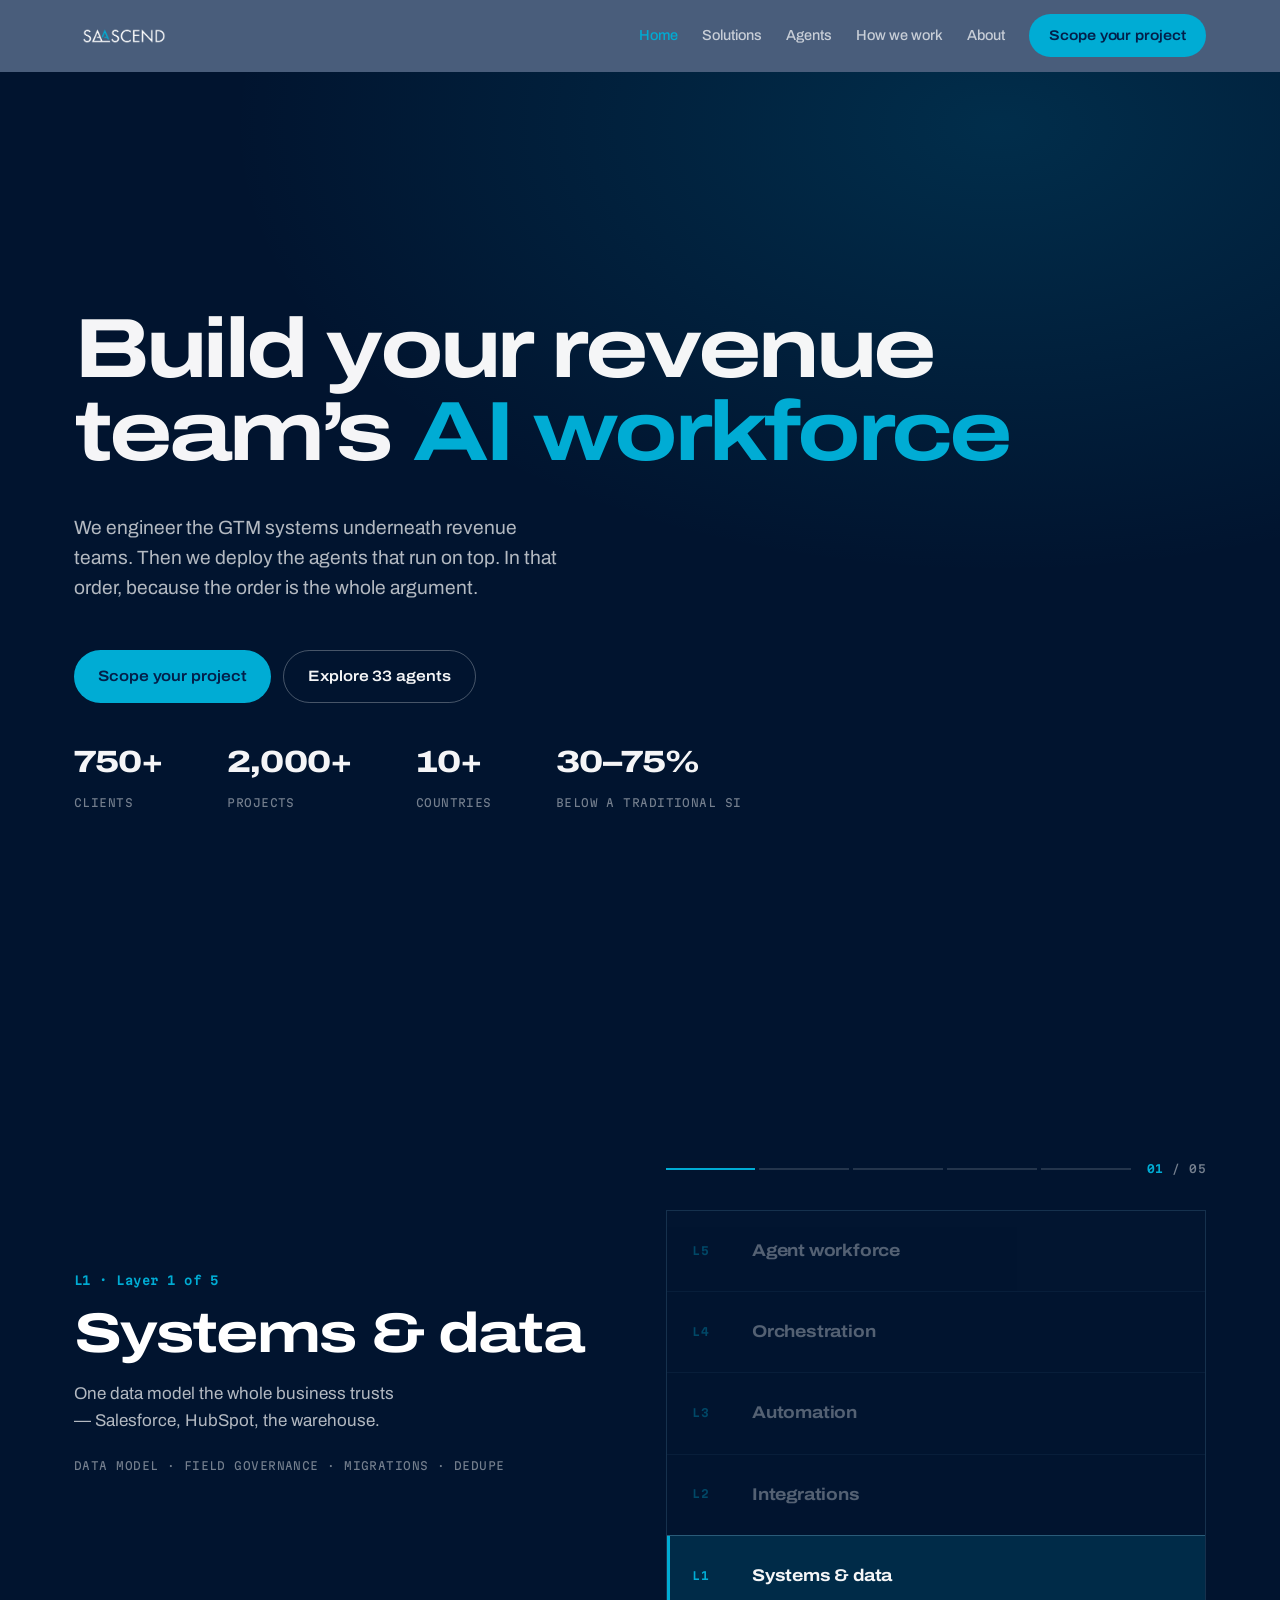
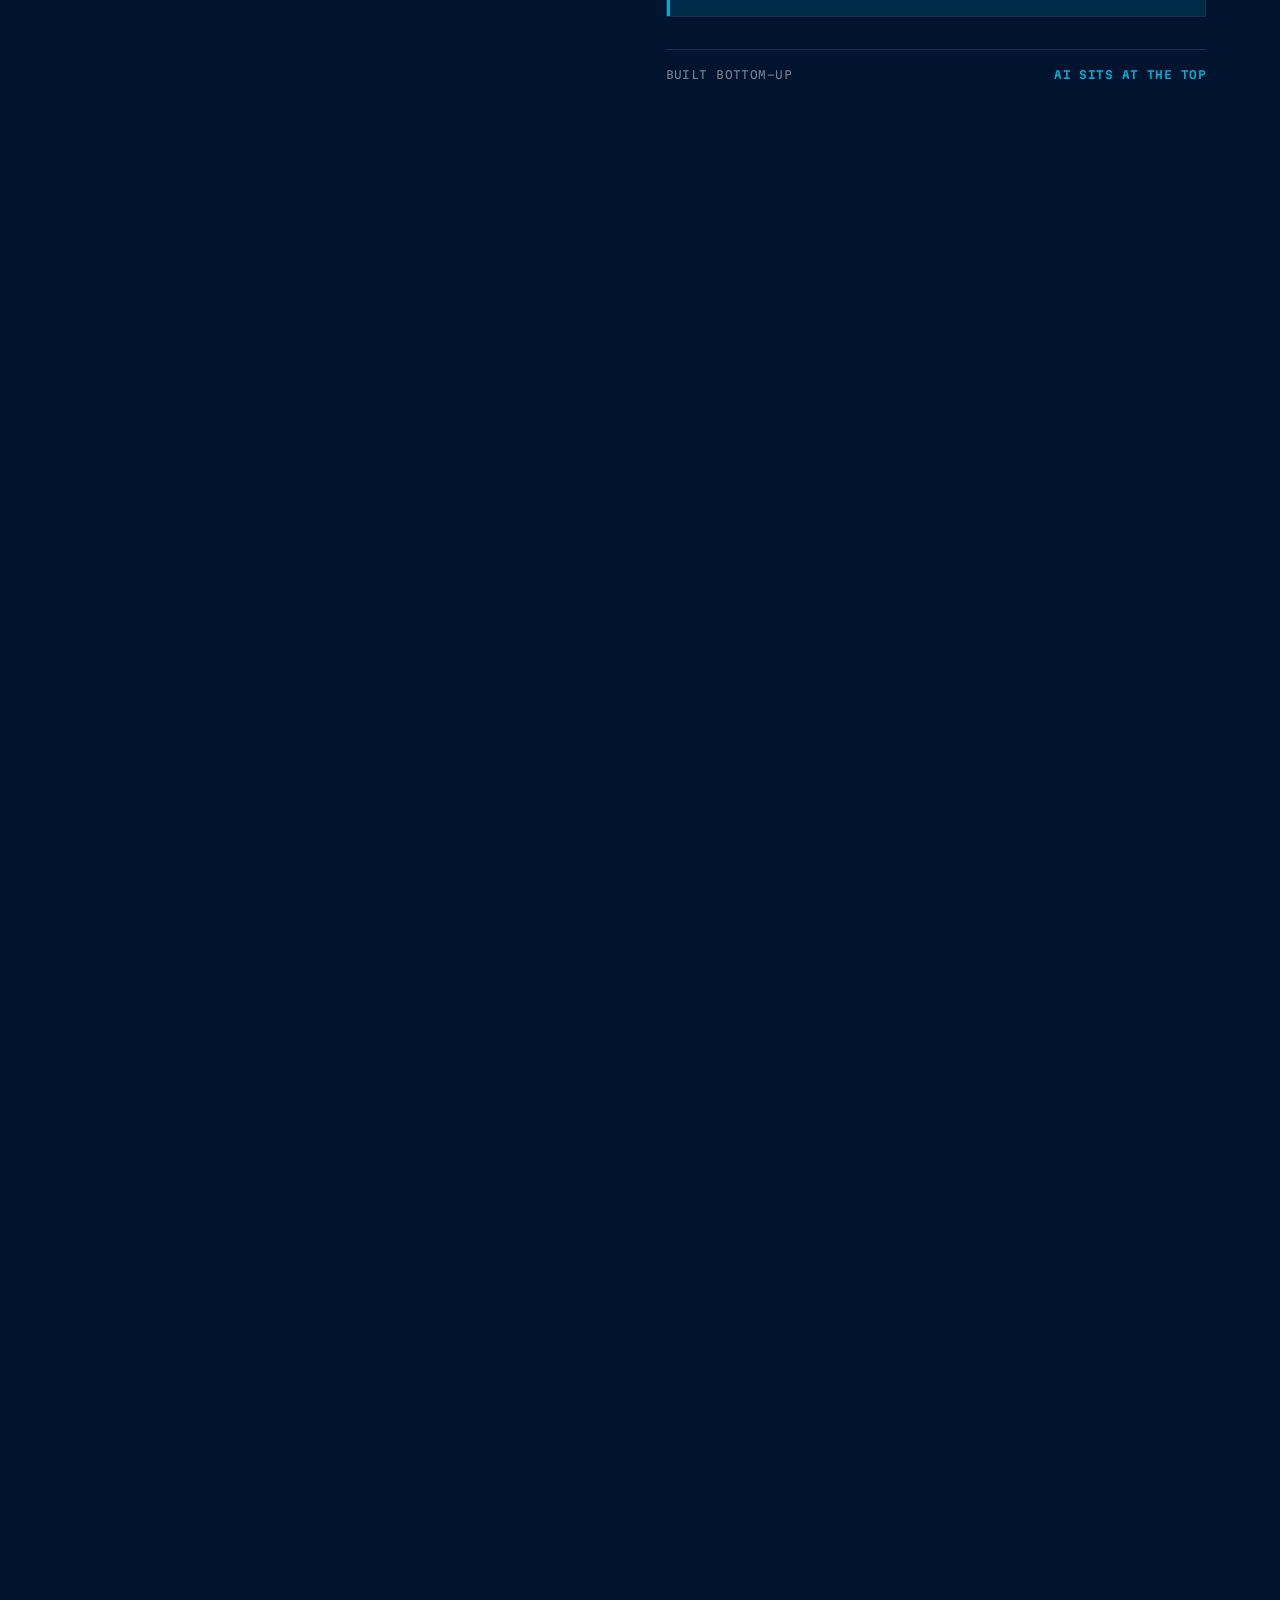
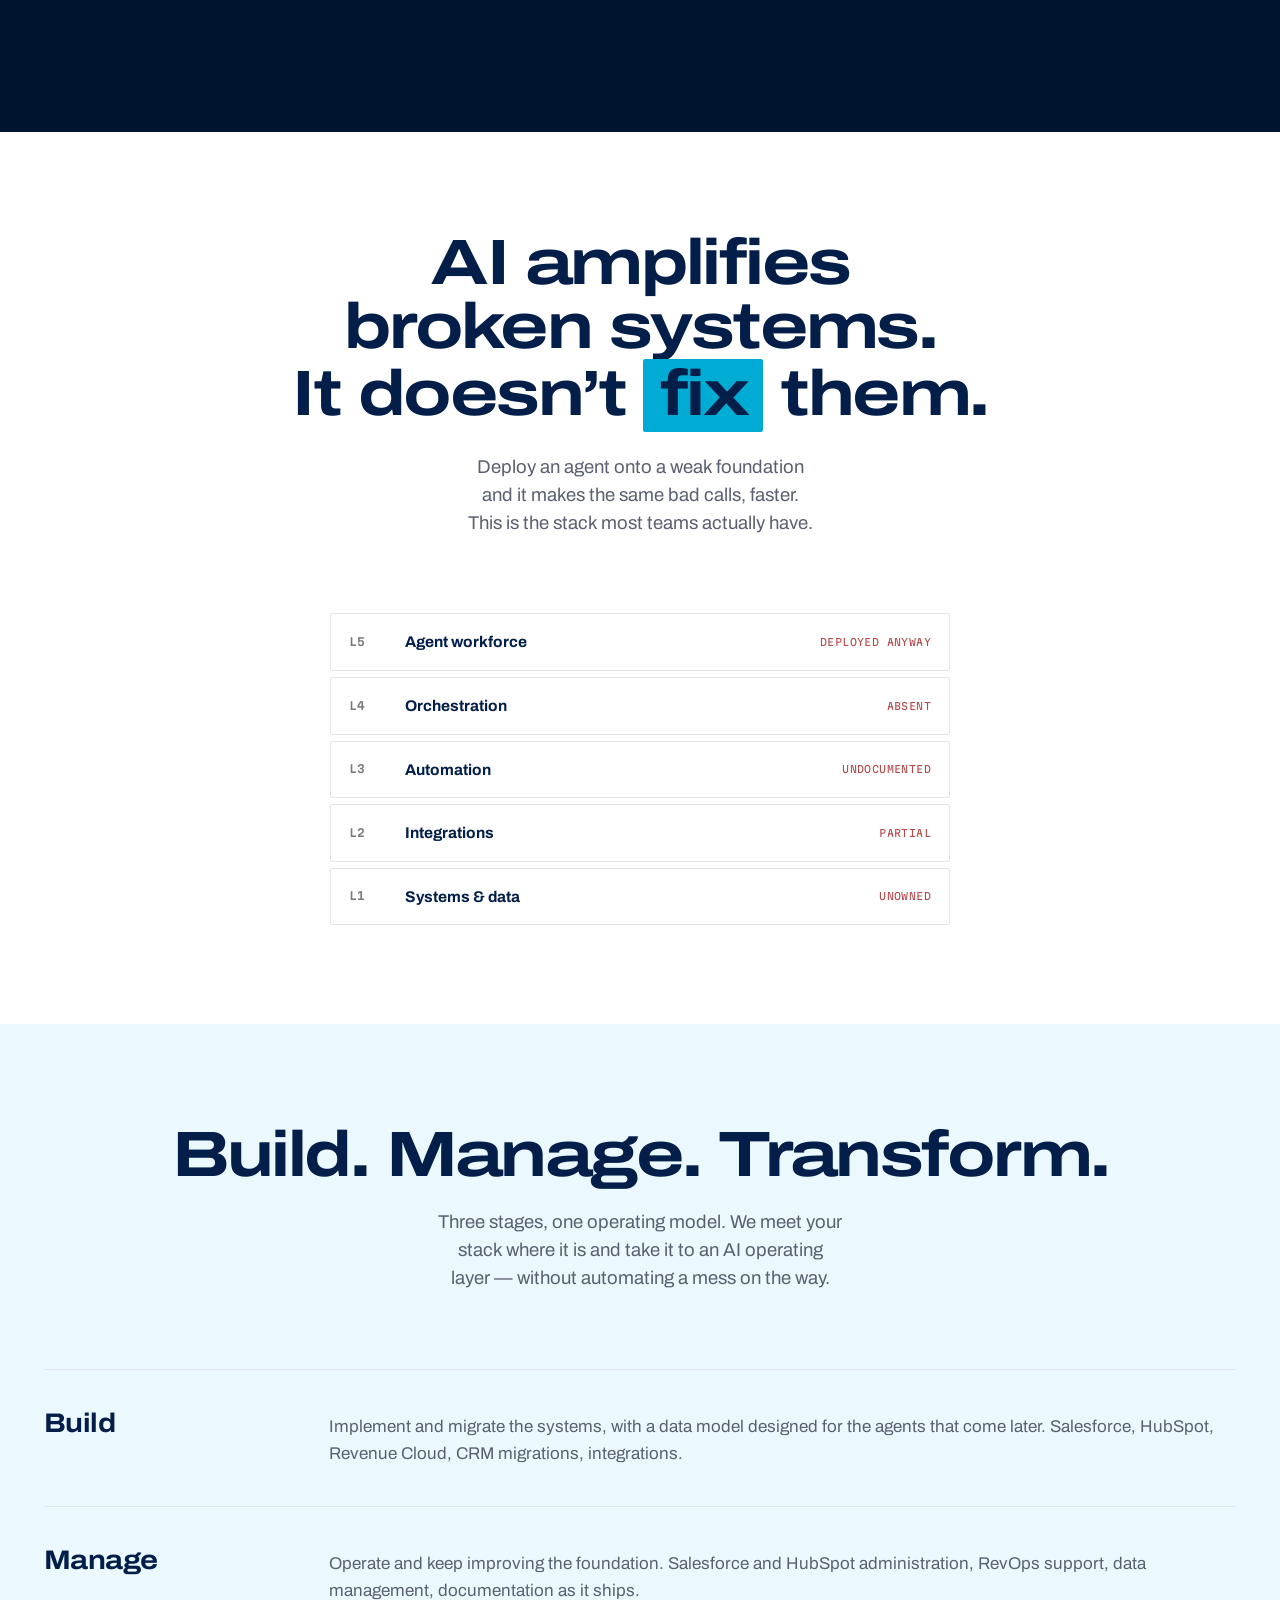
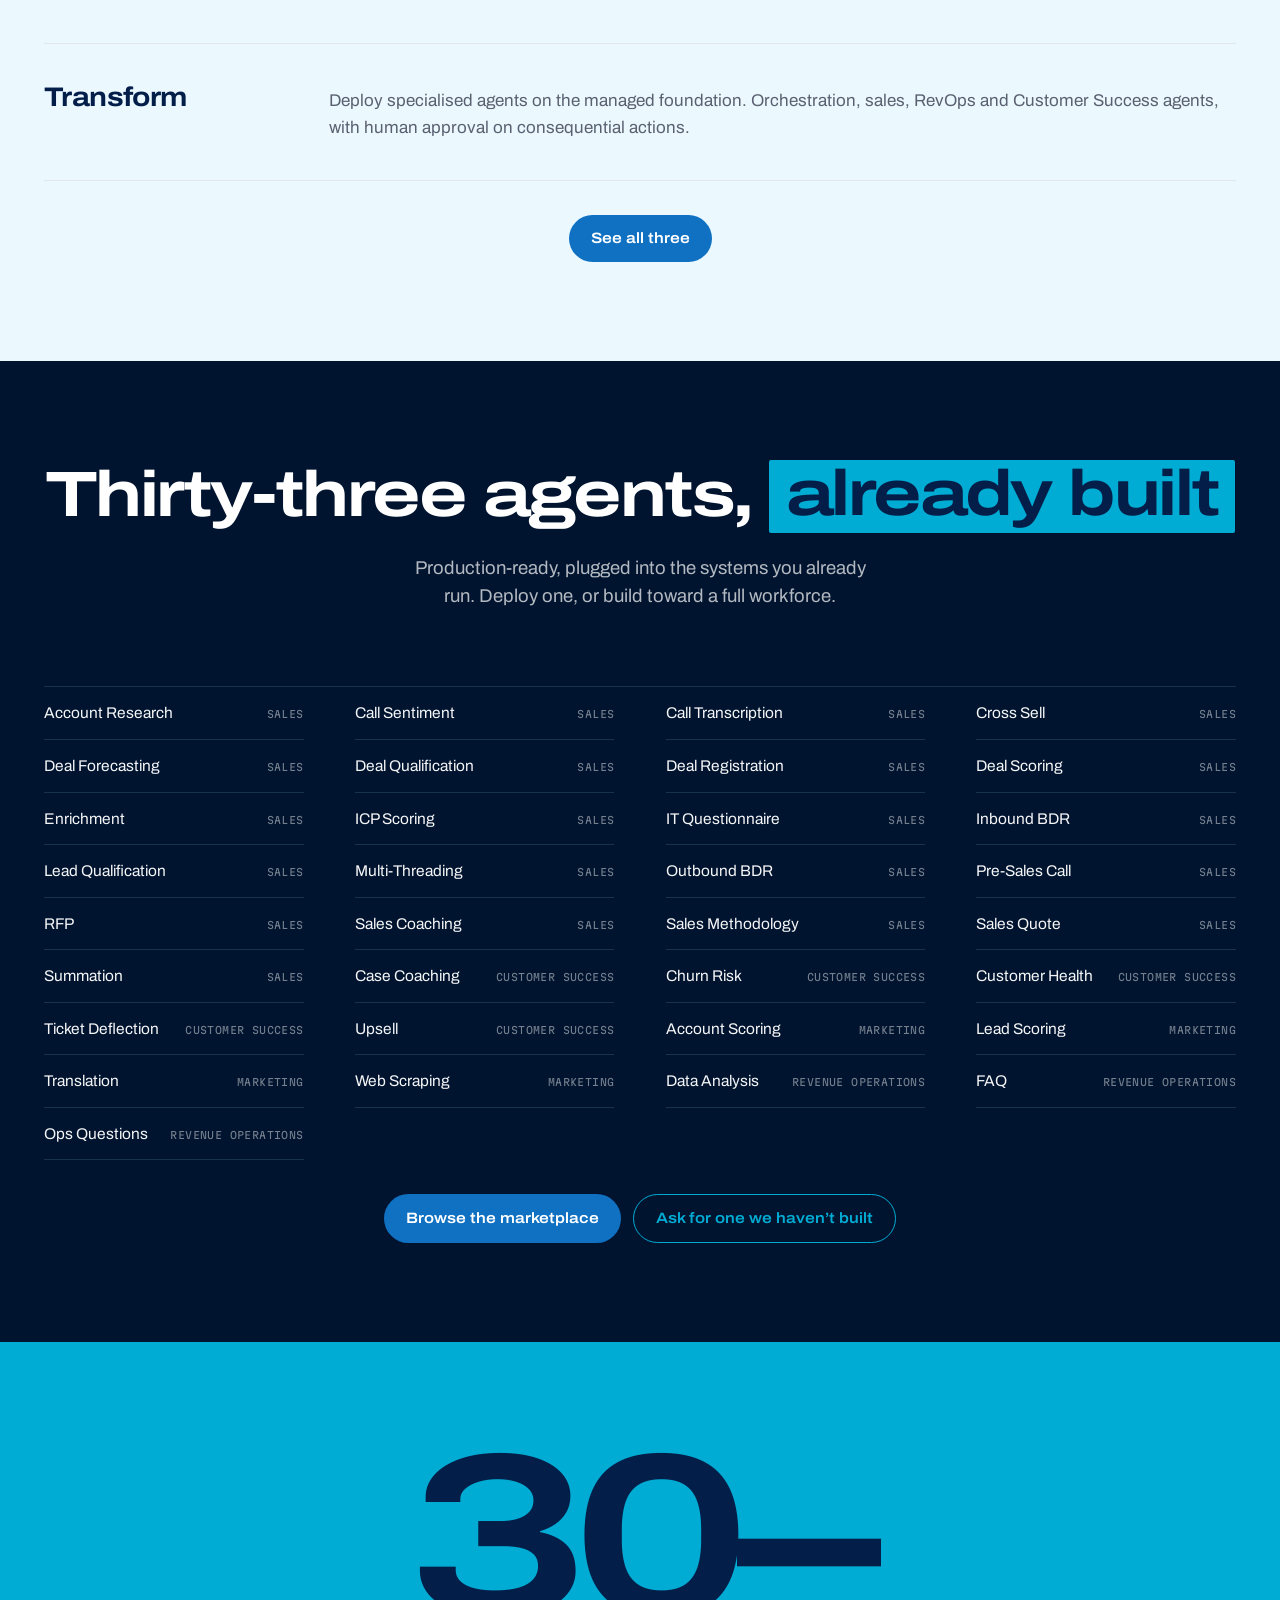
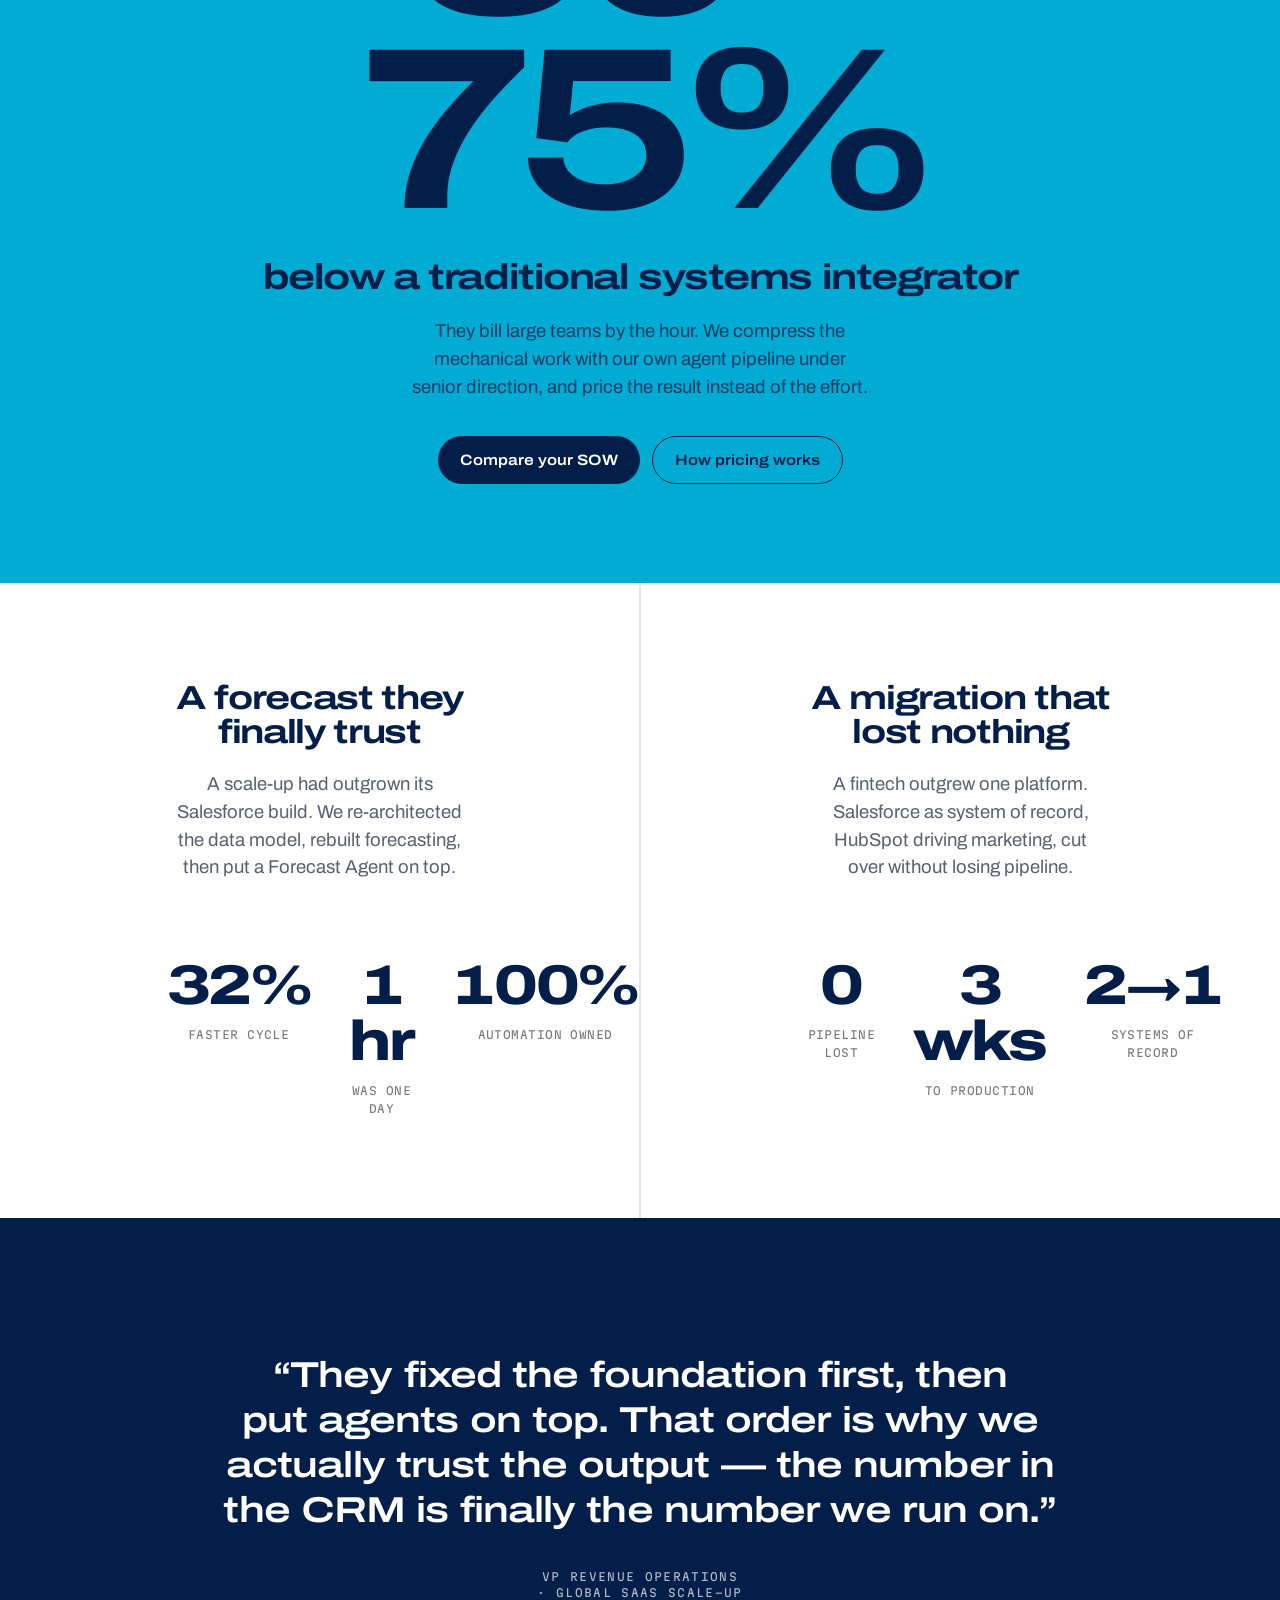
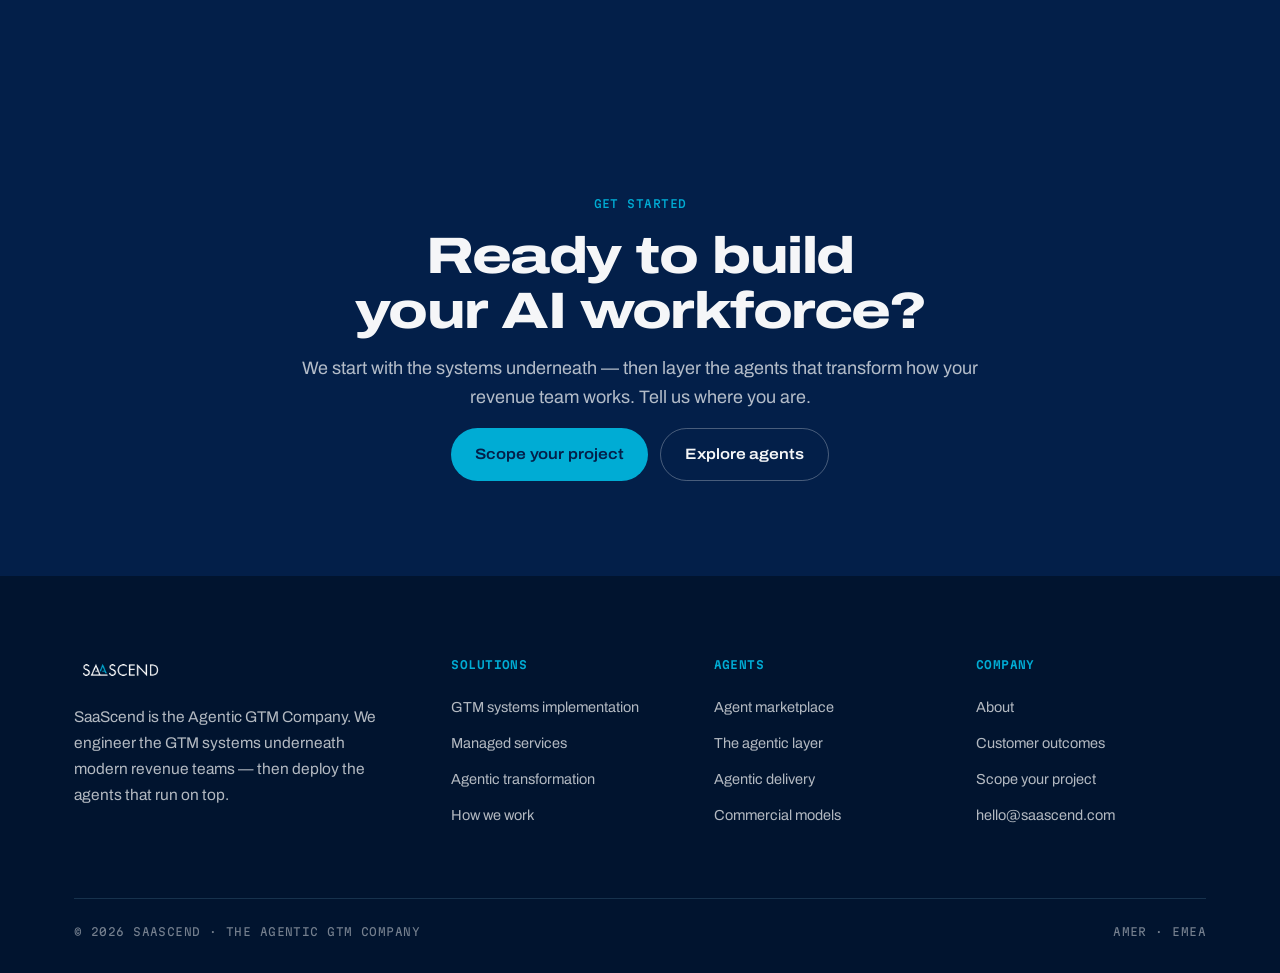
<file: index.html>
<!doctype html>
<html lang="en">
<head>
<meta charset="utf-8">
<meta name="viewport" content="width=device-width, initial-scale=1">
<title>SaaScend — Build the revenue team of the future</title>
<meta name="description" content="SaaScend is the Agentic GTM Company. We engineer the GTM systems underneath modern revenue teams — Salesforce, HubSpot, RevOps — then deploy the AI agents that run on top.">
<link rel="canonical" href="https://tejbadiani-bit.github.io/saascend-site/">
<meta property="og:title" content="SaaScend — Build the revenue team of the future">
<meta property="og:description" content="SaaScend is the Agentic GTM Company. We engineer the GTM systems underneath modern revenue teams — Salesforce, HubSpot, RevOps — then deploy the AI agents that run on top.">
<meta property="og:type" content="website">
<meta property="og:site_name" content="SaaScend">
<meta property="og:url" content="https://tejbadiani-bit.github.io/saascend-site/">
<meta property="og:image" content="https://tejbadiani-bit.github.io/saascend-site/assets/og-card.jpg">
<meta property="og:image:width" content="1200">
<meta property="og:image:height" content="630">
<meta property="og:image:alt" content="SaaScend — build your revenue team's AI workforce">
<meta name="twitter:card" content="summary_large_image">
<meta name="twitter:title" content="SaaScend — Build the revenue team of the future">
<meta name="twitter:description" content="SaaScend is the Agentic GTM Company. We engineer the GTM systems underneath modern revenue teams — Salesforce, HubSpot, RevOps — then deploy the AI agents that run on top.">
<meta name="twitter:image" content="https://tejbadiani-bit.github.io/saascend-site/assets/og-card.jpg">
<meta name="theme-color" content="#01142F">
<link rel="icon" href="assets/favicon.svg" type="image/svg+xml">
<link rel="icon" href="assets/favicon-32.png" sizes="32x32" type="image/png">
<link rel="apple-touch-icon" href="assets/apple-touch-icon.png">
<link rel="manifest" href="site.webmanifest">
<link rel="preconnect" href="https://fonts.googleapis.com">
<link rel="preconnect" href="https://fonts.gstatic.com" crossorigin>
<link rel="stylesheet" href="https://fonts.googleapis.com/css2?family=Archivo:wdth,wght@62..125,400..900&family=Martian+Mono:wght@400..600&display=swap">
<link rel="stylesheet" href="assets/site.css">
<script>document.documentElement.classList.add('js');</script>
</head>
<body>
<a class="btn" href="#main" style="position:absolute;left:-9999px">Skip to content</a>

<header class="nav">
  <div class="wrap nav__in">
    <a class="nav__logo" href="index.html" aria-label="SaaScend — home">
      <img src="assets/saascend-logo-white.png" alt="SaaScend">
    </a>
    <nav class="nav__links">
      <a class="nav__link is-active" href="index.html">Home</a><a class="nav__link" href="solutions.html">Solutions</a><a class="nav__link" href="agents.html">Agents</a><a class="nav__link" href="how-we-work.html">How we work</a><a class="nav__link" href="about.html">About</a>
      <a class="btn btn--cyan nav__cta" href="contact.html">Scope your project</a>
    </nav>
    <button class="nav__burger" aria-label="Menu" aria-expanded="false">
      <svg width="24" height="24" viewBox="0 0 24 24" fill="none" stroke="currentColor" stroke-width="1.8">
        <path d="M3 6h18M3 12h18M3 18h18"/></svg>
    </button>
  </div>
</header>
<div class="nav__scrim" hidden></div>
<div class="nav__panel" hidden>
  <div class="wrap">
    <a href="index.html">Home</a><a href="solutions.html">Solutions</a><a href="agents.html">Agents</a><a href="how-we-work.html">How we work</a><a href="about.html">About</a>
    <a href="contact.html" style="color:var(--cyan)">Scope your project &rarr;</a>
  </div>
</div>

<main id="main" class="page">

<section class="open">
  <div class="wrap">
    <h1 class="open__display">Build your revenue team&rsquo;s <span class="accent">AI workforce</span></h1>
    <p class="open__sub">We engineer the GTM systems underneath revenue teams. Then we deploy the
      agents that run on top. In that order, because the order is the whole argument.</p>
    <div class="open__act btn-row">
      <a class="btn btn--cyan" href="contact.html">Scope your project</a>
      <a class="btn btn--ghost-dark" href="agents.html">Explore 33 agents</a>
    </div>
    <div class="open__foot">
      <div><b>750+</b>clients</div>
      <div><b>2,000+</b>projects</div>
      <div><b>10+</b>countries</div>
      <div><b>30&ndash;75%</b>below a traditional SI</div>
    </div>
  </div>
</section>


<section class="seq" id="stack" data-seq>
  <div class="seq__track">
    <div class="seq__stage">
      <div class="wrap">
        <div class="seq__grid">
          <div>
            <div class="seq__copy"><div class="seq__step is-live" data-step="0"><div class="seq__id">L1 &middot; Layer 1 of 5</div><div class="seq__name">Systems &amp; data</div><p class="seq__note">One data model the whole business trusts &mdash; Salesforce, HubSpot, the warehouse.</p><div class="seq__caps">Data model · Field governance · Migrations · Dedupe</div></div><div class="seq__step" data-step="1"><div class="seq__id">L2 &middot; Layer 2 of 5</div><div class="seq__name">Integrations</div><p class="seq__note">Observable flow between systems, not point-to-point guesswork.</p><div class="seq__caps">Named credentials · Platform events · Observable sync</div></div><div class="seq__step" data-step="2"><div class="seq__id">L3 &middot; Layer 3 of 5</div><div class="seq__name">Automation</div><p class="seq__note">Documented, single-owner automation with defined guardrails.</p><div class="seq__caps">Flows · Apex · Single-writer rules · Guardrails</div></div><div class="seq__step" data-step="3"><div class="seq__id">L4 &middot; Layer 4 of 5</div><div class="seq__name">Orchestration</div><p class="seq__note">A master agent that holds context and routes work across the stack.</p><div class="seq__caps">Context store · Routing · Approvals · Audit trail</div></div><div class="seq__step" data-step="4"><div class="seq__id">L5 &middot; Layer 5 of 5</div><div class="seq__name">Agent workforce</div><p class="seq__note">33 specialised agents doing real GTM work, with human approval on consequential actions.</p><div class="seq__caps">33 agents · 4 GTM teams · Human in the loop</div></div></div>
            <div class="seq__cue" aria-hidden="true">
              <span>Scroll to build the stack</span>
              <svg width="12" height="16" viewBox="0 0 12 16" fill="none" stroke="currentColor" stroke-width="1.6">
                <path d="M6 1v13M1.5 9.5 6 14l4.5-4.5"/>
              </svg>
            </div>
          </div>
          <div>
            <div class="seq__meter">
              <div class="seq__ticks"><span class="seq__tick is-on" data-tick="0"></span><span class="seq__tick" data-tick="1"></span><span class="seq__tick" data-tick="2"></span><span class="seq__tick" data-tick="3"></span><span class="seq__tick" data-tick="4"></span></div>
              <div class="seq__count"><b data-seq-n>01</b> / 05</div>
            </div>
            <div class="seq__plates"><div class="plate is-built is-current" data-plate="0"><div class="plate__id">L1</div><div class="plate__name">Systems &amp; data</div></div><div class="plate" data-plate="1"><div class="plate__id">L2</div><div class="plate__name">Integrations</div></div><div class="plate" data-plate="2"><div class="plate__id">L3</div><div class="plate__name">Automation</div></div><div class="plate" data-plate="3"><div class="plate__id">L4</div><div class="plate__name">Orchestration</div></div><div class="plate" data-plate="4"><div class="plate__id">L5</div><div class="plate__name">Agent workforce</div></div></div>
            <div class="seq__foot">
              <span>Built bottom-up</span>
              <span><b>AI sits at the top</b></span>
            </div>
          </div>
        </div>
      </div>
    </div>
  </div>
</section>

<section class="tile field--paper">
  <div class="tile__in">
    <h2 class="tile__name">AI amplifies broken systems.<br>It doesn&rsquo;t <span class="mark">fix</span> them.</h2>
    <p class="tile__line">Deploy an agent onto a weak foundation and it makes the same bad calls,
      faster. This is the stack most teams actually have.</p>
    <div class="tile__art">
      <div class="weak"><div class="weak__row"><div class="weak__id">L1</div><div class="weak__t">Systems &amp; data</div><div class="weak__s">unowned</div></div><div class="weak__row"><div class="weak__id">L2</div><div class="weak__t">Integrations</div><div class="weak__s">partial</div></div><div class="weak__row"><div class="weak__id">L3</div><div class="weak__t">Automation</div><div class="weak__s">undocumented</div></div><div class="weak__row"><div class="weak__id">L4</div><div class="weak__t">Orchestration</div><div class="weak__s">absent</div></div><div class="weak__row"><div class="weak__id">L5</div><div class="weak__t">Agent workforce</div><div class="weak__s">deployed anyway</div></div></div>
    </div>
  </div>
</section>

<section class="tile field--ice">
  <div class="tile__in tile__in--wide">
    <h2 class="tile__name">Build. Manage. Transform.</h2>
    <p class="tile__line">Three stages, one operating model. We meet your stack where it is and take
      it to an AI operating layer &mdash; without automating a mess on the way.</p>
    <div class="tile__art">
      <div class="tlist" style="text-align:left">
        <div class="trow"><div class="trow__k">Build</div>
          <div class="trow__v">Implement and migrate the systems, with a data model designed for the
            agents that come later. Salesforce, HubSpot, Revenue Cloud, CRM migrations, integrations.</div></div>
        <div class="trow"><div class="trow__k">Manage</div>
          <div class="trow__v">Operate and keep improving the foundation. Salesforce and HubSpot
            administration, RevOps support, data management, documentation as it ships.</div></div>
        <div class="trow"><div class="trow__k">Transform</div>
          <div class="trow__v">Deploy specialised agents on the managed foundation. Orchestration,
            sales, RevOps and Customer Success agents, with human approval on consequential actions.</div></div>
      </div>
    </div>
    <div class="tile__act">
      <a class="pill pill--fill" href="solutions.html">See all three</a>
    </div>
  </div>
</section>

<section class="tile field--abyss">
  <div class="tile__in tile__in--wide">
    <h2 class="tile__name">Thirty-three agents, <span class="mark">already built</span></h2>
    <p class="tile__line">Production-ready, plugged into the systems you already run. Deploy one, or
      build toward a full workforce.</p>
    <div class="tile__art">
      <div class="roster"><div class="roster__item"><b>Account Research</b><span class="roster__team">Sales</span></div><div class="roster__item"><b>Call Sentiment</b><span class="roster__team">Sales</span></div><div class="roster__item"><b>Call Transcription</b><span class="roster__team">Sales</span></div><div class="roster__item"><b>Cross Sell</b><span class="roster__team">Sales</span></div><div class="roster__item"><b>Deal Forecasting</b><span class="roster__team">Sales</span></div><div class="roster__item"><b>Deal Qualification</b><span class="roster__team">Sales</span></div><div class="roster__item"><b>Deal Registration</b><span class="roster__team">Sales</span></div><div class="roster__item"><b>Deal Scoring</b><span class="roster__team">Sales</span></div><div class="roster__item"><b>Enrichment</b><span class="roster__team">Sales</span></div><div class="roster__item"><b>ICP Scoring</b><span class="roster__team">Sales</span></div><div class="roster__item"><b>IT Questionnaire</b><span class="roster__team">Sales</span></div><div class="roster__item"><b>Inbound BDR</b><span class="roster__team">Sales</span></div><div class="roster__item"><b>Lead Qualification</b><span class="roster__team">Sales</span></div><div class="roster__item"><b>Multi-Threading</b><span class="roster__team">Sales</span></div><div class="roster__item"><b>Outbound BDR</b><span class="roster__team">Sales</span></div><div class="roster__item"><b>Pre-Sales Call</b><span class="roster__team">Sales</span></div><div class="roster__item"><b>RFP</b><span class="roster__team">Sales</span></div><div class="roster__item"><b>Sales Coaching</b><span class="roster__team">Sales</span></div><div class="roster__item"><b>Sales Methodology</b><span class="roster__team">Sales</span></div><div class="roster__item"><b>Sales Quote</b><span class="roster__team">Sales</span></div><div class="roster__item"><b>Summation</b><span class="roster__team">Sales</span></div><div class="roster__item"><b>Case Coaching</b><span class="roster__team">Customer Success</span></div><div class="roster__item"><b>Churn Risk</b><span class="roster__team">Customer Success</span></div><div class="roster__item"><b>Customer Health</b><span class="roster__team">Customer Success</span></div><div class="roster__item"><b>Ticket Deflection</b><span class="roster__team">Customer Success</span></div><div class="roster__item"><b>Upsell</b><span class="roster__team">Customer Success</span></div><div class="roster__item"><b>Account Scoring</b><span class="roster__team">Marketing</span></div><div class="roster__item"><b>Lead Scoring</b><span class="roster__team">Marketing</span></div><div class="roster__item"><b>Translation</b><span class="roster__team">Marketing</span></div><div class="roster__item"><b>Web Scraping</b><span class="roster__team">Marketing</span></div><div class="roster__item"><b>Data Analysis</b><span class="roster__team">Revenue Operations</span></div><div class="roster__item"><b>FAQ</b><span class="roster__team">Revenue Operations</span></div><div class="roster__item"><b>Ops Questions</b><span class="roster__team">Revenue Operations</span></div></div>
    </div>
    <div class="tile__act">
      <a class="pill pill--fill" href="agents.html">Browse the marketplace</a>
      <a class="pill pill--line" href="contact.html">Ask for one we haven&rsquo;t built</a>
    </div>
  </div>
</section>

<section class="tile field--cyan">
  <div class="tile__in">
    <div class="bignum">30&ndash;75%</div>
    <h2 class="tile__name" style="margin-top:clamp(20px,3vw,32px);font-size:clamp(1.5rem,2.8vw,2.25rem)">
      below a traditional systems integrator</h2>
    <p class="tile__line">They bill large teams by the hour. We compress the mechanical work with our
      own agent pipeline under senior direction, and price the result instead of the effort.</p>
    <div class="tile__act">
      <a class="pill pill--fill" href="contact.html">Compare your SOW</a>
      <a class="pill pill--line" href="how-we-work.html#pricing">How pricing works</a>
    </div>
  </div>
</section>

<div class="tiles-2">
  <section class="tile field--paper">
    <div class="tile__in">
      <h2 class="tile__name">A forecast they finally trust</h2>
      <p class="tile__line">A scale-up had outgrown its Salesforce build. We re-architected the data
        model, rebuilt forecasting, then put a Forecast Agent on top.</p>
      <div class="tile__art">
        <div class="runs">
          <div class="run"><b>32%</b><span>faster cycle</span></div>
          <div class="run"><b>1 hr</b><span>was one day</span></div>
          <div class="run"><b>100%</b><span>automation owned</span></div>
        </div>
      </div>
    </div>
  </section>
  <section class="tile field--paper">
    <div class="tile__in">
      <h2 class="tile__name">A migration that lost nothing</h2>
      <p class="tile__line">A fintech outgrew one platform. Salesforce as system of record, HubSpot
        driving marketing, cut over without losing pipeline.</p>
      <div class="tile__art">
        <div class="runs">
          <div class="run"><b>0</b><span>pipeline lost</span></div>
          <div class="run"><b>3 wks</b><span>to production</span></div>
          <div class="run"><b>2&rarr;1</b><span>systems of record</span></div>
        </div>
      </div>
    </div>
  </section>
</div>

<section class="tile field--navy">
  <div class="tile__in">
    <blockquote class="tile__name" style="font-weight:600;font-size:clamp(1.375rem,3vw,2.25rem);letter-spacing:-0.025em;line-height:1.25">
      &ldquo;They fixed the foundation first, then put agents on top. That order is why we actually
      trust the output &mdash; the number in the CRM is finally the number we run on.&rdquo;</blockquote>
    <p class="tile__line" style="font-family:var(--mono);font-size:0.6875rem;letter-spacing:0.12em;text-transform:uppercase">
      VP Revenue Operations &middot; Global SaaS scale-up</p>
  </div>
</section>

<section class="strata strata--dark">
  <div class="wrap on-dark">
    <div class="head head--center rv">
      <div class="t-sys">Get started</div>
      <h2 class="t-h1">Ready to build your AI workforce?</h2>
      <p class="t-lead">We start with the systems underneath &mdash; then layer the agents that
        transform how your revenue team works. Tell us where you are.</p>
      <div class="btn-row" style="justify-content:center">
        <a class="btn btn--cyan" href="contact.html">Scope your project</a>
        <a class="btn btn--ghost-dark" href="agents.html">Explore agents</a>
      </div>
    </div>
  </div>
</section>

</main>

<footer class="foot">
  <div class="wrap">
    <div class="foot__top">
      <div>
        <div class="foot__logo"><img src="assets/saascend-logo-white.png" alt="SaaScend"></div>
        <p class="t-body" style="margin-top:20px;max-width:34ch;color:var(--on-dark-soft)">
          SaaScend is the Agentic GTM Company. We engineer the GTM systems underneath modern
          revenue teams &mdash; then deploy the agents that run on top.</p>
      </div>
      <div class="foot__col">
        <h4>Solutions</h4>
        <a href="solutions.html">GTM systems implementation</a>
        <a href="solutions.html#manage">Managed services</a>
        <a href="solutions.html#transform">Agentic transformation</a>
        <a href="how-we-work.html">How we work</a>
      </div>
      <div class="foot__col">
        <h4>Agents</h4>
        <a href="agents.html">Agent marketplace</a>
        <a href="index.html#orchestration">The agentic layer</a>
        <a href="how-we-work.html#delivery">Agentic delivery</a>
        <a href="how-we-work.html#pricing">Commercial models</a>
      </div>
      <div class="foot__col">
        <h4>Company</h4>
        <a href="about.html">About</a>
        <a href="index.html#outcomes">Customer outcomes</a>
        <a href="contact.html">Scope your project</a>
        <a href="mailto:hello@saascend.com">hello@saascend.com</a>
      </div>
    </div>
    <div class="foot__base">
      <span>&copy; 2026 SaaScend &middot; The Agentic GTM Company</span>
      <span>AMER &middot; EMEA</span>
    </div>
  </div>
</footer>

<script src="assets/vendor/motion.js"></script>
<script src="assets/agents-data.js"></script>
<script src="assets/site.js"></script>
</body>
</html>
</file>
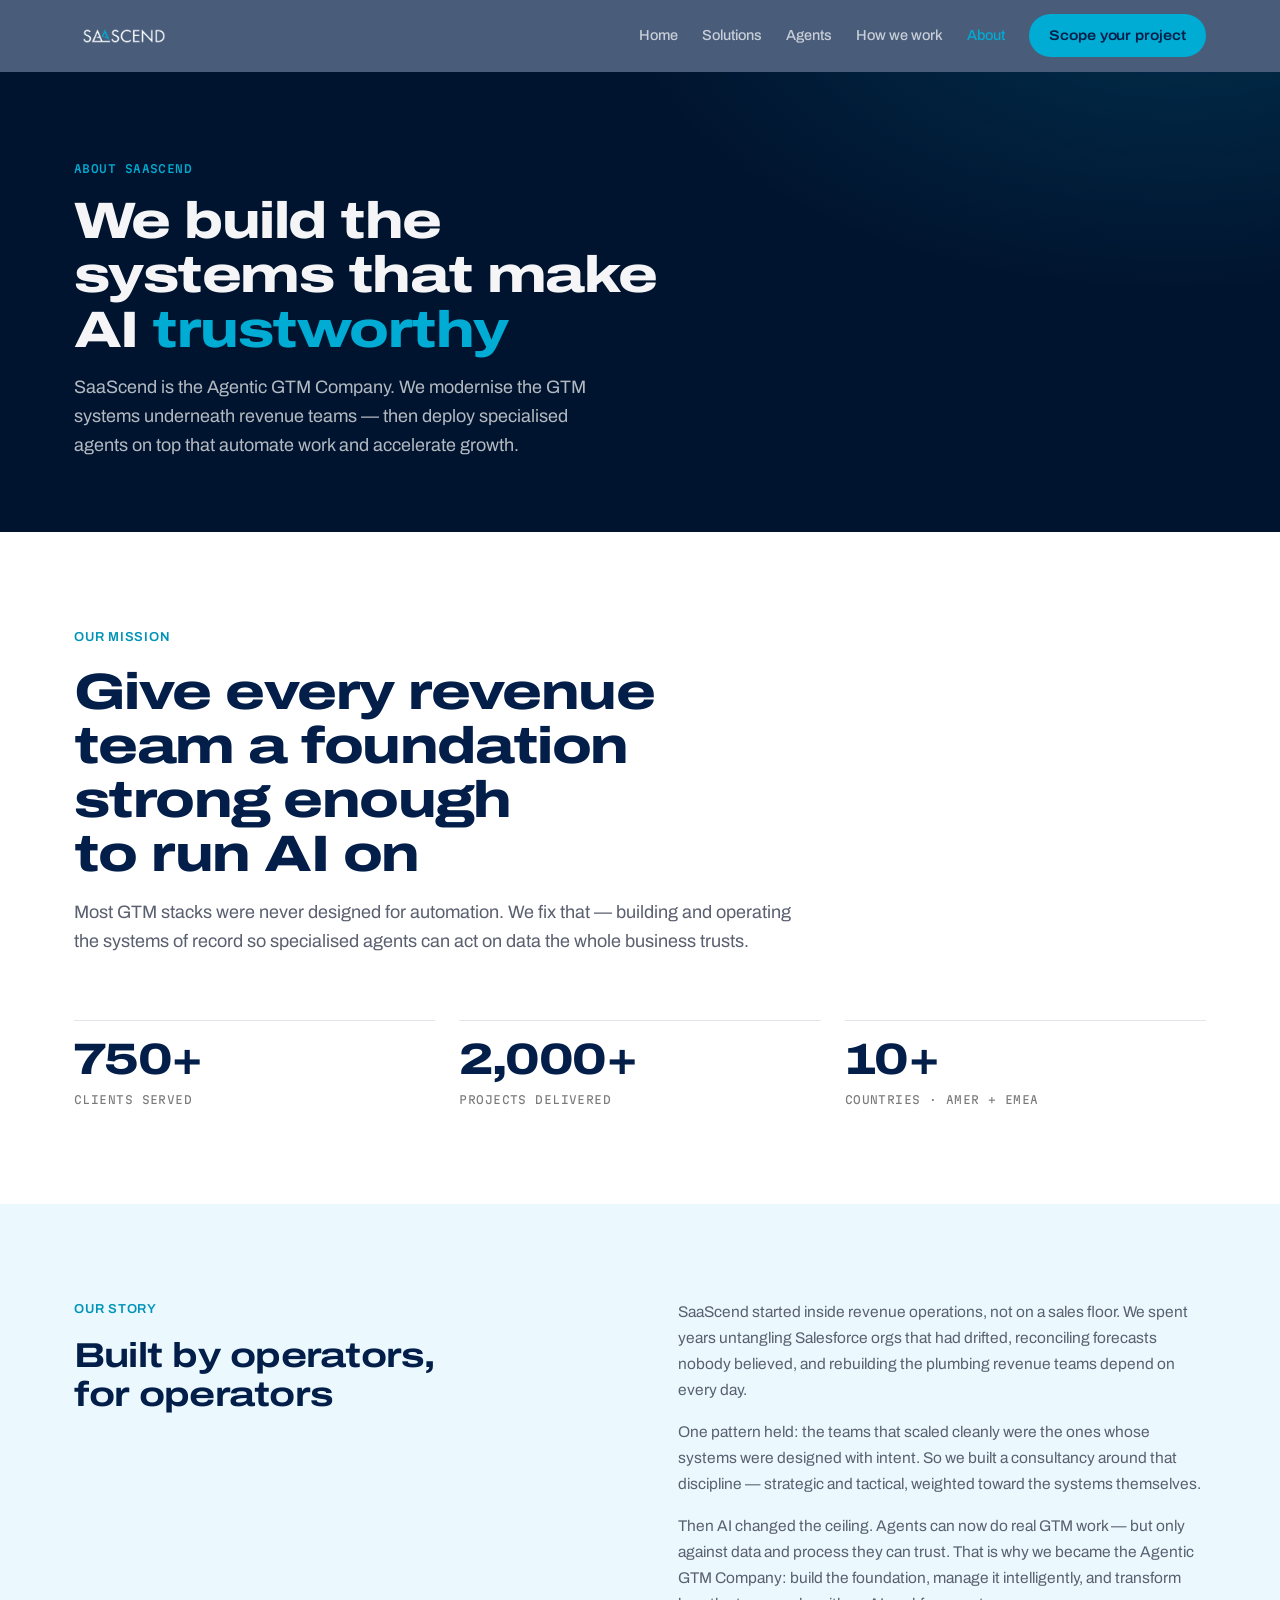
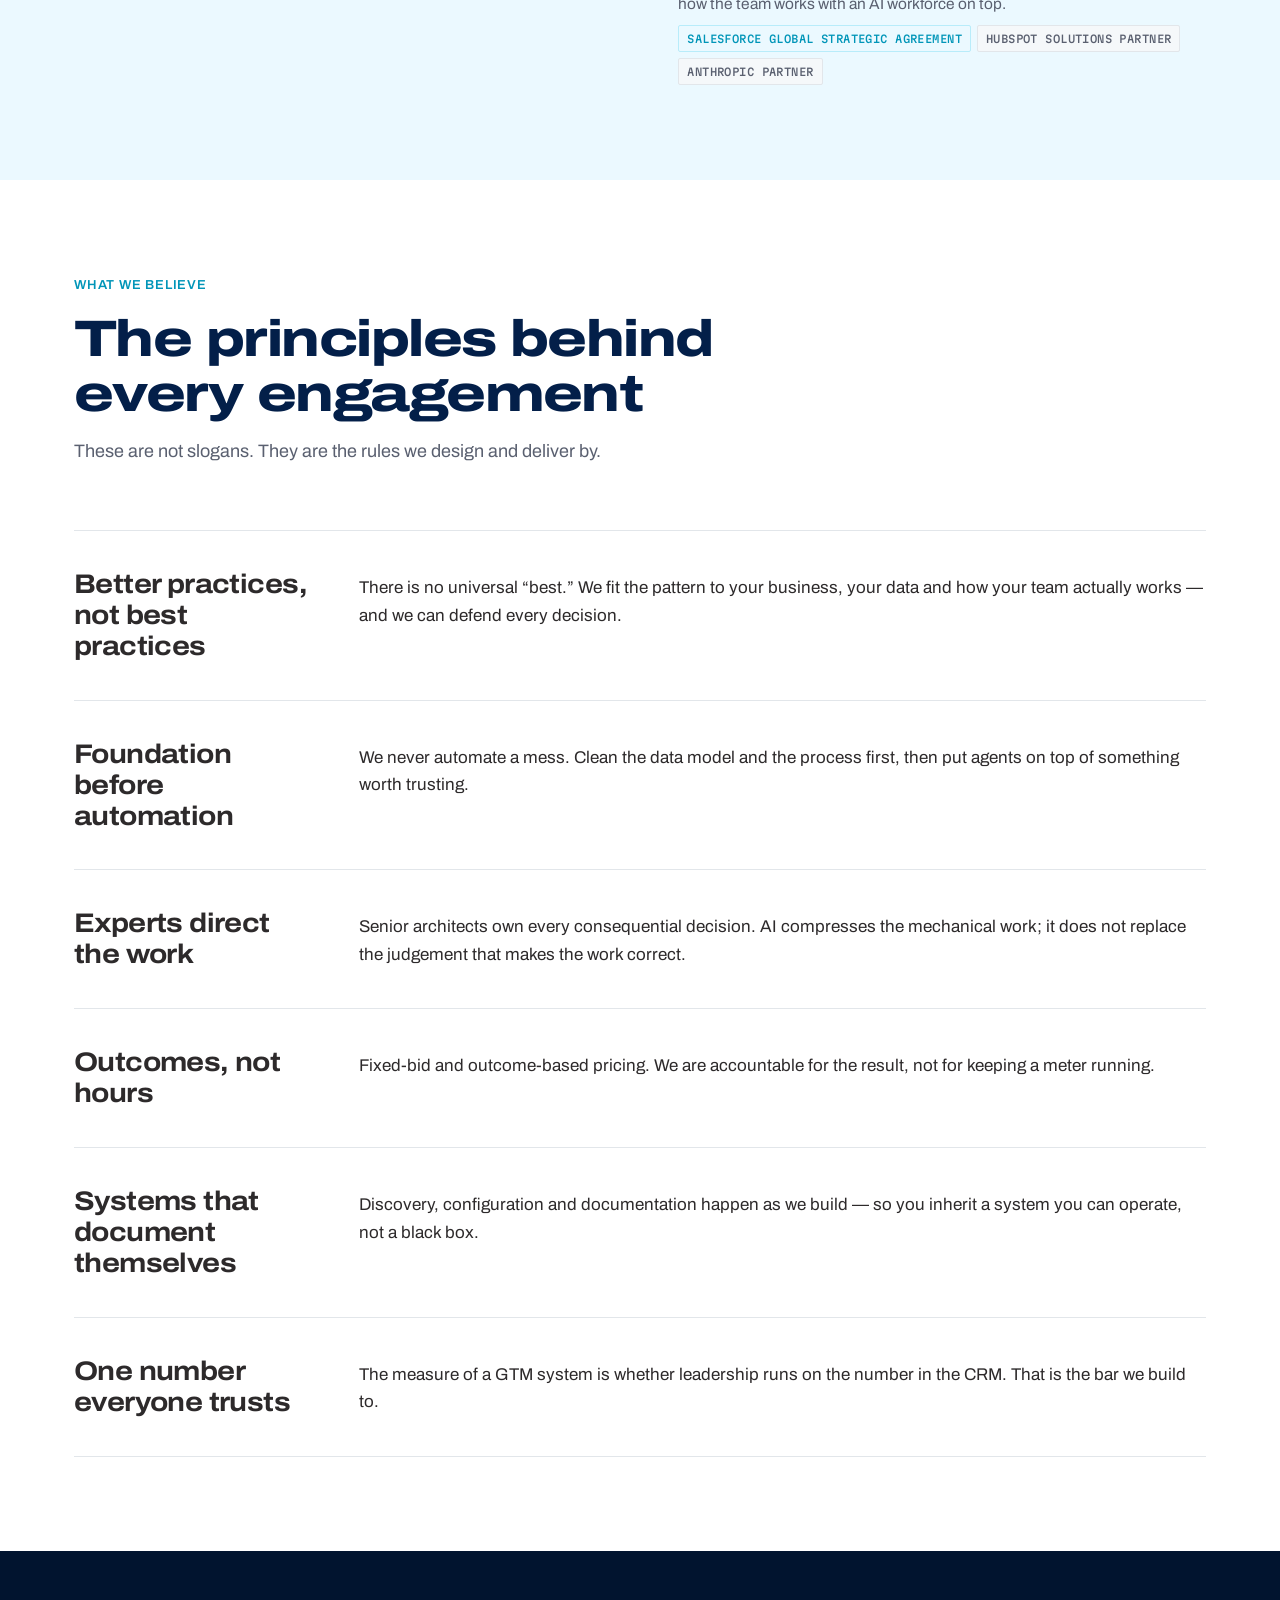
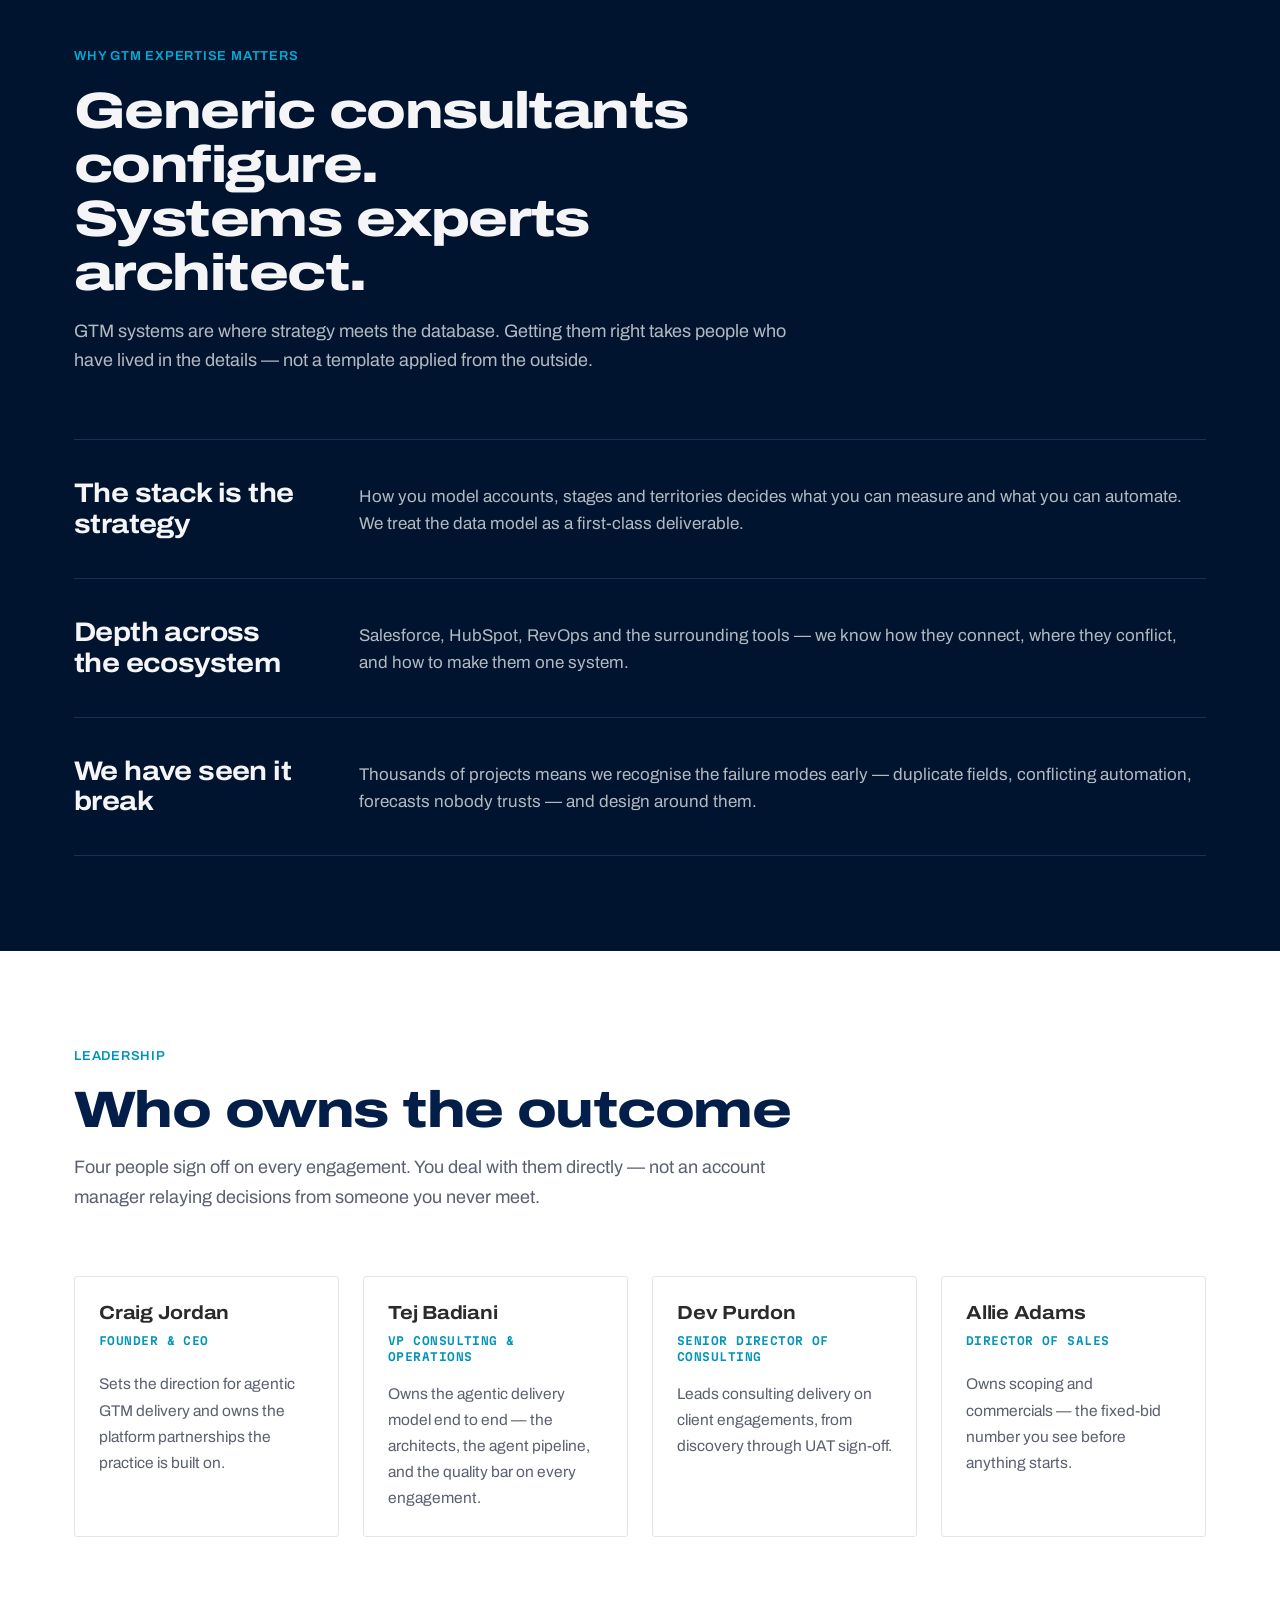
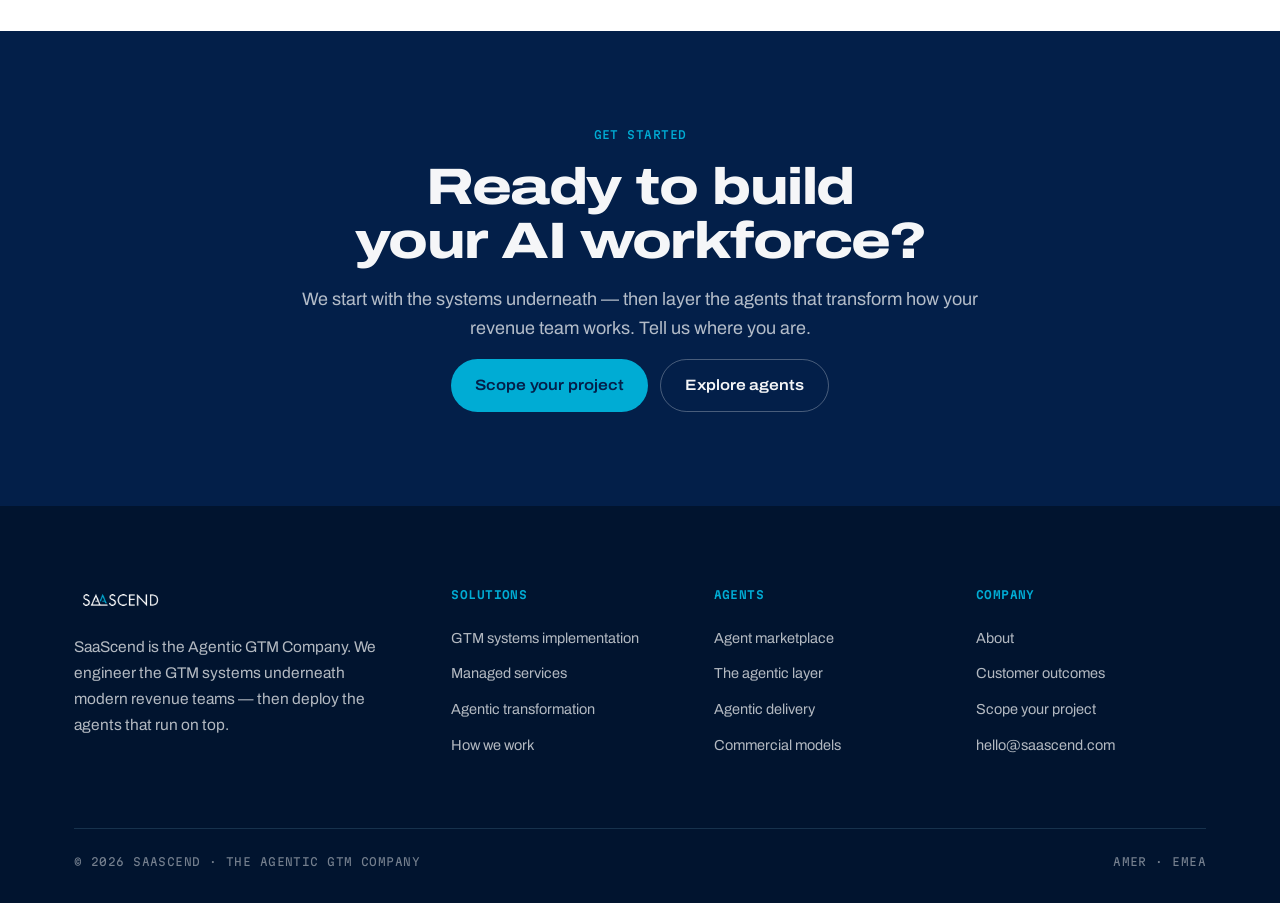
<file: about.html>
<!doctype html>
<html lang="en">
<head>
<meta charset="utf-8">
<meta name="viewport" content="width=device-width, initial-scale=1">
<title>About SaaScend — the Agentic GTM Company</title>
<meta name="description" content="Built by operators, for operators. We modernise the GTM systems underneath revenue teams, then deploy the AI agents that run on top.">
<link rel="canonical" href="https://tejbadiani-bit.github.io/saascend-site/about.html">
<meta property="og:title" content="About SaaScend — the Agentic GTM Company">
<meta property="og:description" content="Built by operators, for operators. We modernise the GTM systems underneath revenue teams, then deploy the AI agents that run on top.">
<meta property="og:type" content="website">
<meta property="og:site_name" content="SaaScend">
<meta property="og:url" content="https://tejbadiani-bit.github.io/saascend-site/about.html">
<meta property="og:image" content="https://tejbadiani-bit.github.io/saascend-site/assets/og-card.jpg">
<meta property="og:image:width" content="1200">
<meta property="og:image:height" content="630">
<meta property="og:image:alt" content="SaaScend — build your revenue team's AI workforce">
<meta name="twitter:card" content="summary_large_image">
<meta name="twitter:title" content="About SaaScend — the Agentic GTM Company">
<meta name="twitter:description" content="Built by operators, for operators. We modernise the GTM systems underneath revenue teams, then deploy the AI agents that run on top.">
<meta name="twitter:image" content="https://tejbadiani-bit.github.io/saascend-site/assets/og-card.jpg">
<meta name="theme-color" content="#01142F">
<link rel="icon" href="assets/favicon.svg" type="image/svg+xml">
<link rel="icon" href="assets/favicon-32.png" sizes="32x32" type="image/png">
<link rel="apple-touch-icon" href="assets/apple-touch-icon.png">
<link rel="manifest" href="site.webmanifest">
<link rel="preconnect" href="https://fonts.googleapis.com">
<link rel="preconnect" href="https://fonts.gstatic.com" crossorigin>
<link rel="stylesheet" href="https://fonts.googleapis.com/css2?family=Archivo:wdth,wght@62..125,400..900&family=Martian+Mono:wght@400..600&display=swap">
<link rel="stylesheet" href="assets/site.css">
<script>document.documentElement.classList.add('js');</script>
</head>
<body>
<a class="btn" href="#main" style="position:absolute;left:-9999px">Skip to content</a>

<header class="nav">
  <div class="wrap nav__in">
    <a class="nav__logo" href="index.html" aria-label="SaaScend — home">
      <img src="assets/saascend-logo-white.png" alt="SaaScend">
    </a>
    <nav class="nav__links">
      <a class="nav__link" href="index.html">Home</a><a class="nav__link" href="solutions.html">Solutions</a><a class="nav__link" href="agents.html">Agents</a><a class="nav__link" href="how-we-work.html">How we work</a><a class="nav__link is-active" href="about.html">About</a>
      <a class="btn btn--cyan nav__cta" href="contact.html">Scope your project</a>
    </nav>
    <button class="nav__burger" aria-label="Menu" aria-expanded="false">
      <svg width="24" height="24" viewBox="0 0 24 24" fill="none" stroke="currentColor" stroke-width="1.8">
        <path d="M3 6h18M3 12h18M3 18h18"/></svg>
    </button>
  </div>
</header>
<div class="nav__scrim" hidden></div>
<div class="nav__panel" hidden>
  <div class="wrap">
    <a href="index.html">Home</a><a href="solutions.html">Solutions</a><a href="agents.html">Agents</a><a href="how-we-work.html">How we work</a><a href="about.html">About</a>
    <a href="contact.html" style="color:var(--cyan)">Scope your project &rarr;</a>
  </div>
</div>

<main id="main" class="page">

<section class="strata strata--tight" style="background:
    radial-gradient(900px 500px at 92% -20%, rgba(0,172,212,0.18), transparent 62%),
    var(--abyss); padding-top:clamp(56px,7vw,88px); padding-bottom:clamp(48px,6vw,72px)">
  <div class="wrap on-dark">
    <div class="head stack-4">
      <div class="t-sys">About SaaScend</div>
      <h1 class="t-h1">We build the systems that make AI <span style="color:var(--cyan)">trustworthy</span></h1>
      <p class="t-lead" style="max-width:52ch">SaaScend is the Agentic GTM Company. We modernise the GTM systems underneath revenue teams — then deploy specialised agents on top that automate work and accelerate growth.</p>
    </div>
  </div>
</section>

<section class="strata strata--light">
  <div class="wrap">
    <div class="head rv">
      <div class="t-eyebrow">Our mission</div>
      <h2 class="t-h1" style="color:var(--navy)">Give every revenue team a foundation strong enough to run AI on</h2>
      <p class="t-lead">Most GTM stacks were never designed for automation. We fix that &mdash;
        building and operating the systems of record so specialised agents can act on data the
        whole business trusts.</p>
    </div>
    <div class="metrics metrics--light mt-16 rv">
      <div class="metric"><b>750+</b><span>clients served</span></div>
      <div class="metric"><b>2,000+</b><span>projects delivered</span></div>
      <div class="metric"><b>10+</b><span>countries &middot; AMER + EMEA</span></div>
    </div>
  </div>
</section>

<section class="strata strata--ice">
  <div class="wrap">
    <div class="grid grid-2" style="gap:clamp(40px,6vw,80px);align-items:start">
      <div class="rv">
        <div class="t-eyebrow">Our story</div>
        <h2 class="t-h2" style="color:var(--navy);margin-top:16px">Built by operators, for operators</h2>
      </div>
      <div class="rv stack-4">
        <p class="t-body">SaaScend started inside revenue operations, not on a sales floor. We spent
          years untangling Salesforce orgs that had drifted, reconciling forecasts nobody believed,
          and rebuilding the plumbing revenue teams depend on every day.</p>
        <p class="t-body">One pattern held: the teams that scaled cleanly were the ones whose
          systems were designed with intent. So we built a consultancy around that discipline
          &mdash; strategic and tactical, weighted toward the systems themselves.</p>
        <p class="t-body">Then AI changed the ceiling. Agents can now do real GTM work &mdash; but
          only against data and process they can trust. That is why we became the Agentic GTM
          Company: build the foundation, manage it intelligently, and transform how the team works
          with an AI workforce on top.</p>
        <div class="chips" style="margin-top:8px">
          <span class="chip chip--cyan">Salesforce Global Strategic Agreement</span>
          <span class="chip">HubSpot solutions partner</span>
          <span class="chip">Anthropic partner</span>
        </div>
      </div>
    </div>
  </div>
</section>

<section class="strata strata--light">
  <div class="wrap">
    <div class="head rv">
      <div class="t-eyebrow">What we believe</div>
      <h2 class="t-h1" style="color:var(--navy)">The principles behind every engagement</h2>
      <p class="t-lead">These are not slogans. They are the rules we design and deliver by.</p>
    </div>
    <div class="tlist mt-16"><div class="trow"><div class="trow__k">Better practices, not best practices</div><div class="trow__v">There is no universal &ldquo;best.&rdquo; We fit the pattern to your business, your data and how your team actually works &mdash; and we can defend every decision.</div></div><div class="trow"><div class="trow__k">Foundation before automation</div><div class="trow__v">We never automate a mess. Clean the data model and the process first, then put agents on top of something worth trusting.</div></div><div class="trow"><div class="trow__k">Experts direct the work</div><div class="trow__v">Senior architects own every consequential decision. AI compresses the mechanical work; it does not replace the judgement that makes the work correct.</div></div><div class="trow"><div class="trow__k">Outcomes, not hours</div><div class="trow__v">Fixed-bid and outcome-based pricing. We are accountable for the result, not for keeping a meter running.</div></div><div class="trow"><div class="trow__k">Systems that document themselves</div><div class="trow__v">Discovery, configuration and documentation happen as we build &mdash; so you inherit a system you can operate, not a black box.</div></div><div class="trow"><div class="trow__k">One number everyone trusts</div><div class="trow__v">The measure of a GTM system is whether leadership runs on the number in the CRM. That is the bar we build to.</div></div></div>
  </div>
</section>

<section class="strata strata--abyss field--abyss">
  <div class="wrap on-dark">
    <div class="head rv">
      <div class="t-eyebrow">Why GTM expertise matters</div>
      <h2 class="t-h1">Generic consultants configure.<br>Systems experts architect.</h2>
      <p class="t-lead">GTM systems are where strategy meets the database. Getting them right takes
        people who have lived in the details &mdash; not a template applied from the outside.</p>
    </div>
    <div class="tlist mt-16"><div class="trow"><div class="trow__k">The stack is the strategy</div><div class="trow__v">How you model accounts, stages and territories decides what you can measure and what you can automate. We treat the data model as a first-class deliverable.</div></div><div class="trow"><div class="trow__k">Depth across the ecosystem</div><div class="trow__v">Salesforce, HubSpot, RevOps and the surrounding tools &mdash; we know how they connect, where they conflict, and how to make them one system.</div></div><div class="trow"><div class="trow__k">We have seen it break</div><div class="trow__v">Thousands of projects means we recognise the failure modes early &mdash; duplicate fields, conflicting automation, forecasts nobody trusts &mdash; and design around them.</div></div></div>
  </div>
</section>

<section class="strata strata--light">
  <div class="wrap">
    <div class="head rv">
      <div class="t-eyebrow">Leadership</div>
      <h2 class="t-h1" style="color:var(--navy)">Who owns the outcome</h2>
      <p class="t-lead">Four people sign off on every engagement. You deal with them directly
        &mdash; not an account manager relaying decisions from someone you never meet.</p>
    </div>
    <div class="grid grid-4 mt-16"><article class="card card--lift rv person"><h3 class="t-h3">Craig Jordan</h3><div class="person__role">Founder &amp; CEO</div><p class="t-body">Sets the direction for agentic GTM delivery and owns the platform partnerships the practice is built on.</p></article><article class="card card--lift rv person"><h3 class="t-h3">Tej Badiani</h3><div class="person__role">VP Consulting &amp; Operations</div><p class="t-body">Owns the agentic delivery model end to end &mdash; the architects, the agent pipeline, and the quality bar on every engagement.</p></article><article class="card card--lift rv person"><h3 class="t-h3">Dev Purdon</h3><div class="person__role">Senior Director of Consulting</div><p class="t-body">Leads consulting delivery on client engagements, from discovery through UAT sign-off.</p></article><article class="card card--lift rv person"><h3 class="t-h3">Allie Adams</h3><div class="person__role">Director of Sales</div><p class="t-body">Owns scoping and commercials &mdash; the fixed-bid number you see before anything starts.</p></article></div>
  </div>
</section>

<section class="strata strata--dark">
  <div class="wrap on-dark">
    <div class="head head--center rv">
      <div class="t-sys">Get started</div>
      <h2 class="t-h1">Ready to build your AI workforce?</h2>
      <p class="t-lead">We start with the systems underneath &mdash; then layer the agents that
        transform how your revenue team works. Tell us where you are.</p>
      <div class="btn-row" style="justify-content:center">
        <a class="btn btn--cyan" href="contact.html">Scope your project</a>
        <a class="btn btn--ghost-dark" href="agents.html">Explore agents</a>
      </div>
    </div>
  </div>
</section>

</main>

<footer class="foot">
  <div class="wrap">
    <div class="foot__top">
      <div>
        <div class="foot__logo"><img src="assets/saascend-logo-white.png" alt="SaaScend"></div>
        <p class="t-body" style="margin-top:20px;max-width:34ch;color:var(--on-dark-soft)">
          SaaScend is the Agentic GTM Company. We engineer the GTM systems underneath modern
          revenue teams &mdash; then deploy the agents that run on top.</p>
      </div>
      <div class="foot__col">
        <h4>Solutions</h4>
        <a href="solutions.html">GTM systems implementation</a>
        <a href="solutions.html#manage">Managed services</a>
        <a href="solutions.html#transform">Agentic transformation</a>
        <a href="how-we-work.html">How we work</a>
      </div>
      <div class="foot__col">
        <h4>Agents</h4>
        <a href="agents.html">Agent marketplace</a>
        <a href="index.html#orchestration">The agentic layer</a>
        <a href="how-we-work.html#delivery">Agentic delivery</a>
        <a href="how-we-work.html#pricing">Commercial models</a>
      </div>
      <div class="foot__col">
        <h4>Company</h4>
        <a href="about.html">About</a>
        <a href="index.html#outcomes">Customer outcomes</a>
        <a href="contact.html">Scope your project</a>
        <a href="mailto:hello@saascend.com">hello@saascend.com</a>
      </div>
    </div>
    <div class="foot__base">
      <span>&copy; 2026 SaaScend &middot; The Agentic GTM Company</span>
      <span>AMER &middot; EMEA</span>
    </div>
  </div>
</footer>

<script src="assets/vendor/motion.js"></script>
<script src="assets/agents-data.js"></script>
<script src="assets/site.js"></script>
</body>
</html>
</file>
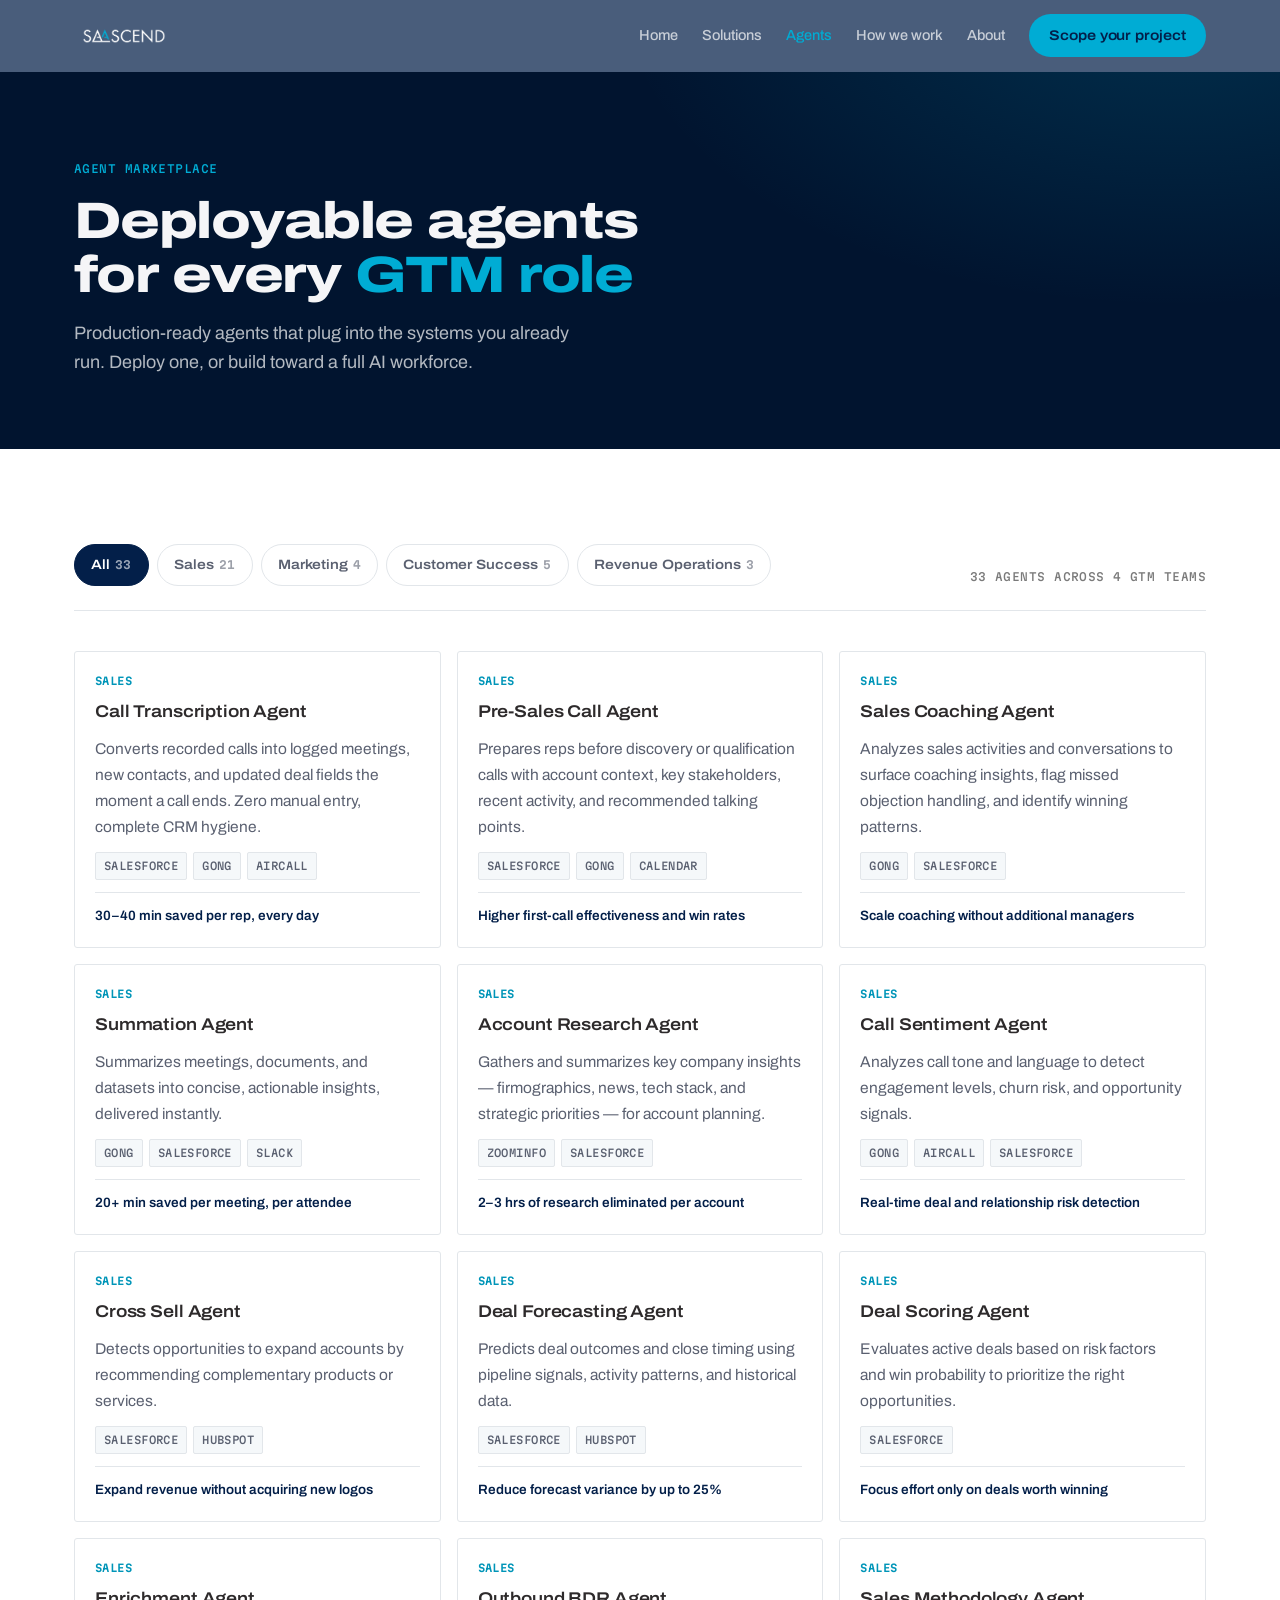
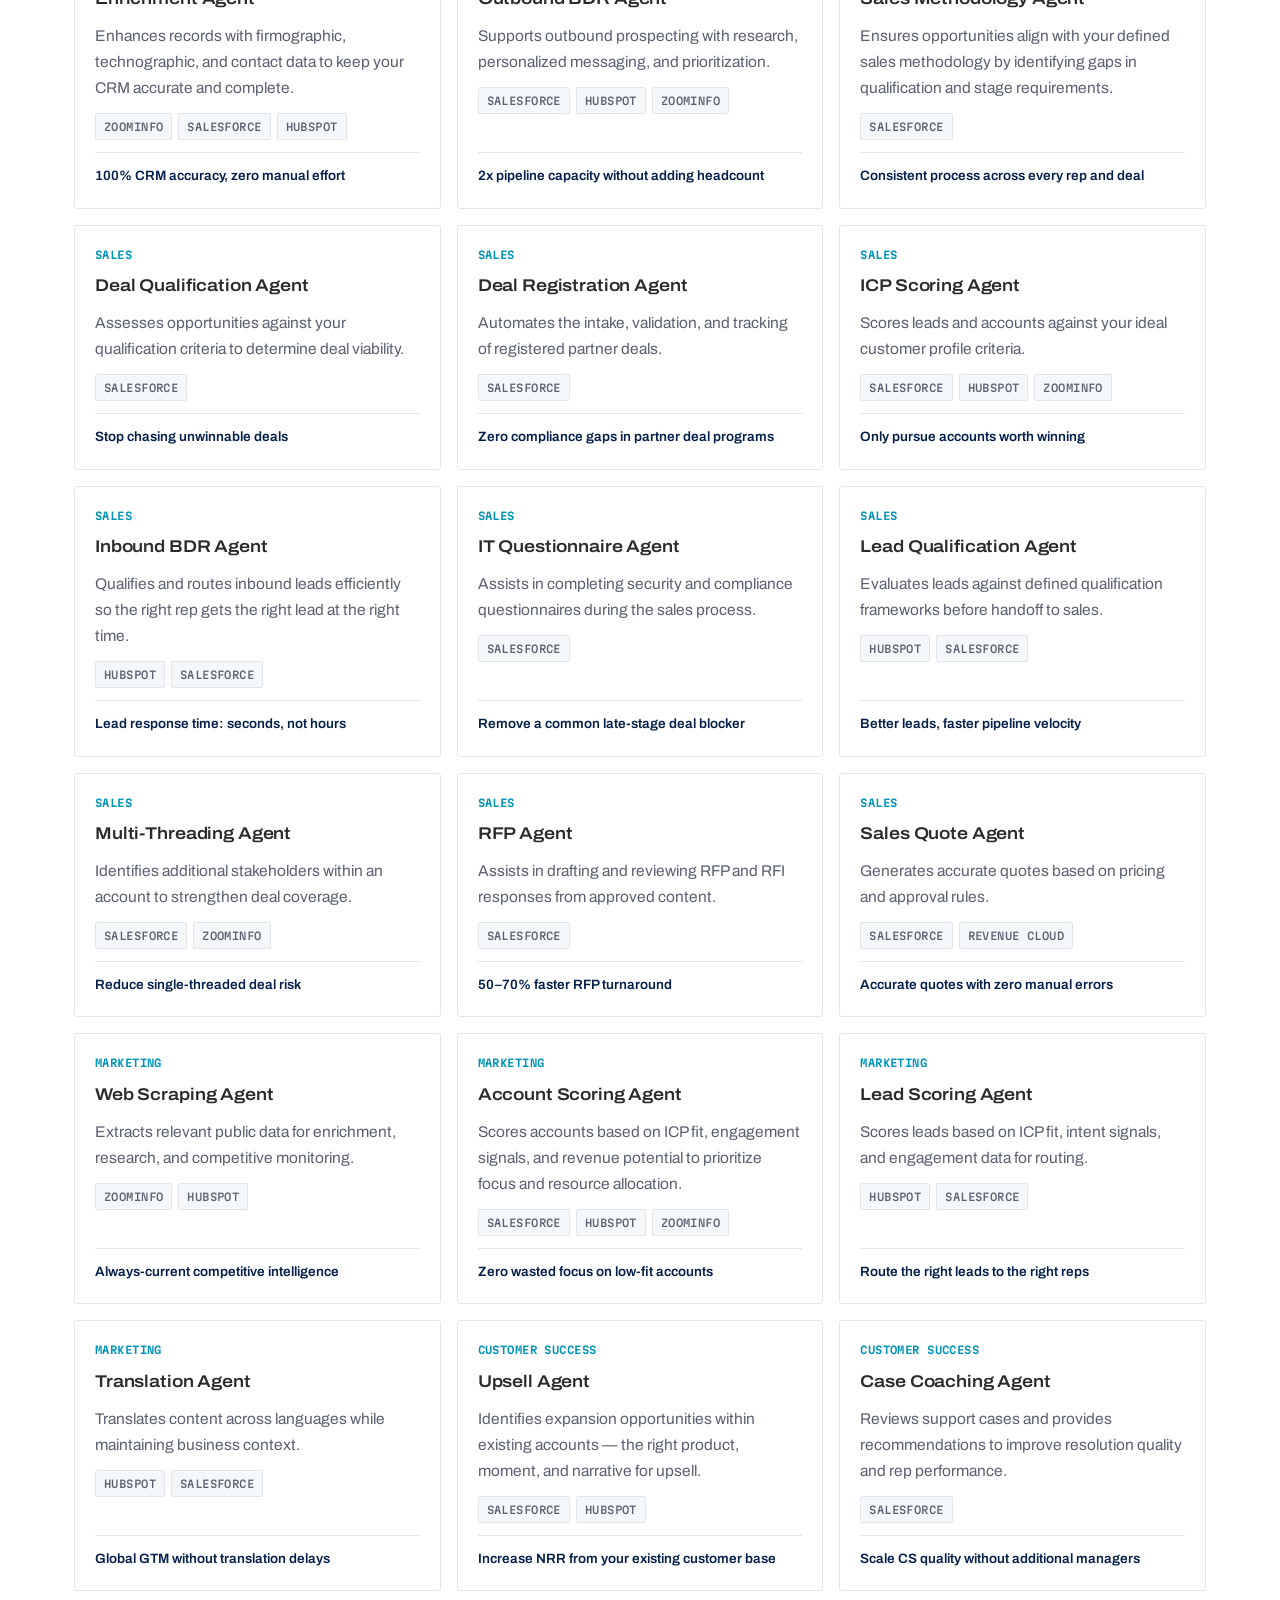
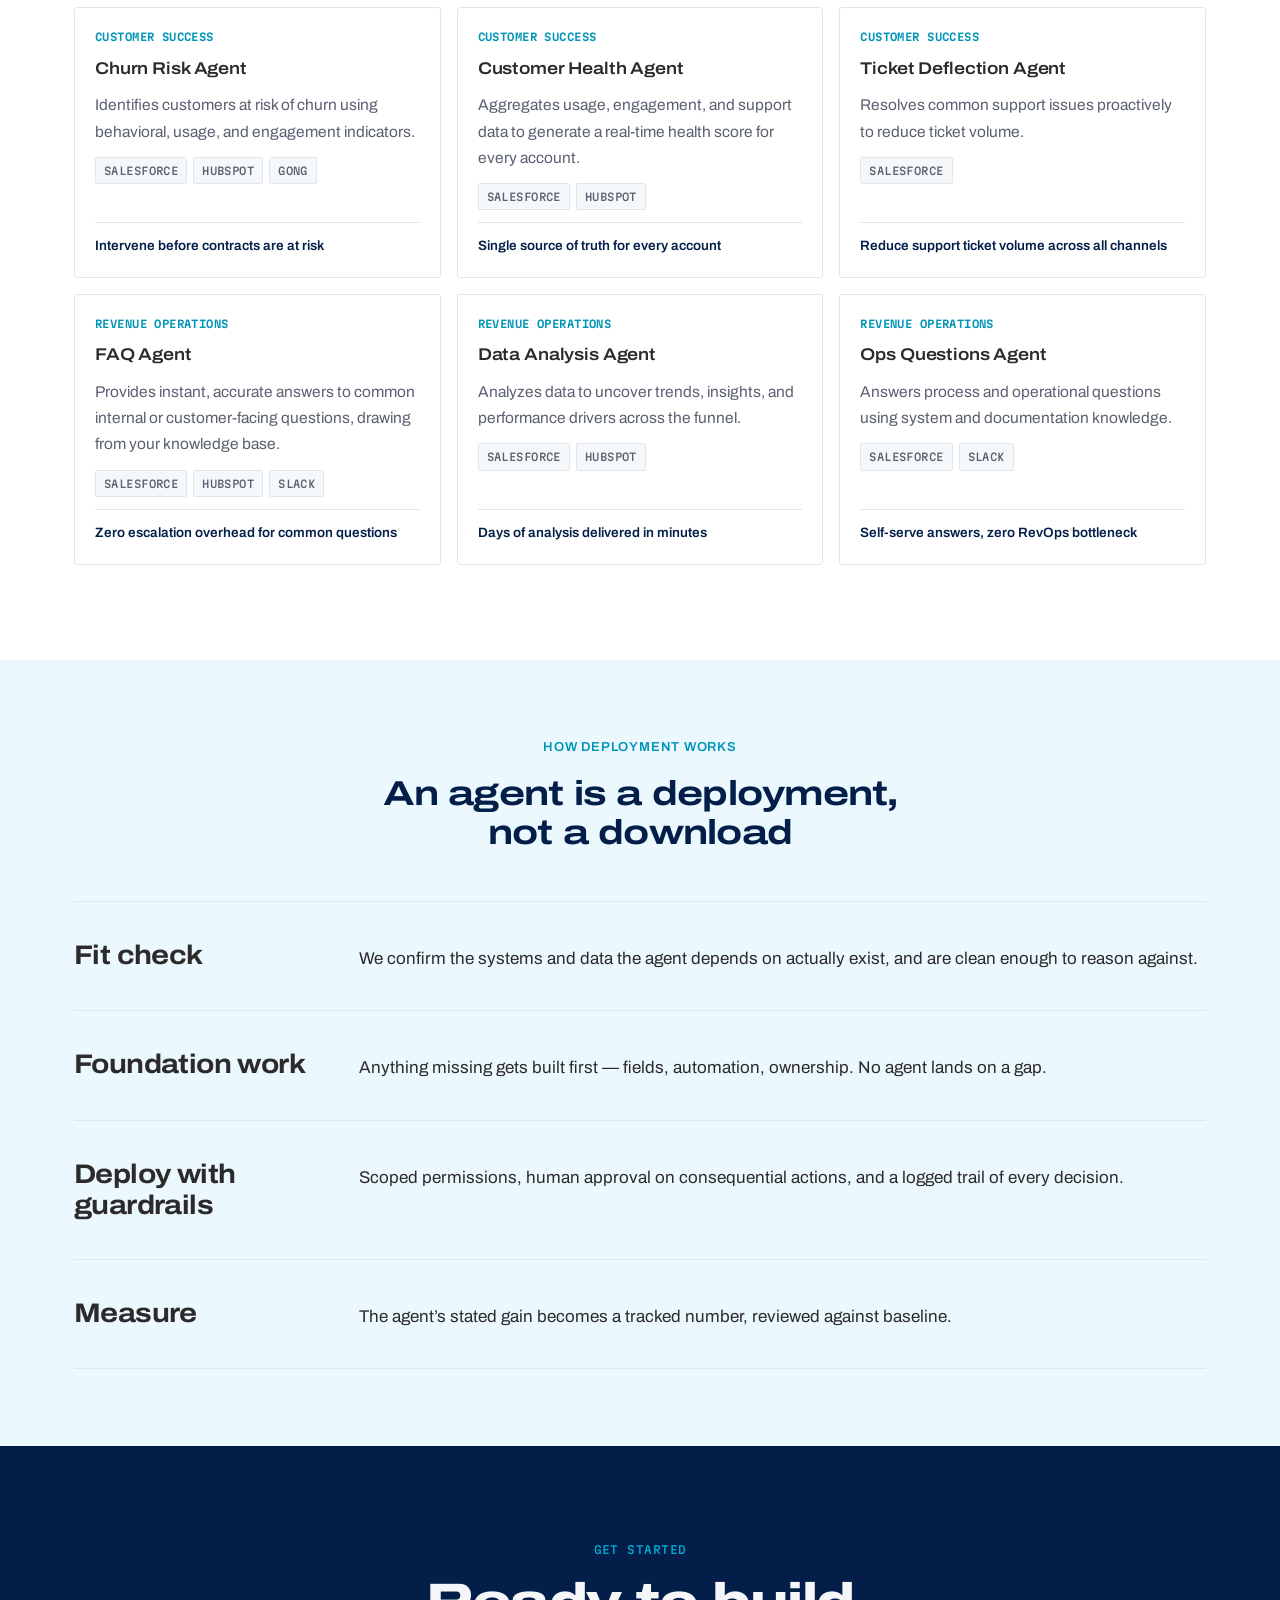
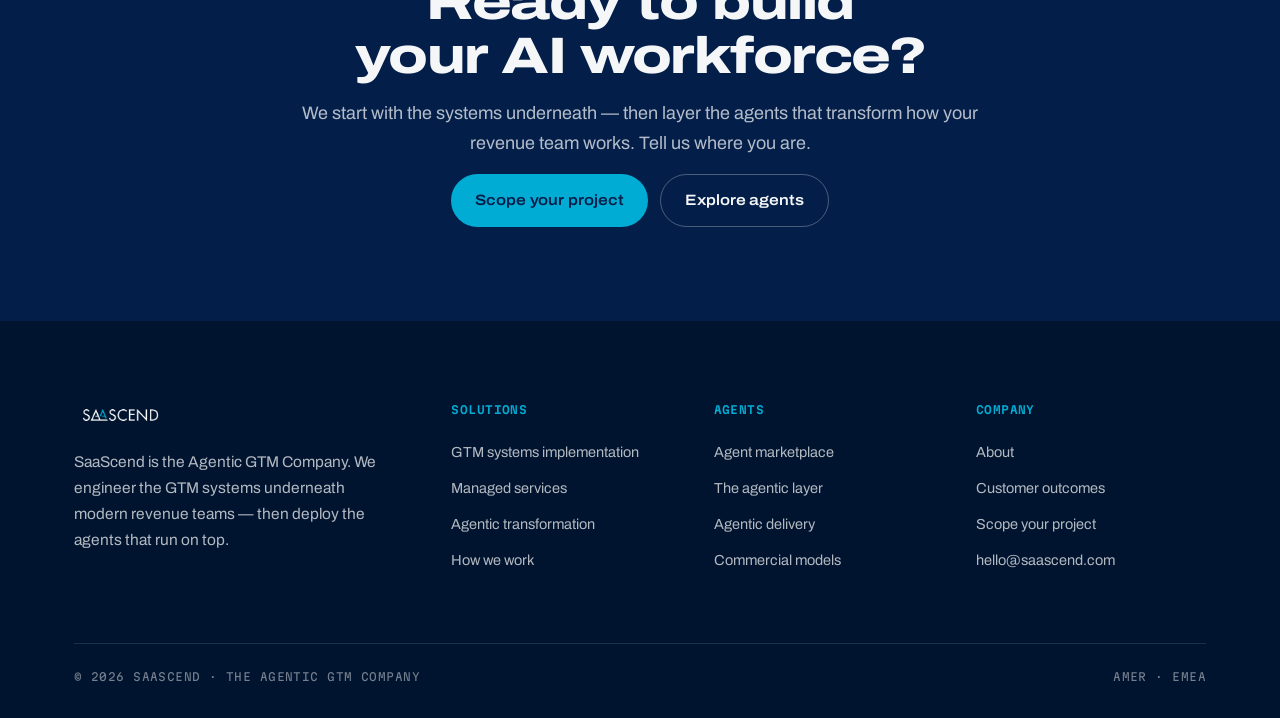
<file: agents.html>
<!doctype html>
<html lang="en">
<head>
<meta charset="utf-8">
<meta name="viewport" content="width=device-width, initial-scale=1">
<title>Agent marketplace — 33 GTM agents | SaaScend</title>
<meta name="description" content="33 production-ready AI agents for sales, marketing, customer success and revenue operations — deployed onto a foundation they can trust.">
<link rel="canonical" href="https://tejbadiani-bit.github.io/saascend-site/agents.html">
<meta property="og:title" content="Agent marketplace — 33 GTM agents | SaaScend">
<meta property="og:description" content="33 production-ready AI agents for sales, marketing, customer success and revenue operations — deployed onto a foundation they can trust.">
<meta property="og:type" content="website">
<meta property="og:site_name" content="SaaScend">
<meta property="og:url" content="https://tejbadiani-bit.github.io/saascend-site/agents.html">
<meta property="og:image" content="https://tejbadiani-bit.github.io/saascend-site/assets/og-card.jpg">
<meta property="og:image:width" content="1200">
<meta property="og:image:height" content="630">
<meta property="og:image:alt" content="SaaScend — build your revenue team's AI workforce">
<meta name="twitter:card" content="summary_large_image">
<meta name="twitter:title" content="Agent marketplace — 33 GTM agents | SaaScend">
<meta name="twitter:description" content="33 production-ready AI agents for sales, marketing, customer success and revenue operations — deployed onto a foundation they can trust.">
<meta name="twitter:image" content="https://tejbadiani-bit.github.io/saascend-site/assets/og-card.jpg">
<meta name="theme-color" content="#01142F">
<link rel="icon" href="assets/favicon.svg" type="image/svg+xml">
<link rel="icon" href="assets/favicon-32.png" sizes="32x32" type="image/png">
<link rel="apple-touch-icon" href="assets/apple-touch-icon.png">
<link rel="manifest" href="site.webmanifest">
<link rel="preconnect" href="https://fonts.googleapis.com">
<link rel="preconnect" href="https://fonts.gstatic.com" crossorigin>
<link rel="stylesheet" href="https://fonts.googleapis.com/css2?family=Archivo:wdth,wght@62..125,400..900&family=Martian+Mono:wght@400..600&display=swap">
<link rel="stylesheet" href="assets/site.css">
<script>document.documentElement.classList.add('js');</script>
</head>
<body>
<a class="btn" href="#main" style="position:absolute;left:-9999px">Skip to content</a>

<header class="nav">
  <div class="wrap nav__in">
    <a class="nav__logo" href="index.html" aria-label="SaaScend — home">
      <img src="assets/saascend-logo-white.png" alt="SaaScend">
    </a>
    <nav class="nav__links">
      <a class="nav__link" href="index.html">Home</a><a class="nav__link" href="solutions.html">Solutions</a><a class="nav__link is-active" href="agents.html">Agents</a><a class="nav__link" href="how-we-work.html">How we work</a><a class="nav__link" href="about.html">About</a>
      <a class="btn btn--cyan nav__cta" href="contact.html">Scope your project</a>
    </nav>
    <button class="nav__burger" aria-label="Menu" aria-expanded="false">
      <svg width="24" height="24" viewBox="0 0 24 24" fill="none" stroke="currentColor" stroke-width="1.8">
        <path d="M3 6h18M3 12h18M3 18h18"/></svg>
    </button>
  </div>
</header>
<div class="nav__scrim" hidden></div>
<div class="nav__panel" hidden>
  <div class="wrap">
    <a href="index.html">Home</a><a href="solutions.html">Solutions</a><a href="agents.html">Agents</a><a href="how-we-work.html">How we work</a><a href="about.html">About</a>
    <a href="contact.html" style="color:var(--cyan)">Scope your project &rarr;</a>
  </div>
</div>

<main id="main" class="page">

<section class="strata strata--tight" style="background:
    radial-gradient(900px 500px at 92% -20%, rgba(0,172,212,0.18), transparent 62%),
    var(--abyss); padding-top:clamp(56px,7vw,88px); padding-bottom:clamp(48px,6vw,72px)">
  <div class="wrap on-dark">
    <div class="head stack-4">
      <div class="t-sys">Agent marketplace</div>
      <h1 class="t-h1">Deployable agents for every <span style="color:var(--cyan)">GTM role</span></h1>
      <p class="t-lead" style="max-width:52ch">Production-ready agents that plug into the systems you already run. Deploy one, or build toward a full AI workforce.</p>
    </div>
  </div>
</section>

<section class="strata strata--light">
  <div class="wrap">
    <div style="display:flex;flex-wrap:wrap;gap:var(--s6);align-items:end;justify-content:space-between">
      <div class="filters" data-agent-filters></div>
      <div class="t-sys" data-agent-count style="color:var(--ink-500)"></div>
    </div>
    <hr class="rule" style="margin:var(--s6) 0 var(--s10)">
    <div class="agents" data-agents></div>
    <noscript><p class="t-body mt-10">Enable JavaScript to filter the marketplace, or
      <a class="tlink" href="contact.html">ask us for the full catalogue</a>.</p></noscript>
  </div>
</section>

<section class="strata strata--ice strata--tight">
  <div class="wrap">
    <div class="head head--center rv">
      <div class="t-eyebrow">How deployment works</div>
      <h2 class="t-h2" style="color:var(--navy)">An agent is a deployment, not a download</h2>
    </div>
    <div class="tlist mt-12"><div class="trow"><div class="trow__k">Fit check</div><div class="trow__v">We confirm the systems and data the agent depends on actually exist, and are clean enough to reason against.</div></div><div class="trow"><div class="trow__k">Foundation work</div><div class="trow__v">Anything missing gets built first &mdash; fields, automation, ownership. No agent lands on a gap.</div></div><div class="trow"><div class="trow__k">Deploy with guardrails</div><div class="trow__v">Scoped permissions, human approval on consequential actions, and a logged trail of every decision.</div></div><div class="trow"><div class="trow__k">Measure</div><div class="trow__v">The agent&rsquo;s stated gain becomes a tracked number, reviewed against baseline.</div></div></div>
  </div>
</section>

<section class="strata strata--dark">
  <div class="wrap on-dark">
    <div class="head head--center rv">
      <div class="t-sys">Get started</div>
      <h2 class="t-h1">Ready to build your AI workforce?</h2>
      <p class="t-lead">We start with the systems underneath &mdash; then layer the agents that
        transform how your revenue team works. Tell us where you are.</p>
      <div class="btn-row" style="justify-content:center">
        <a class="btn btn--cyan" href="contact.html">Scope your project</a>
        <a class="btn btn--ghost-dark" href="agents.html">Explore agents</a>
      </div>
    </div>
  </div>
</section>

</main>

<footer class="foot">
  <div class="wrap">
    <div class="foot__top">
      <div>
        <div class="foot__logo"><img src="assets/saascend-logo-white.png" alt="SaaScend"></div>
        <p class="t-body" style="margin-top:20px;max-width:34ch;color:var(--on-dark-soft)">
          SaaScend is the Agentic GTM Company. We engineer the GTM systems underneath modern
          revenue teams &mdash; then deploy the agents that run on top.</p>
      </div>
      <div class="foot__col">
        <h4>Solutions</h4>
        <a href="solutions.html">GTM systems implementation</a>
        <a href="solutions.html#manage">Managed services</a>
        <a href="solutions.html#transform">Agentic transformation</a>
        <a href="how-we-work.html">How we work</a>
      </div>
      <div class="foot__col">
        <h4>Agents</h4>
        <a href="agents.html">Agent marketplace</a>
        <a href="index.html#orchestration">The agentic layer</a>
        <a href="how-we-work.html#delivery">Agentic delivery</a>
        <a href="how-we-work.html#pricing">Commercial models</a>
      </div>
      <div class="foot__col">
        <h4>Company</h4>
        <a href="about.html">About</a>
        <a href="index.html#outcomes">Customer outcomes</a>
        <a href="contact.html">Scope your project</a>
        <a href="mailto:hello@saascend.com">hello@saascend.com</a>
      </div>
    </div>
    <div class="foot__base">
      <span>&copy; 2026 SaaScend &middot; The Agentic GTM Company</span>
      <span>AMER &middot; EMEA</span>
    </div>
  </div>
</footer>

<script src="assets/vendor/motion.js"></script>
<script src="assets/agents-data.js"></script>
<script src="assets/site.js"></script>
</body>
</html>
</file>
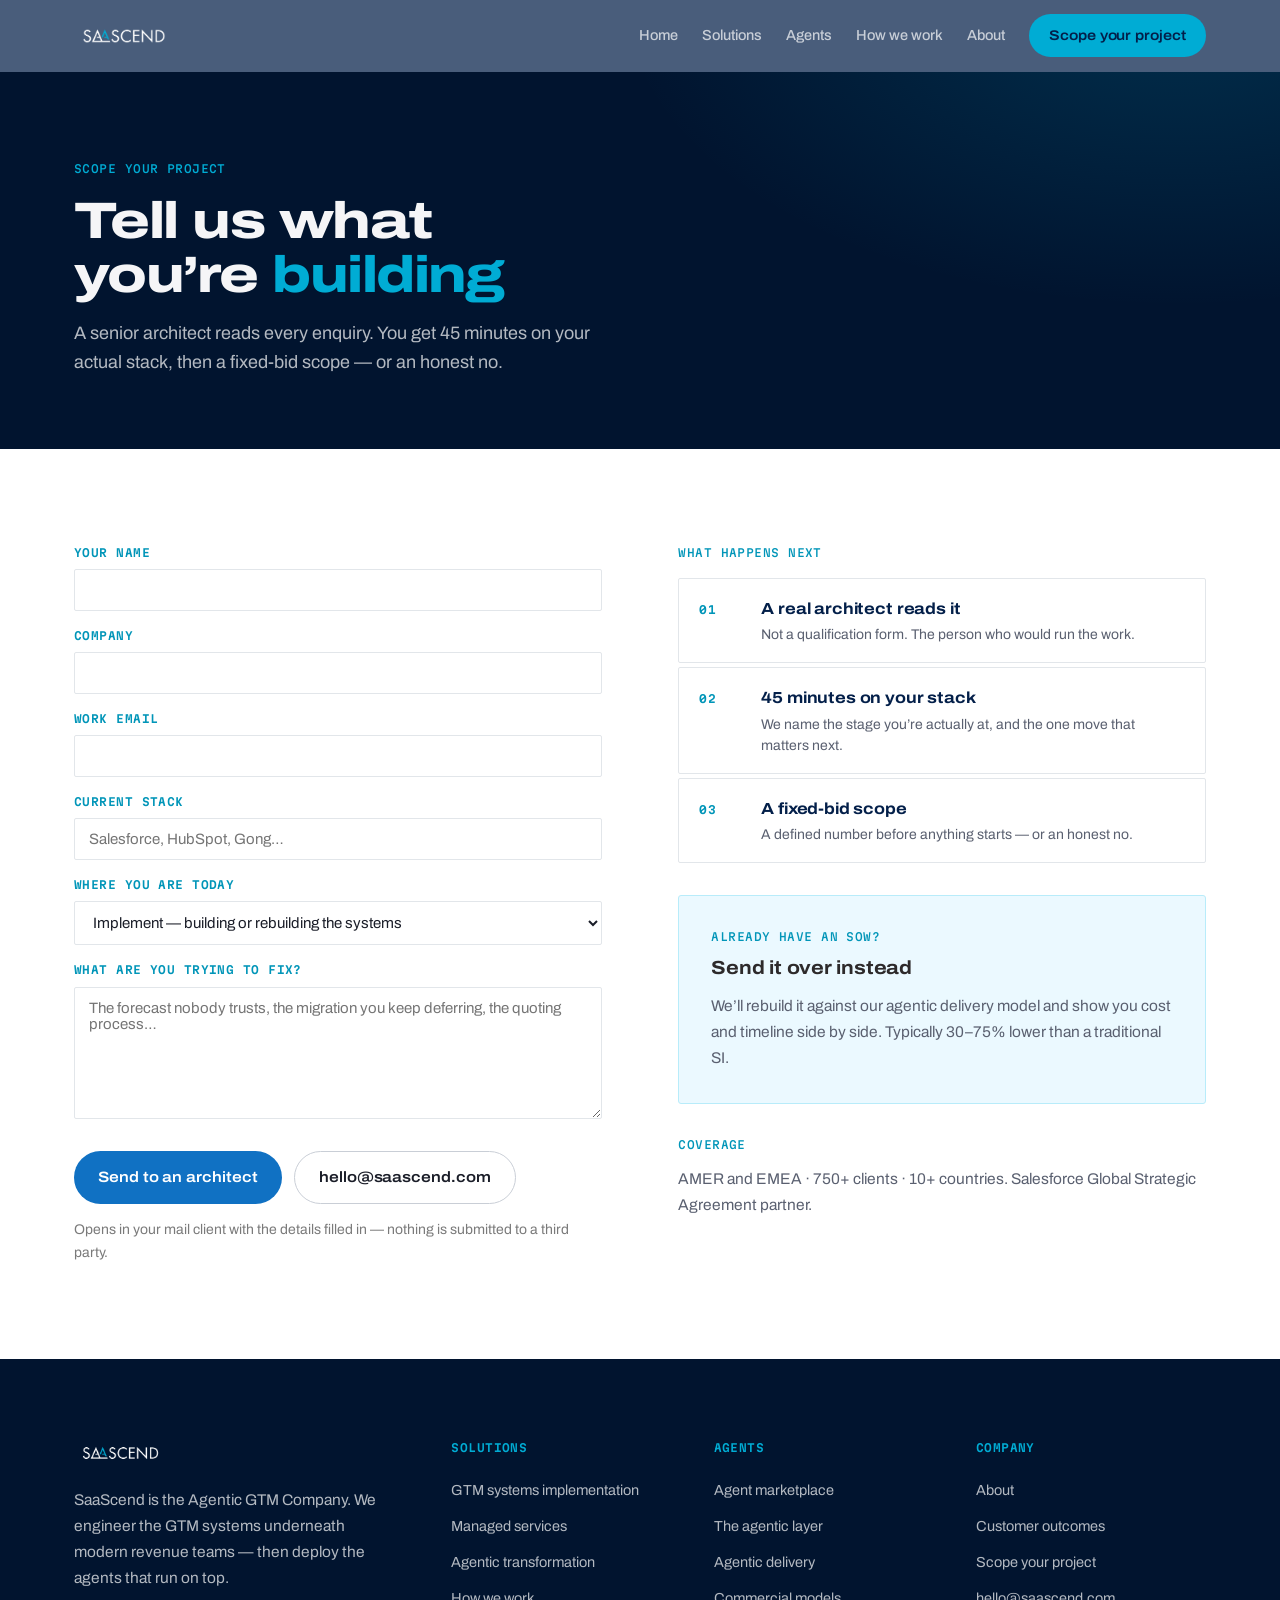
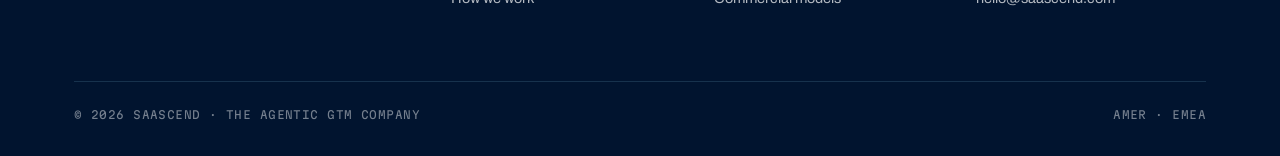
<file: contact.html>
<!doctype html>
<html lang="en">
<head>
<meta charset="utf-8">
<meta name="viewport" content="width=device-width, initial-scale=1">
<title>Scope your project | SaaScend</title>
<meta name="description" content="Tell us what you're building. A senior architect reads every enquiry and comes back with a fixed-bid scope — or an honest no.">
<link rel="canonical" href="https://tejbadiani-bit.github.io/saascend-site/contact.html">
<meta property="og:title" content="Scope your project | SaaScend">
<meta property="og:description" content="Tell us what you're building. A senior architect reads every enquiry and comes back with a fixed-bid scope — or an honest no.">
<meta property="og:type" content="website">
<meta property="og:site_name" content="SaaScend">
<meta property="og:url" content="https://tejbadiani-bit.github.io/saascend-site/contact.html">
<meta property="og:image" content="https://tejbadiani-bit.github.io/saascend-site/assets/og-card.jpg">
<meta property="og:image:width" content="1200">
<meta property="og:image:height" content="630">
<meta property="og:image:alt" content="SaaScend — build your revenue team's AI workforce">
<meta name="twitter:card" content="summary_large_image">
<meta name="twitter:title" content="Scope your project | SaaScend">
<meta name="twitter:description" content="Tell us what you're building. A senior architect reads every enquiry and comes back with a fixed-bid scope — or an honest no.">
<meta name="twitter:image" content="https://tejbadiani-bit.github.io/saascend-site/assets/og-card.jpg">
<meta name="theme-color" content="#01142F">
<link rel="icon" href="assets/favicon.svg" type="image/svg+xml">
<link rel="icon" href="assets/favicon-32.png" sizes="32x32" type="image/png">
<link rel="apple-touch-icon" href="assets/apple-touch-icon.png">
<link rel="manifest" href="site.webmanifest">
<link rel="preconnect" href="https://fonts.googleapis.com">
<link rel="preconnect" href="https://fonts.gstatic.com" crossorigin>
<link rel="stylesheet" href="https://fonts.googleapis.com/css2?family=Archivo:wdth,wght@62..125,400..900&family=Martian+Mono:wght@400..600&display=swap">
<link rel="stylesheet" href="assets/site.css">
<script>document.documentElement.classList.add('js');</script>
</head>
<body>
<a class="btn" href="#main" style="position:absolute;left:-9999px">Skip to content</a>

<header class="nav">
  <div class="wrap nav__in">
    <a class="nav__logo" href="index.html" aria-label="SaaScend — home">
      <img src="assets/saascend-logo-white.png" alt="SaaScend">
    </a>
    <nav class="nav__links">
      <a class="nav__link" href="index.html">Home</a><a class="nav__link" href="solutions.html">Solutions</a><a class="nav__link" href="agents.html">Agents</a><a class="nav__link" href="how-we-work.html">How we work</a><a class="nav__link" href="about.html">About</a>
      <a class="btn btn--cyan nav__cta" href="contact.html">Scope your project</a>
    </nav>
    <button class="nav__burger" aria-label="Menu" aria-expanded="false">
      <svg width="24" height="24" viewBox="0 0 24 24" fill="none" stroke="currentColor" stroke-width="1.8">
        <path d="M3 6h18M3 12h18M3 18h18"/></svg>
    </button>
  </div>
</header>
<div class="nav__scrim" hidden></div>
<div class="nav__panel" hidden>
  <div class="wrap">
    <a href="index.html">Home</a><a href="solutions.html">Solutions</a><a href="agents.html">Agents</a><a href="how-we-work.html">How we work</a><a href="about.html">About</a>
    <a href="contact.html" style="color:var(--cyan)">Scope your project &rarr;</a>
  </div>
</div>

<main id="main" class="page">

<section class="strata strata--tight" style="background:
    radial-gradient(900px 500px at 92% -20%, rgba(0,172,212,0.18), transparent 62%),
    var(--abyss); padding-top:clamp(56px,7vw,88px); padding-bottom:clamp(48px,6vw,72px)">
  <div class="wrap on-dark">
    <div class="head stack-4">
      <div class="t-sys">Scope your project</div>
      <h1 class="t-h1">Tell us what you&rsquo;re <span style="color:var(--cyan)">building</span></h1>
      <p class="t-lead" style="max-width:52ch">A senior architect reads every enquiry. You get 45 minutes on your actual stack, then a fixed-bid scope — or an honest no.</p>
    </div>
  </div>
</section>

<section class="strata strata--light">
  <div class="wrap">
    <div class="grid grid-2" style="gap:clamp(40px,6vw,80px);align-items:start">
      <form class="form rv" data-scope-form>
        <div class="field">
          <label for="f-name">Your name</label>
          <input id="f-name" name="name" required autocomplete="name">
        </div>
        <div class="field">
          <label for="f-company">Company</label>
          <input id="f-company" name="company" required autocomplete="organization">
        </div>
        <div class="field">
          <label for="f-email">Work email</label>
          <input id="f-email" name="email" type="email" required autocomplete="email">
        </div>
        <div class="field">
          <label for="f-stack">Current stack</label>
          <input id="f-stack" name="stack" placeholder="Salesforce, HubSpot, Gong&hellip;">
        </div>
        <div class="field">
          <label for="f-stage">Where you are today</label>
          <select id="f-stage" name="stage">
            <option>Implement &mdash; building or rebuilding the systems</option>
            <option>Manage &mdash; running it, need an owner</option>
            <option>Optimise &mdash; it works, it could work better</option>
            <option>Automate &mdash; removing the manual work</option>
            <option>Agentify &mdash; ready to deploy agents</option>
            <option>Comparing an existing SOW</option>
          </select>
        </div>
        <div class="field">
          <label for="f-detail">What are you trying to fix?</label>
          <textarea id="f-detail" name="detail" placeholder="The forecast nobody trusts, the migration you keep deferring, the quoting process&hellip;"></textarea>
        </div>
        <div class="btn-row" style="margin-top:var(--s4)">
          <button class="btn btn--primary" type="submit">Send to an architect</button>
          <a class="btn btn--ghost" href="mailto:hello@saascend.com">hello@saascend.com</a>
        </div>
        <p class="t-small">Opens in your mail client with the details filled in &mdash; nothing is
          submitted to a third party.</p>
      </form>

      <aside class="rv stack-8">
        <div>
          <div class="t-sys">What happens next</div>
          <div class="ladder" style="margin-top:16px;flex-direction:column">
            <div class="rung"><div class="rung__k">01</div><div>
              <div class="rung__t">A real architect reads it</div>
              <div class="rung__d">Not a qualification form. The person who would run the work.</div></div></div>
            <div class="rung"><div class="rung__k">02</div><div>
              <div class="rung__t">45 minutes on your stack</div>
              <div class="rung__d">We name the stage you&rsquo;re actually at, and the one move that matters next.</div></div></div>
            <div class="rung"><div class="rung__k">03</div><div>
              <div class="rung__t">A fixed-bid scope</div>
              <div class="rung__d">A defined number before anything starts &mdash; or an honest no.</div></div></div>
          </div>
        </div>
        <div class="panel panel--ours">
          <div class="t-sys">Already have an SOW?</div>
          <h3 class="t-h3" style="margin-top:10px">Send it over instead</h3>
          <p class="t-body" style="margin-top:12px">We&rsquo;ll rebuild it against our agentic
            delivery model and show you cost and timeline side by side. Typically 30&ndash;75%
            lower than a traditional SI.</p>
        </div>
        <div>
          <div class="t-sys">Coverage</div>
          <p class="t-body" style="margin-top:12px">AMER and EMEA &middot; 750+ clients &middot;
            10+ countries. Salesforce Global Strategic Agreement partner.</p>
        </div>
      </aside>
    </div>
  </div>
</section>

</main>

<footer class="foot">
  <div class="wrap">
    <div class="foot__top">
      <div>
        <div class="foot__logo"><img src="assets/saascend-logo-white.png" alt="SaaScend"></div>
        <p class="t-body" style="margin-top:20px;max-width:34ch;color:var(--on-dark-soft)">
          SaaScend is the Agentic GTM Company. We engineer the GTM systems underneath modern
          revenue teams &mdash; then deploy the agents that run on top.</p>
      </div>
      <div class="foot__col">
        <h4>Solutions</h4>
        <a href="solutions.html">GTM systems implementation</a>
        <a href="solutions.html#manage">Managed services</a>
        <a href="solutions.html#transform">Agentic transformation</a>
        <a href="how-we-work.html">How we work</a>
      </div>
      <div class="foot__col">
        <h4>Agents</h4>
        <a href="agents.html">Agent marketplace</a>
        <a href="index.html#orchestration">The agentic layer</a>
        <a href="how-we-work.html#delivery">Agentic delivery</a>
        <a href="how-we-work.html#pricing">Commercial models</a>
      </div>
      <div class="foot__col">
        <h4>Company</h4>
        <a href="about.html">About</a>
        <a href="index.html#outcomes">Customer outcomes</a>
        <a href="contact.html">Scope your project</a>
        <a href="mailto:hello@saascend.com">hello@saascend.com</a>
      </div>
    </div>
    <div class="foot__base">
      <span>&copy; 2026 SaaScend &middot; The Agentic GTM Company</span>
      <span>AMER &middot; EMEA</span>
    </div>
  </div>
</footer>

<script src="assets/vendor/motion.js"></script>
<script src="assets/agents-data.js"></script>
<script src="assets/site.js"></script>
</body>
</html>
</file>
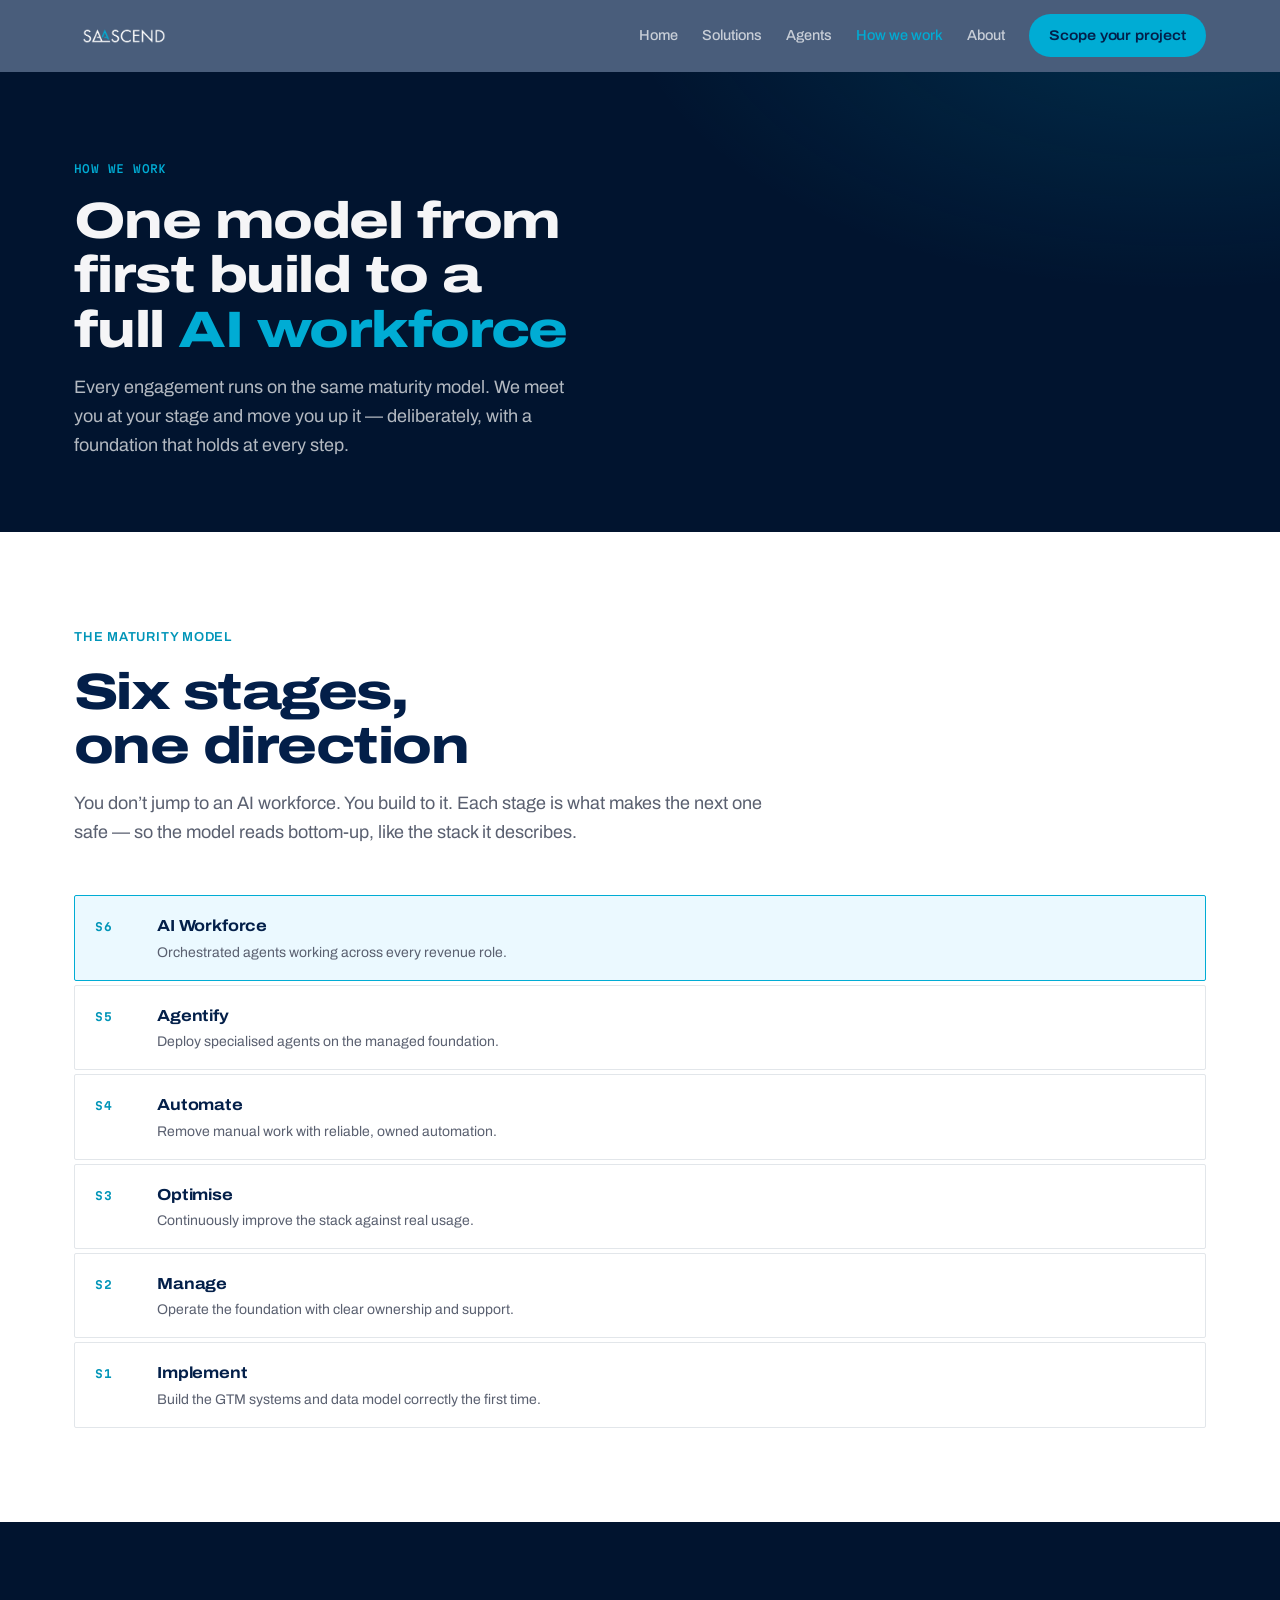
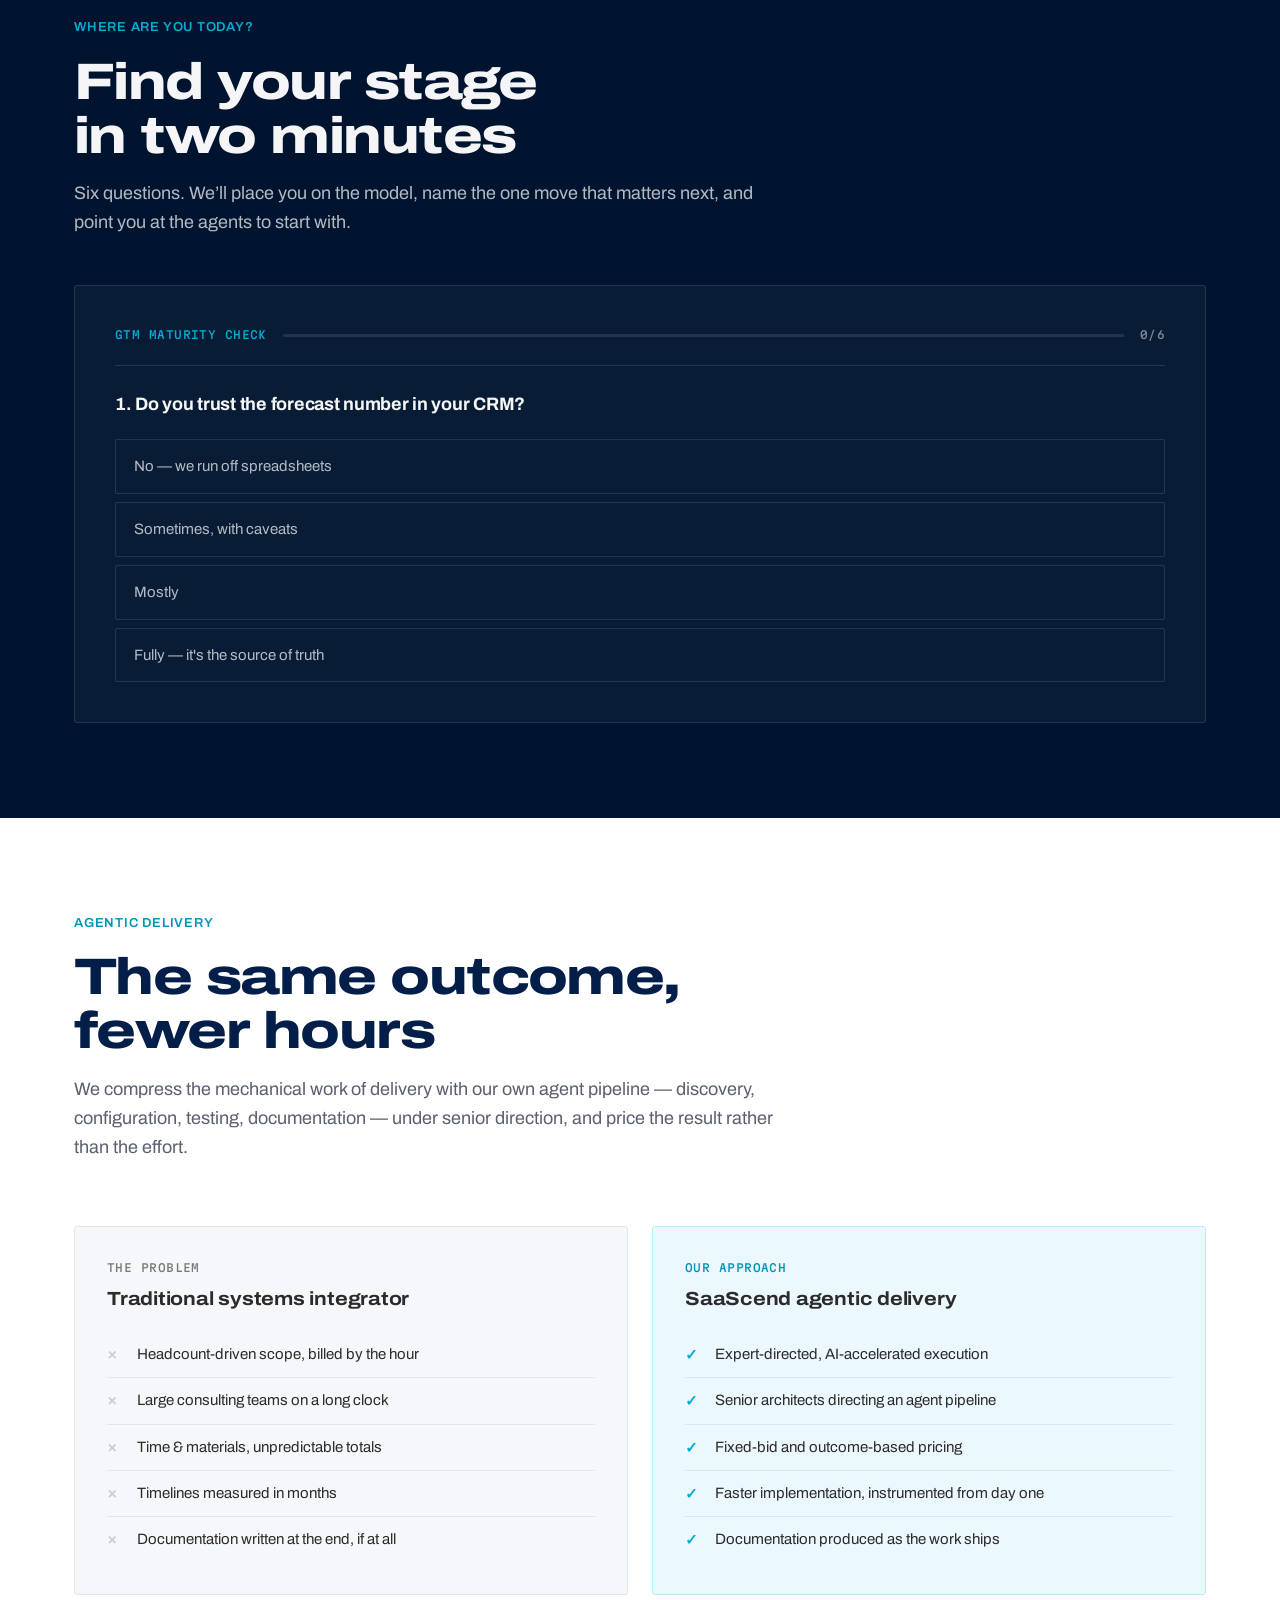
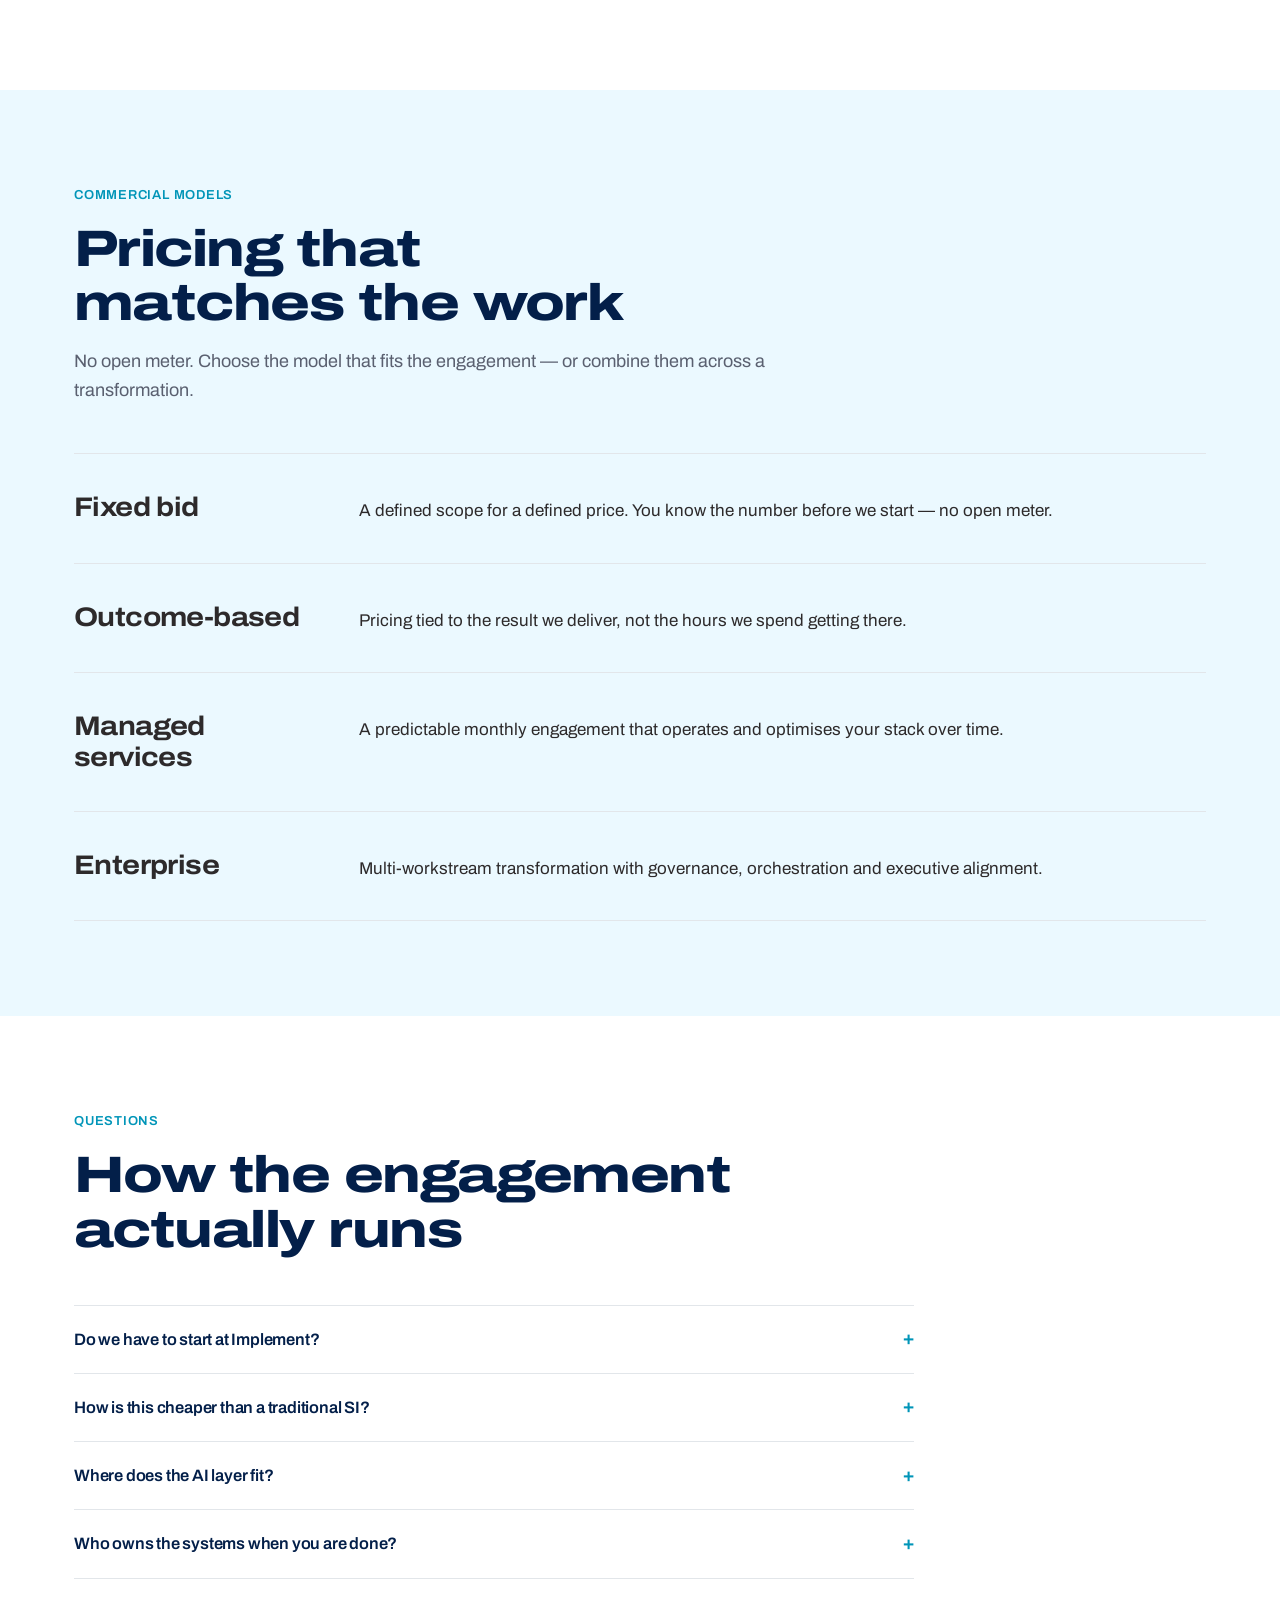
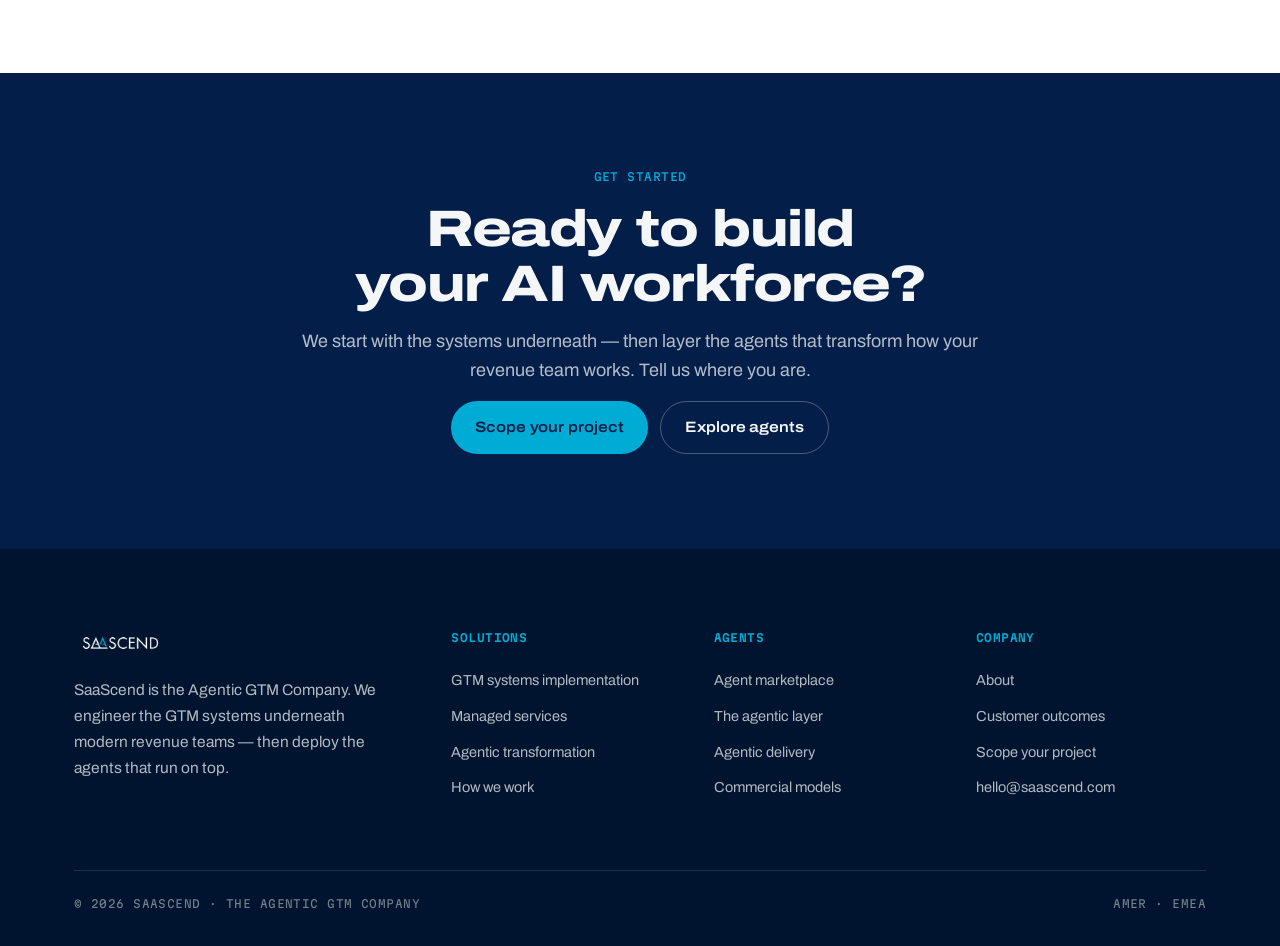
<file: how-we-work.html>
<!doctype html>
<html lang="en">
<head>
<meta charset="utf-8">
<meta name="viewport" content="width=device-width, initial-scale=1">
<title>How we work — the maturity model | SaaScend</title>
<meta name="description" content="Six stages from first build to a full AI workforce, agentic delivery at 30–75% below a traditional SI, and fixed-bid pricing. Take the two-minute maturity check.">
<link rel="canonical" href="https://tejbadiani-bit.github.io/saascend-site/how-we-work.html">
<meta property="og:title" content="How we work — the maturity model | SaaScend">
<meta property="og:description" content="Six stages from first build to a full AI workforce, agentic delivery at 30–75% below a traditional SI, and fixed-bid pricing. Take the two-minute maturity check.">
<meta property="og:type" content="website">
<meta property="og:site_name" content="SaaScend">
<meta property="og:url" content="https://tejbadiani-bit.github.io/saascend-site/how-we-work.html">
<meta property="og:image" content="https://tejbadiani-bit.github.io/saascend-site/assets/og-card.jpg">
<meta property="og:image:width" content="1200">
<meta property="og:image:height" content="630">
<meta property="og:image:alt" content="SaaScend — build your revenue team's AI workforce">
<meta name="twitter:card" content="summary_large_image">
<meta name="twitter:title" content="How we work — the maturity model | SaaScend">
<meta name="twitter:description" content="Six stages from first build to a full AI workforce, agentic delivery at 30–75% below a traditional SI, and fixed-bid pricing. Take the two-minute maturity check.">
<meta name="twitter:image" content="https://tejbadiani-bit.github.io/saascend-site/assets/og-card.jpg">
<meta name="theme-color" content="#01142F">
<link rel="icon" href="assets/favicon.svg" type="image/svg+xml">
<link rel="icon" href="assets/favicon-32.png" sizes="32x32" type="image/png">
<link rel="apple-touch-icon" href="assets/apple-touch-icon.png">
<link rel="manifest" href="site.webmanifest">
<link rel="preconnect" href="https://fonts.googleapis.com">
<link rel="preconnect" href="https://fonts.gstatic.com" crossorigin>
<link rel="stylesheet" href="https://fonts.googleapis.com/css2?family=Archivo:wdth,wght@62..125,400..900&family=Martian+Mono:wght@400..600&display=swap">
<link rel="stylesheet" href="assets/site.css">
<script>document.documentElement.classList.add('js');</script>
</head>
<body>
<a class="btn" href="#main" style="position:absolute;left:-9999px">Skip to content</a>

<header class="nav">
  <div class="wrap nav__in">
    <a class="nav__logo" href="index.html" aria-label="SaaScend — home">
      <img src="assets/saascend-logo-white.png" alt="SaaScend">
    </a>
    <nav class="nav__links">
      <a class="nav__link" href="index.html">Home</a><a class="nav__link" href="solutions.html">Solutions</a><a class="nav__link" href="agents.html">Agents</a><a class="nav__link is-active" href="how-we-work.html">How we work</a><a class="nav__link" href="about.html">About</a>
      <a class="btn btn--cyan nav__cta" href="contact.html">Scope your project</a>
    </nav>
    <button class="nav__burger" aria-label="Menu" aria-expanded="false">
      <svg width="24" height="24" viewBox="0 0 24 24" fill="none" stroke="currentColor" stroke-width="1.8">
        <path d="M3 6h18M3 12h18M3 18h18"/></svg>
    </button>
  </div>
</header>
<div class="nav__scrim" hidden></div>
<div class="nav__panel" hidden>
  <div class="wrap">
    <a href="index.html">Home</a><a href="solutions.html">Solutions</a><a href="agents.html">Agents</a><a href="how-we-work.html">How we work</a><a href="about.html">About</a>
    <a href="contact.html" style="color:var(--cyan)">Scope your project &rarr;</a>
  </div>
</div>

<main id="main" class="page">

<section class="strata strata--tight" style="background:
    radial-gradient(900px 500px at 92% -20%, rgba(0,172,212,0.18), transparent 62%),
    var(--abyss); padding-top:clamp(56px,7vw,88px); padding-bottom:clamp(48px,6vw,72px)">
  <div class="wrap on-dark">
    <div class="head stack-4">
      <div class="t-sys">How we work</div>
      <h1 class="t-h1">One model from first build to a full <span style="color:var(--cyan)">AI workforce</span></h1>
      <p class="t-lead" style="max-width:52ch">Every engagement runs on the same maturity model. We meet you at your stage and move you up it — deliberately, with a foundation that holds at every step.</p>
    </div>
  </div>
</section>

<section class="strata strata--light">
  <div class="wrap">
    <div class="head rv">
      <div class="t-eyebrow">The maturity model</div>
      <h2 class="t-h1" style="color:var(--navy)">Six stages, one direction</h2>
      <p class="t-lead">You don&rsquo;t jump to an AI workforce. You build to it. Each stage is what
        makes the next one safe &mdash; so the model reads bottom-up, like the stack it describes.</p>
    </div>
    <div class="ladder mt-12 rv"><div class="rung"><div class="rung__k">S1</div><div><div class="rung__t">Implement</div><div class="rung__d">Build the GTM systems and data model correctly the first time.</div></div></div><div class="rung"><div class="rung__k">S2</div><div><div class="rung__t">Manage</div><div class="rung__d">Operate the foundation with clear ownership and support.</div></div></div><div class="rung"><div class="rung__k">S3</div><div><div class="rung__t">Optimise</div><div class="rung__d">Continuously improve the stack against real usage.</div></div></div><div class="rung"><div class="rung__k">S4</div><div><div class="rung__t">Automate</div><div class="rung__d">Remove manual work with reliable, owned automation.</div></div></div><div class="rung"><div class="rung__k">S5</div><div><div class="rung__t">Agentify</div><div class="rung__d">Deploy specialised agents on the managed foundation.</div></div></div><div class="rung rung--peak"><div class="rung__k">S6</div><div><div class="rung__t">AI Workforce</div><div class="rung__d">Orchestrated agents working across every revenue role.</div></div></div></div>
  </div>
</section>

<section class="strata strata--abyss" id="check">
  <div class="wrap on-dark">
    <div class="head rv">
      <div class="t-eyebrow">Where are you today?</div>
      <h2 class="t-h1">Find your stage in two minutes</h2>
      <p class="t-lead">Six questions. We&rsquo;ll place you on the model, name the one move that
        matters next, and point you at the agents to start with.</p>
    </div>
    <div class="quiz mt-12 rv" data-quiz>
      <div class="quiz__bar">
        <span class="t-sys">GTM maturity check</span>
        <div class="quiz__track"><div class="quiz__fill" data-quiz-fill></div></div>
        <span class="t-sys" data-quiz-n style="color:var(--on-dark-faint)">0/6</span>
      </div>
      <div data-quiz-body>
        <div class="quiz__q" data-quiz-q></div>
        <div class="quiz__opts" data-quiz-opts></div>
      </div>
      <div class="quiz__res" data-quiz-res></div>
      <noscript><p class="t-body">The maturity check needs JavaScript.
        <a class="tlink" href="contact.html">Ask an architect instead &rarr;</a></p></noscript>
    </div>
  </div>
</section>

<section class="strata strata--light" id="delivery">
  <div class="wrap">
    <div class="head rv">
      <div class="t-eyebrow">Agentic delivery</div>
      <h2 class="t-h1" style="color:var(--navy)">The same outcome, fewer hours</h2>
      <p class="t-lead">We compress the mechanical work of delivery with our own agent pipeline
        &mdash; discovery, configuration, testing, documentation &mdash; under senior direction,
        and price the result rather than the effort.</p>
    </div>
    <div class="mt-16">
<div class="split rv">
  <div class="panel panel--problem">
    <div class="t-sys" style="color:var(--ink-500)">The problem</div>
    <h3 class="t-h3" style="margin-top:10px">Traditional systems integrator</h3>
    <ul class="panel__list"><li><span class="mk">&times;</span><span>Headcount-driven scope, billed by the hour</span></li><li><span class="mk">&times;</span><span>Large consulting teams on a long clock</span></li><li><span class="mk">&times;</span><span>Time &amp; materials, unpredictable totals</span></li><li><span class="mk">&times;</span><span>Timelines measured in months</span></li><li><span class="mk">&times;</span><span>Documentation written at the end, if at all</span></li></ul>
  </div>
  <div class="panel panel--ours">
    <div class="t-sys">Our approach</div>
    <h3 class="t-h3" style="margin-top:10px">SaaScend agentic delivery</h3>
    <ul class="panel__list"><li><span class="mk">&check;</span><span>Expert-directed, AI-accelerated execution</span></li><li><span class="mk">&check;</span><span>Senior architects directing an agent pipeline</span></li><li><span class="mk">&check;</span><span>Fixed-bid and outcome-based pricing</span></li><li><span class="mk">&check;</span><span>Faster implementation, instrumented from day one</span></li><li><span class="mk">&check;</span><span>Documentation produced as the work ships</span></li></ul>
  </div>
</div></div>
  </div>
</section>

<section class="strata strata--ice" id="pricing">
  <div class="wrap">
    <div class="head rv">
      <div class="t-eyebrow">Commercial models</div>
      <h2 class="t-h1" style="color:var(--navy)">Pricing that matches the work</h2>
      <p class="t-lead">No open meter. Choose the model that fits the engagement &mdash; or combine
        them across a transformation.</p>
    </div>
    <div class="tlist mt-12"><div class="trow"><div class="trow__k">Fixed bid</div><div class="trow__v">A defined scope for a defined price. You know the number before we start &mdash; no open meter.</div></div><div class="trow"><div class="trow__k">Outcome-based</div><div class="trow__v">Pricing tied to the result we deliver, not the hours we spend getting there.</div></div><div class="trow"><div class="trow__k">Managed services</div><div class="trow__v">A predictable monthly engagement that operates and optimises your stack over time.</div></div><div class="trow"><div class="trow__k">Enterprise</div><div class="trow__v">Multi-workstream transformation with governance, orchestration and executive alignment.</div></div></div>
  </div>
</section>

<section class="strata strata--light">
  <div class="wrap">
    <div class="head rv">
      <div class="t-eyebrow">Questions</div>
      <h2 class="t-h1" style="color:var(--navy)">How the engagement actually runs</h2>
    </div>
    <div class="faq mt-12" style="max-width:840px"><details><summary>Do we have to start at Implement?<span class="pm">+</span></summary><div class="faq__a">No. We meet you at your actual stage. If your foundation is solid we start at Optimise or Agentify. Most teams are a stage earlier than they think &mdash; we tell you the truth about that up front.</div></details><details><summary>How is this cheaper than a traditional SI?<span class="pm">+</span></summary><div class="faq__a">We use AI agents throughout delivery &mdash; discovery, configuration, testing, documentation &mdash; with senior architects directing and reviewing. Fewer hours to the same outcome, passed through as fixed-bid pricing. Typically 30&ndash;75% lower cost.</div></details><details><summary>Where does the AI layer fit?<span class="pm">+</span></summary><div class="faq__a">Agentify and AI Workforce are the last two stages, and only durable on a managed foundation. We will not deploy agents onto a broken data model &mdash; that just automates the mess.</div></details><details><summary>Who owns the systems when you are done?<span class="pm">+</span></summary><div class="faq__a">You do. Everything is documented and owned as it ships. Managed services are a choice, not a lock-in.</div></details></div>
  </div>
</section>

<section class="strata strata--dark">
  <div class="wrap on-dark">
    <div class="head head--center rv">
      <div class="t-sys">Get started</div>
      <h2 class="t-h1">Ready to build your AI workforce?</h2>
      <p class="t-lead">We start with the systems underneath &mdash; then layer the agents that
        transform how your revenue team works. Tell us where you are.</p>
      <div class="btn-row" style="justify-content:center">
        <a class="btn btn--cyan" href="contact.html">Scope your project</a>
        <a class="btn btn--ghost-dark" href="agents.html">Explore agents</a>
      </div>
    </div>
  </div>
</section>

</main>

<footer class="foot">
  <div class="wrap">
    <div class="foot__top">
      <div>
        <div class="foot__logo"><img src="assets/saascend-logo-white.png" alt="SaaScend"></div>
        <p class="t-body" style="margin-top:20px;max-width:34ch;color:var(--on-dark-soft)">
          SaaScend is the Agentic GTM Company. We engineer the GTM systems underneath modern
          revenue teams &mdash; then deploy the agents that run on top.</p>
      </div>
      <div class="foot__col">
        <h4>Solutions</h4>
        <a href="solutions.html">GTM systems implementation</a>
        <a href="solutions.html#manage">Managed services</a>
        <a href="solutions.html#transform">Agentic transformation</a>
        <a href="how-we-work.html">How we work</a>
      </div>
      <div class="foot__col">
        <h4>Agents</h4>
        <a href="agents.html">Agent marketplace</a>
        <a href="index.html#orchestration">The agentic layer</a>
        <a href="how-we-work.html#delivery">Agentic delivery</a>
        <a href="how-we-work.html#pricing">Commercial models</a>
      </div>
      <div class="foot__col">
        <h4>Company</h4>
        <a href="about.html">About</a>
        <a href="index.html#outcomes">Customer outcomes</a>
        <a href="contact.html">Scope your project</a>
        <a href="mailto:hello@saascend.com">hello@saascend.com</a>
      </div>
    </div>
    <div class="foot__base">
      <span>&copy; 2026 SaaScend &middot; The Agentic GTM Company</span>
      <span>AMER &middot; EMEA</span>
    </div>
  </div>
</footer>

<script src="assets/vendor/motion.js"></script>
<script src="assets/agents-data.js"></script>
<script src="assets/site.js"></script>
</body>
</html>
</file>
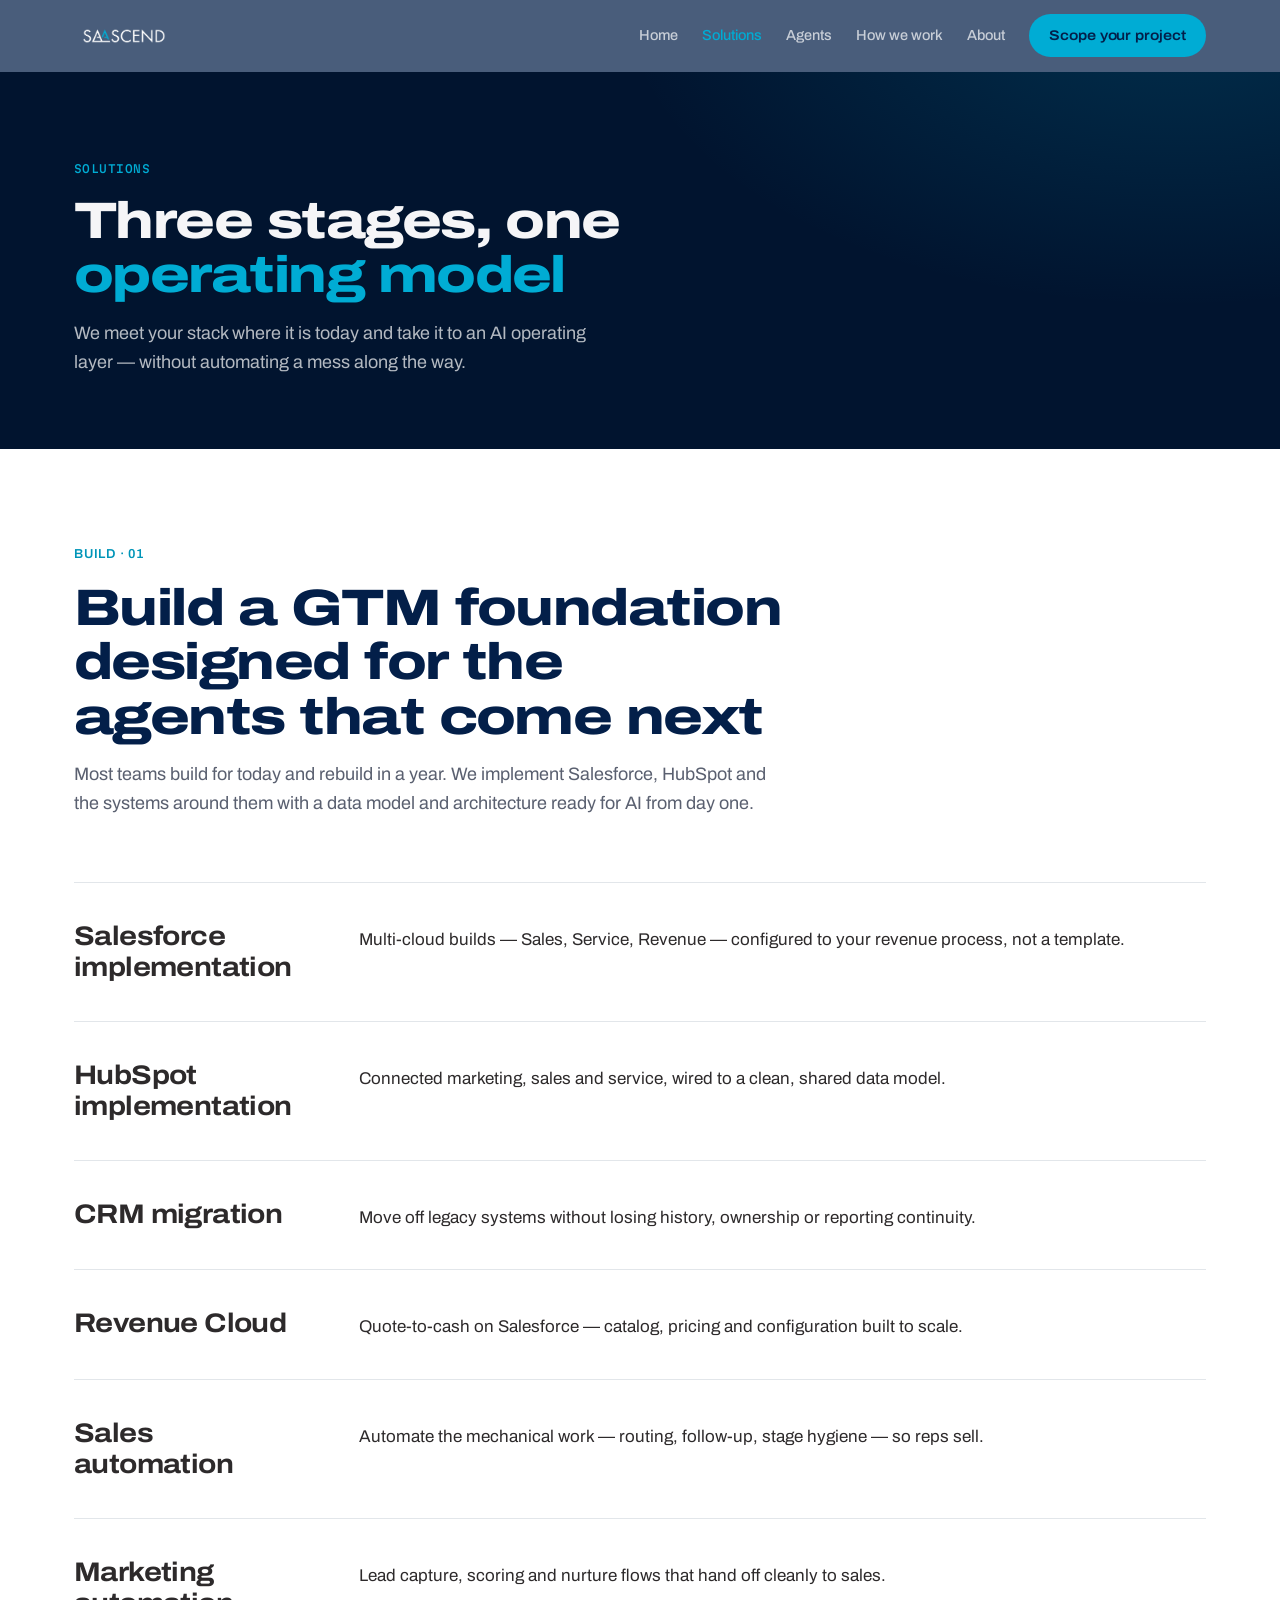
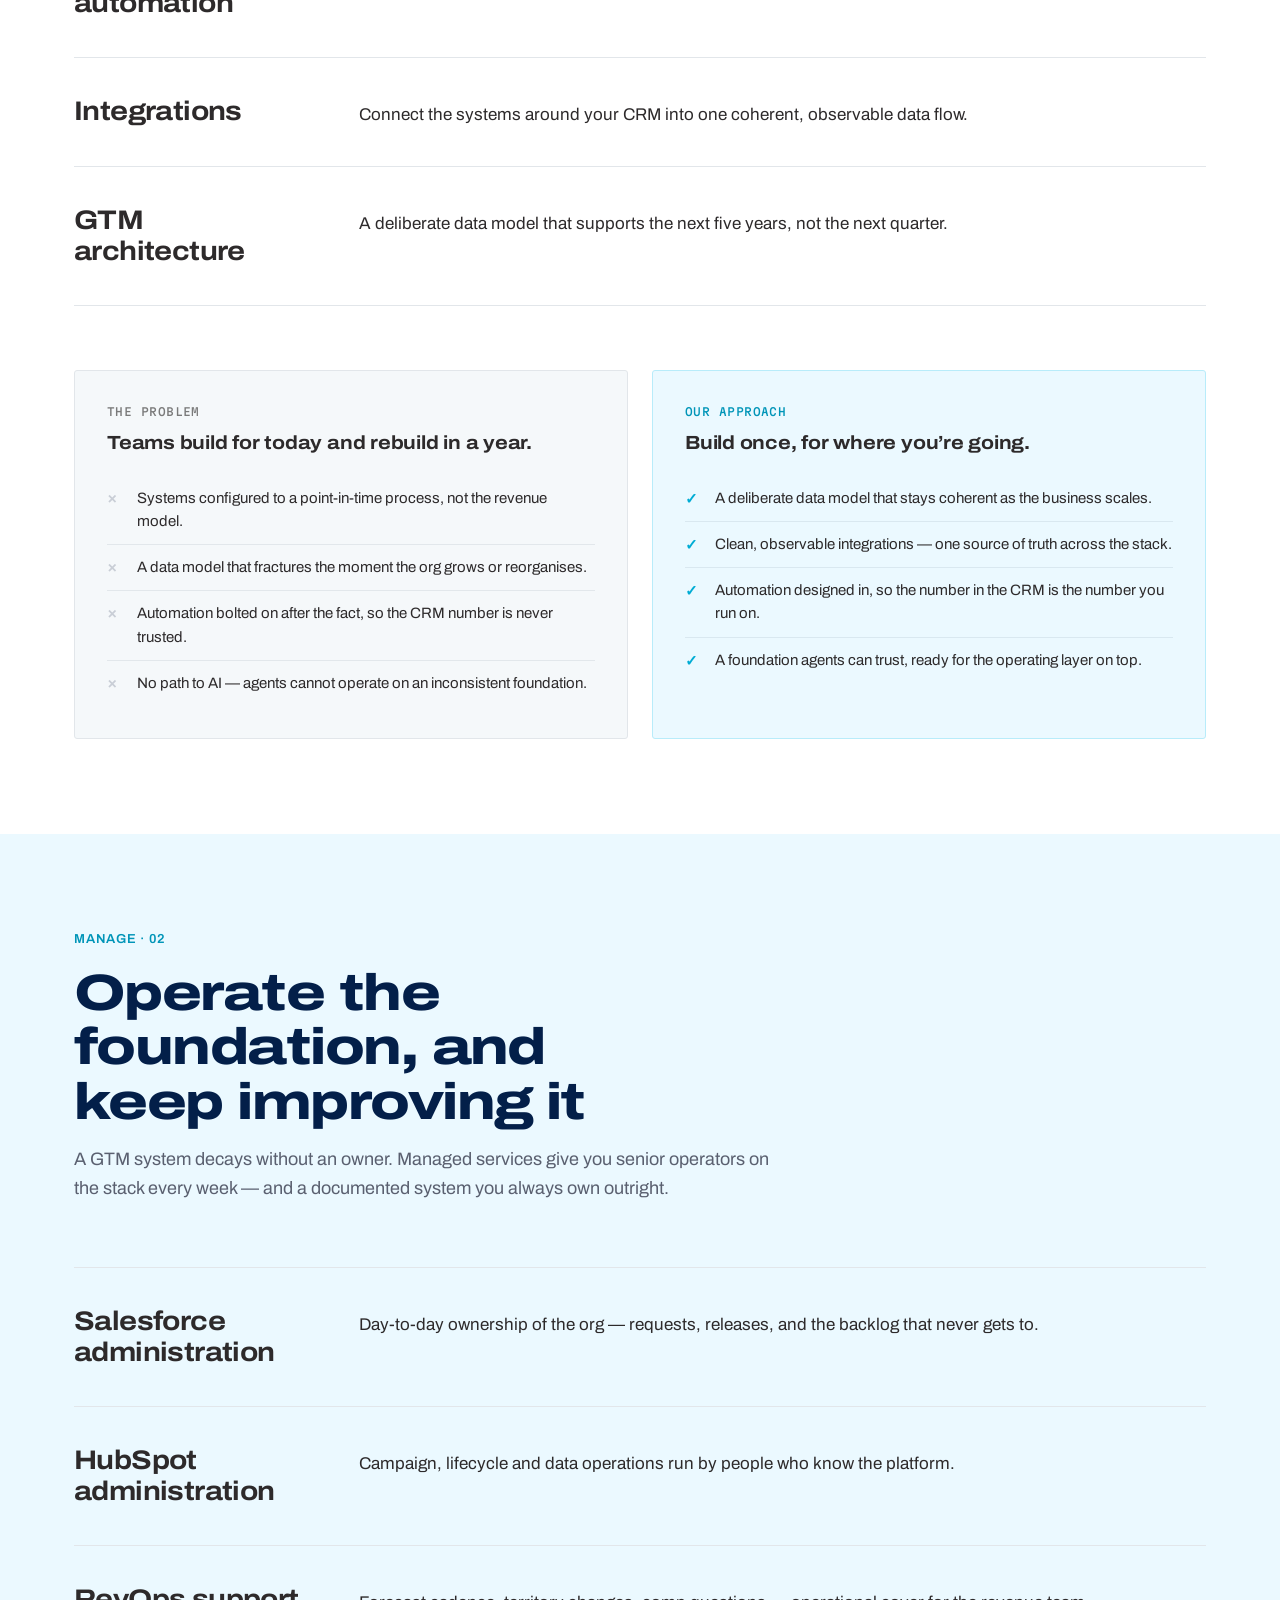
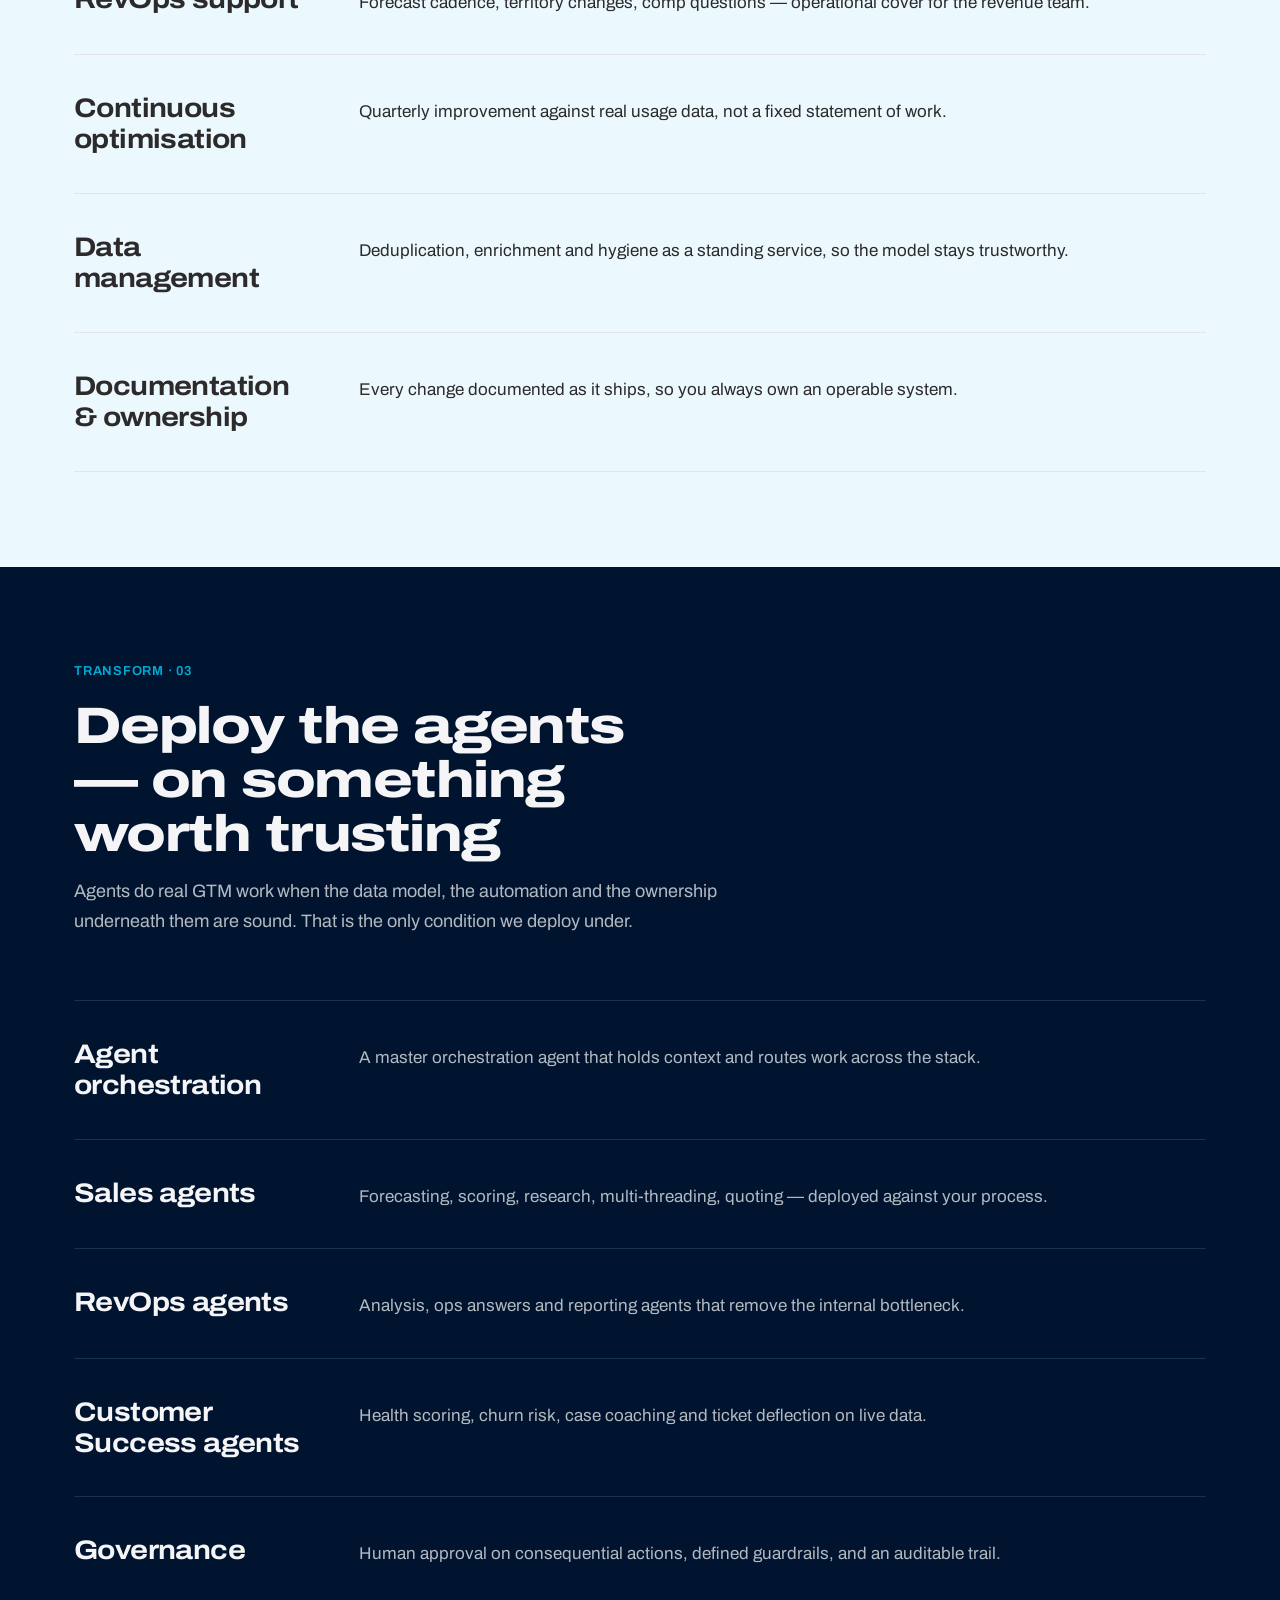
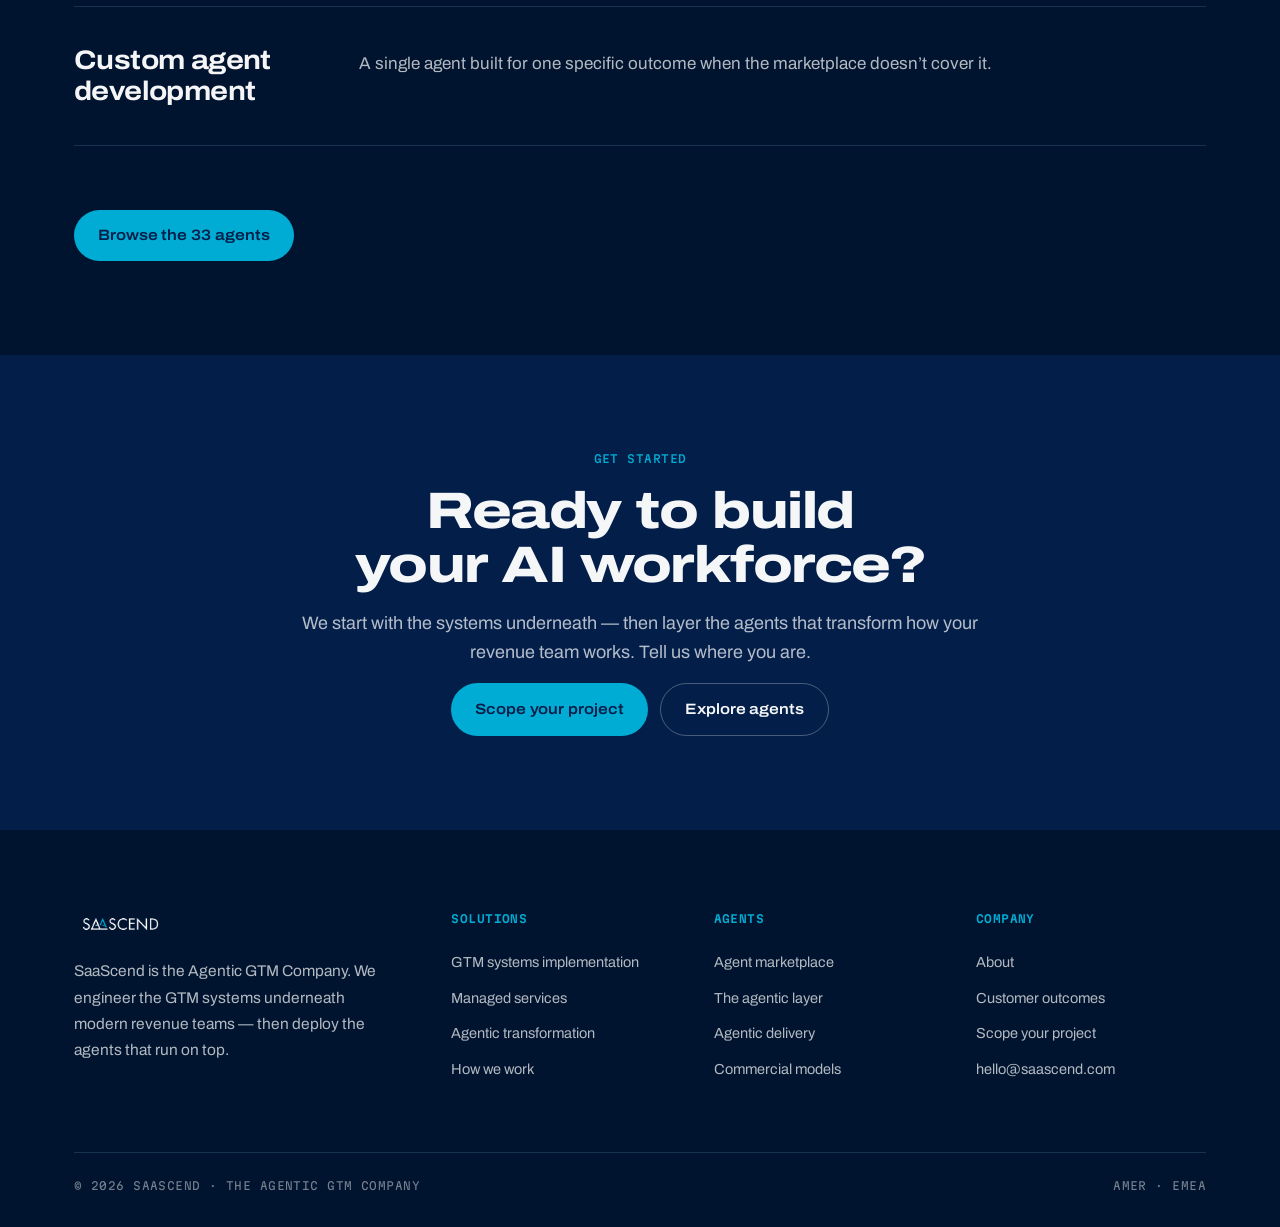
<file: solutions.html>
<!doctype html>
<html lang="en">
<head>
<meta charset="utf-8">
<meta name="viewport" content="width=device-width, initial-scale=1">
<title>Solutions — Build, Manage, Transform | SaaScend</title>
<meta name="description" content="Implement and migrate modern GTM systems, operate them with managed services, and deploy specialised AI agents on top. Three stages, one operating model.">
<link rel="canonical" href="https://tejbadiani-bit.github.io/saascend-site/solutions.html">
<meta property="og:title" content="Solutions — Build, Manage, Transform | SaaScend">
<meta property="og:description" content="Implement and migrate modern GTM systems, operate them with managed services, and deploy specialised AI agents on top. Three stages, one operating model.">
<meta property="og:type" content="website">
<meta property="og:site_name" content="SaaScend">
<meta property="og:url" content="https://tejbadiani-bit.github.io/saascend-site/solutions.html">
<meta property="og:image" content="https://tejbadiani-bit.github.io/saascend-site/assets/og-card.jpg">
<meta property="og:image:width" content="1200">
<meta property="og:image:height" content="630">
<meta property="og:image:alt" content="SaaScend — build your revenue team's AI workforce">
<meta name="twitter:card" content="summary_large_image">
<meta name="twitter:title" content="Solutions — Build, Manage, Transform | SaaScend">
<meta name="twitter:description" content="Implement and migrate modern GTM systems, operate them with managed services, and deploy specialised AI agents on top. Three stages, one operating model.">
<meta name="twitter:image" content="https://tejbadiani-bit.github.io/saascend-site/assets/og-card.jpg">
<meta name="theme-color" content="#01142F">
<link rel="icon" href="assets/favicon.svg" type="image/svg+xml">
<link rel="icon" href="assets/favicon-32.png" sizes="32x32" type="image/png">
<link rel="apple-touch-icon" href="assets/apple-touch-icon.png">
<link rel="manifest" href="site.webmanifest">
<link rel="preconnect" href="https://fonts.googleapis.com">
<link rel="preconnect" href="https://fonts.gstatic.com" crossorigin>
<link rel="stylesheet" href="https://fonts.googleapis.com/css2?family=Archivo:wdth,wght@62..125,400..900&family=Martian+Mono:wght@400..600&display=swap">
<link rel="stylesheet" href="assets/site.css">
<script>document.documentElement.classList.add('js');</script>
</head>
<body>
<a class="btn" href="#main" style="position:absolute;left:-9999px">Skip to content</a>

<header class="nav">
  <div class="wrap nav__in">
    <a class="nav__logo" href="index.html" aria-label="SaaScend — home">
      <img src="assets/saascend-logo-white.png" alt="SaaScend">
    </a>
    <nav class="nav__links">
      <a class="nav__link" href="index.html">Home</a><a class="nav__link is-active" href="solutions.html">Solutions</a><a class="nav__link" href="agents.html">Agents</a><a class="nav__link" href="how-we-work.html">How we work</a><a class="nav__link" href="about.html">About</a>
      <a class="btn btn--cyan nav__cta" href="contact.html">Scope your project</a>
    </nav>
    <button class="nav__burger" aria-label="Menu" aria-expanded="false">
      <svg width="24" height="24" viewBox="0 0 24 24" fill="none" stroke="currentColor" stroke-width="1.8">
        <path d="M3 6h18M3 12h18M3 18h18"/></svg>
    </button>
  </div>
</header>
<div class="nav__scrim" hidden></div>
<div class="nav__panel" hidden>
  <div class="wrap">
    <a href="index.html">Home</a><a href="solutions.html">Solutions</a><a href="agents.html">Agents</a><a href="how-we-work.html">How we work</a><a href="about.html">About</a>
    <a href="contact.html" style="color:var(--cyan)">Scope your project &rarr;</a>
  </div>
</div>

<main id="main" class="page">

<section class="strata strata--tight" style="background:
    radial-gradient(900px 500px at 92% -20%, rgba(0,172,212,0.18), transparent 62%),
    var(--abyss); padding-top:clamp(56px,7vw,88px); padding-bottom:clamp(48px,6vw,72px)">
  <div class="wrap on-dark">
    <div class="head stack-4">
      <div class="t-sys">Solutions</div>
      <h1 class="t-h1">Three stages, one <span style="color:var(--cyan)">operating model</span></h1>
      <p class="t-lead" style="max-width:52ch">We meet your stack where it is today and take it to an AI operating layer — without automating a mess along the way.</p>
    </div>
  </div>
</section>

<section class="strata strata--light">
  <div class="wrap">
    <div class="head rv">
      <div class="t-eyebrow">Build &middot; 01</div>
      <h2 class="t-h1" style="color:var(--navy)">Build a GTM foundation designed for the agents that come next</h2>
      <p class="t-lead">Most teams build for today and rebuild in a year. We implement Salesforce,
        HubSpot and the systems around them with a data model and architecture ready for AI from
        day one.</p>
    </div>
    <div class="tlist mt-16"><div class="trow"><div class="trow__k">Salesforce implementation</div><div class="trow__v">Multi-cloud builds &mdash; Sales, Service, Revenue &mdash; configured to your revenue process, not a template.</div></div><div class="trow"><div class="trow__k">HubSpot implementation</div><div class="trow__v">Connected marketing, sales and service, wired to a clean, shared data model.</div></div><div class="trow"><div class="trow__k">CRM migration</div><div class="trow__v">Move off legacy systems without losing history, ownership or reporting continuity.</div></div><div class="trow"><div class="trow__k">Revenue Cloud</div><div class="trow__v">Quote-to-cash on Salesforce &mdash; catalog, pricing and configuration built to scale.</div></div><div class="trow"><div class="trow__k">Sales automation</div><div class="trow__v">Automate the mechanical work &mdash; routing, follow-up, stage hygiene &mdash; so reps sell.</div></div><div class="trow"><div class="trow__k">Marketing automation</div><div class="trow__v">Lead capture, scoring and nurture flows that hand off cleanly to sales.</div></div><div class="trow"><div class="trow__k">Integrations</div><div class="trow__v">Connect the systems around your CRM into one coherent, observable data flow.</div></div><div class="trow"><div class="trow__k">GTM architecture</div><div class="trow__v">A deliberate data model that supports the next five years, not the next quarter.</div></div></div>
    <div class="mt-16">
<div class="split rv">
  <div class="panel panel--problem">
    <div class="t-sys" style="color:var(--ink-500)">The problem</div>
    <h3 class="t-h3" style="margin-top:10px">Teams build for today and rebuild in a year.</h3>
    <ul class="panel__list"><li><span class="mk">&times;</span><span>Systems configured to a point-in-time process, not the revenue model.</span></li><li><span class="mk">&times;</span><span>A data model that fractures the moment the org grows or reorganises.</span></li><li><span class="mk">&times;</span><span>Automation bolted on after the fact, so the CRM number is never trusted.</span></li><li><span class="mk">&times;</span><span>No path to AI &mdash; agents cannot operate on an inconsistent foundation.</span></li></ul>
  </div>
  <div class="panel panel--ours">
    <div class="t-sys">Our approach</div>
    <h3 class="t-h3" style="margin-top:10px">Build once, for where you&rsquo;re going.</h3>
    <ul class="panel__list"><li><span class="mk">&check;</span><span>A deliberate data model that stays coherent as the business scales.</span></li><li><span class="mk">&check;</span><span>Clean, observable integrations &mdash; one source of truth across the stack.</span></li><li><span class="mk">&check;</span><span>Automation designed in, so the number in the CRM is the number you run on.</span></li><li><span class="mk">&check;</span><span>A foundation agents can trust, ready for the operating layer on top.</span></li></ul>
  </div>
</div></div>
  </div>
</section>

<section class="strata strata--ice" id="manage">
  <div class="wrap">
    <div class="head rv">
      <div class="t-eyebrow">Manage &middot; 02</div>
      <h2 class="t-h1" style="color:var(--navy)">Operate the foundation, and keep improving it</h2>
      <p class="t-lead">A GTM system decays without an owner. Managed services give you senior
        operators on the stack every week &mdash; and a documented system you always own outright.</p>
    </div>
    <div class="tlist mt-16"><div class="trow"><div class="trow__k">Salesforce administration</div><div class="trow__v">Day-to-day ownership of the org &mdash; requests, releases, and the backlog that never gets to.</div></div><div class="trow"><div class="trow__k">HubSpot administration</div><div class="trow__v">Campaign, lifecycle and data operations run by people who know the platform.</div></div><div class="trow"><div class="trow__k">RevOps support</div><div class="trow__v">Forecast cadence, territory changes, comp questions &mdash; operational cover for the revenue team.</div></div><div class="trow"><div class="trow__k">Continuous optimisation</div><div class="trow__v">Quarterly improvement against real usage data, not a fixed statement of work.</div></div><div class="trow"><div class="trow__k">Data management</div><div class="trow__v">Deduplication, enrichment and hygiene as a standing service, so the model stays trustworthy.</div></div><div class="trow"><div class="trow__k">Documentation &amp; ownership</div><div class="trow__v">Every change documented as it ships, so you always own an operable system.</div></div></div>
  </div>
</section>

<section class="strata strata--abyss field--abyss" id="transform">
  <div class="wrap on-dark">
    <div class="head rv">
      <div class="t-eyebrow">Transform &middot; 03</div>
      <h2 class="t-h1">Deploy the agents &mdash; on something worth trusting</h2>
      <p class="t-lead">Agents do real GTM work when the data model, the automation and the
        ownership underneath them are sound. That is the only condition we deploy under.</p>
    </div>
    <div class="tlist mt-16"><div class="trow"><div class="trow__k">Agent orchestration</div><div class="trow__v">A master orchestration agent that holds context and routes work across the stack.</div></div><div class="trow"><div class="trow__k">Sales agents</div><div class="trow__v">Forecasting, scoring, research, multi-threading, quoting &mdash; deployed against your process.</div></div><div class="trow"><div class="trow__k">RevOps agents</div><div class="trow__v">Analysis, ops answers and reporting agents that remove the internal bottleneck.</div></div><div class="trow"><div class="trow__k">Customer Success agents</div><div class="trow__v">Health scoring, churn risk, case coaching and ticket deflection on live data.</div></div><div class="trow"><div class="trow__k">Governance</div><div class="trow__v">Human approval on consequential actions, defined guardrails, and an auditable trail.</div></div><div class="trow"><div class="trow__k">Custom agent development</div><div class="trow__v">A single agent built for one specific outcome when the marketplace doesn&rsquo;t cover it.</div></div></div>
    <div class="mt-16 rv">
      <a class="btn btn--cyan" href="agents.html">Browse the 33 agents</a>
    </div>
  </div>
</section>

<section class="strata strata--dark">
  <div class="wrap on-dark">
    <div class="head head--center rv">
      <div class="t-sys">Get started</div>
      <h2 class="t-h1">Ready to build your AI workforce?</h2>
      <p class="t-lead">We start with the systems underneath &mdash; then layer the agents that
        transform how your revenue team works. Tell us where you are.</p>
      <div class="btn-row" style="justify-content:center">
        <a class="btn btn--cyan" href="contact.html">Scope your project</a>
        <a class="btn btn--ghost-dark" href="agents.html">Explore agents</a>
      </div>
    </div>
  </div>
</section>

</main>

<footer class="foot">
  <div class="wrap">
    <div class="foot__top">
      <div>
        <div class="foot__logo"><img src="assets/saascend-logo-white.png" alt="SaaScend"></div>
        <p class="t-body" style="margin-top:20px;max-width:34ch;color:var(--on-dark-soft)">
          SaaScend is the Agentic GTM Company. We engineer the GTM systems underneath modern
          revenue teams &mdash; then deploy the agents that run on top.</p>
      </div>
      <div class="foot__col">
        <h4>Solutions</h4>
        <a href="solutions.html">GTM systems implementation</a>
        <a href="solutions.html#manage">Managed services</a>
        <a href="solutions.html#transform">Agentic transformation</a>
        <a href="how-we-work.html">How we work</a>
      </div>
      <div class="foot__col">
        <h4>Agents</h4>
        <a href="agents.html">Agent marketplace</a>
        <a href="index.html#orchestration">The agentic layer</a>
        <a href="how-we-work.html#delivery">Agentic delivery</a>
        <a href="how-we-work.html#pricing">Commercial models</a>
      </div>
      <div class="foot__col">
        <h4>Company</h4>
        <a href="about.html">About</a>
        <a href="index.html#outcomes">Customer outcomes</a>
        <a href="contact.html">Scope your project</a>
        <a href="mailto:hello@saascend.com">hello@saascend.com</a>
      </div>
    </div>
    <div class="foot__base">
      <span>&copy; 2026 SaaScend &middot; The Agentic GTM Company</span>
      <span>AMER &middot; EMEA</span>
    </div>
  </div>
</footer>

<script src="assets/vendor/motion.js"></script>
<script src="assets/agents-data.js"></script>
<script src="assets/site.js"></script>
</body>
</html>
</file>
<file: assets/site.css>
/* =====================================================================
   SaaScend — site.css
   Design system for the Agentic GTM marketing site.
   Brand tokens sourced from the SaaScend brand kit (colors_and_type.css).
   Motion follows the strong-ease-out house curves; UI stays under 300ms.
   ===================================================================== */

/* ---------- 1. TOKENS ---------- */
:root {
  /* Brand */
  --cyan:        #00ACD4;
  --cyan-600:    #0095B8;
  --cyan-200:    #B8ECFA;
  --navy:        #031F49;
  --navy-800:    #0A2E5C;
  --navy-600:    #17407A;
  --blue:        #1071C3;
  --blue-600:    #0B5FA3;
  --blue-400:    #3E93D9;

  /* Ground: one step deeper than brand navy, so navy reads as elevation */
  --abyss:       #01142F;

  /* Neutrals */
  --ink-900:     #1A1D28;
  --ink-800:     #2D2A2B;
  --ink-600:     #5A6070;
  --ink-500:     #7A7A7A;
  --ink-300:     #C9CED6;
  --ink-200:     #E2E6EA;
  --ink-100:     #F5F8FA;
  --ice:         #EBF9FF;
  --white:       #FFFFFF;

  /* Status. Muted on purpose — the weak-stack artifact should read as
     "this is wrong", not as an alarm going off. */
  --status-ok:     #2EA66A;
  --status-warn:   #B07A16;
  --status-danger: #B4494C;

  /* On-dark */
  --on-dark:        rgba(255,255,255,0.96);
  --on-dark-soft:   rgba(255,255,255,0.70);
  --on-dark-faint:  rgba(255,255,255,0.46);
  --rule-dark:      rgba(140,205,235,0.16);
  --rule-dark-hi:   rgba(0,172,212,0.55);
  --plate:          rgba(255,255,255,0.035);
  --plate-hi:       rgba(255,255,255,0.065);

  /* Type */
  /* One family, two widths. Archivo's variable width axis carries the display
     at expanded and the body at normal — a width contrast inside a single
     family, rather than two ubiquitous Google faces bolted together.
     Montserrat ExtraBold was the geometric-sans default that read as generated. */
  --display: 'Archivo', ui-sans-serif, system-ui, -apple-system, 'Segoe UI', sans-serif;
  --body:    'Archivo', ui-sans-serif, system-ui, -apple-system, 'Segoe UI', sans-serif;
  --mono:    'Martian Mono', ui-monospace, 'SF Mono', Menlo, Consolas, monospace;

  /* Space (4px base) */
  --s1: 4px;  --s2: 8px;   --s3: 12px;  --s4: 16px;  --s5: 20px;
  --s6: 24px; --s8: 32px;  --s10: 40px; --s12: 48px; --s16: 64px;
  --s20: 80px; --s24: 96px; --s32: 128px;

  --radius:    3px;
  --radius-sm: 2px;
  --radius-pill: 999px;

  /* Motion — strong curves; built-ins are too weak */
  --ease-out:    cubic-bezier(0.23, 1, 0.32, 1);
  --ease-in-out: cubic-bezier(0.77, 0, 0.175, 1);
  --t-press: 140ms;
  --t-ui:    200ms;
  --t-panel: 280ms;

  --wrap: 1180px;
  --nav-h: 72px;
}

/* ---------- 2. RESET ---------- */
*, *::before, *::after { box-sizing: border-box; }
html { -webkit-text-size-adjust: 100%; scroll-behavior: smooth; }
@media (prefers-reduced-motion: reduce) { html { scroll-behavior: auto; } }
body {
  margin: 0;
  font-family: var(--body);
  font-size: 1rem;
  line-height: 1.65;
  color: var(--ink-800);
  background: var(--white);
  -webkit-font-smoothing: antialiased;
  text-rendering: optimizeLegibility;
}
img, svg { max-width: 100%; height: auto; display: block; }
a { color: inherit; text-decoration: none; }
button { font: inherit; color: inherit; background: none; border: 0; cursor: pointer; }
ul { margin: 0; padding: 0; list-style: none; }
h1, h2, h3, h4, p { margin: 0; }
:focus-visible { outline: 2px solid var(--cyan); outline-offset: 3px; border-radius: 3px; }

/* ---------- 3. TYPE ---------- */
/* Tracking is size-specific: large display tightens hard, body sits near zero. */
.t-display {
  text-wrap: balance;
  font-family: var(--display);
  font-weight: 800;
  font-size: clamp(2.6rem, 8.2vw, 6.5rem);
  line-height: 0.98;
  letter-spacing: -0.035em;
}
.t-h1 {
  text-wrap: balance;
  font-family: var(--display);
  font-weight: 800;
  font-size: clamp(1.85rem, 4vw, 3.25rem);
  line-height: 1.06;
  letter-spacing: -0.03em;
}
.t-h2 {
  text-wrap: balance;
  font-family: var(--display);
  font-weight: 700;
  font-size: clamp(1.6rem, 2.7vw, 2.3rem);
  line-height: 1.14;
  letter-spacing: -0.022em;
}
.t-h3 {
  font-family: var(--display);
  font-weight: 700;
  font-size: 1.1875rem;
  line-height: 1.3;
  letter-spacing: -0.012em;
}
.t-h4 {
  font-family: var(--display);
  font-weight: 600;
  font-size: 1.0625rem;
  line-height: 1.35;
  letter-spacing: -0.008em;
}
.t-lead {
  font-size: 1.125rem;
  line-height: 1.62;
  color: var(--ink-600);
}
.t-body  { font-size: 0.9688rem; line-height: 1.68; color: var(--ink-600); }
.t-small { font-size: 0.875rem;  line-height: 1.6;  color: var(--ink-500); }

/* The system voice: monospace for anything the machine owns —
   layer ids, field counts, stack names, units. */
.t-sys {
  font-family: var(--mono);
  font-size: 0.6875rem;
  font-weight: 500;
  letter-spacing: 0.14em;
  text-transform: uppercase;
  color: var(--cyan-600);
}
.t-eyebrow {
  font-family: var(--display);
  font-weight: 600;
  font-size: 0.8125rem;
  letter-spacing: 0.15em;
  text-transform: uppercase;
  color: var(--cyan-600);
}

/* On-dark type overrides */
.on-dark { color: var(--on-dark); }
.on-dark .t-lead,
.on-dark .t-body  { color: var(--on-dark-soft); }
.on-dark .t-small { color: var(--on-dark-faint); }
.on-dark .t-sys,
.on-dark .t-eyebrow { color: var(--cyan); }

/* ---------- 4. LAYOUT ---------- */
.wrap { width: 100%; max-width: var(--wrap); margin: 0 auto; padding: 0 var(--s6); }
.strata { padding: clamp(56px, 7.4vw, 104px) 0; position: relative; }
.strata--tight { padding: clamp(48px, 6vw, 80px) 0; }
.strata--light { background: var(--white); }
.strata--ice   { background: var(--ice); }
.strata--paper { background: var(--ink-100); }
.strata--dark  { background: var(--navy); color: var(--on-dark); }
.strata--abyss { background: var(--abyss); color: var(--on-dark); }

/* Hairline rules do the structural work; cards mostly go borderless. */
.strata--light + .strata--light { border-top: 1px solid var(--ink-200); }
.rule      { height: 1px; background: var(--ink-200); border: 0; margin: 0; }
.rule-dark { height: 1px; background: var(--rule-dark); border: 0; margin: 0; }

.head { max-width: 720px; }
.head > * + * { margin-top: var(--s4); }
.head--center { max-width: 700px; margin-inline: auto; text-align: center; }

.grid { display: grid; gap: var(--s6); }
.grid-2 { grid-template-columns: repeat(2, minmax(0,1fr)); }
.grid-3 { grid-template-columns: repeat(3, minmax(0,1fr)); }
.grid-4 { grid-template-columns: repeat(4, minmax(0,1fr)); }
@media (max-width: 900px) {
  .grid-3, .grid-4 { grid-template-columns: repeat(2, minmax(0,1fr)); }
}
@media (max-width: 620px) {
  .grid-2, .grid-3, .grid-4 { grid-template-columns: 1fr; }
}
.stack-4  > * + * { margin-top: var(--s4); }
.stack-6  > * + * { margin-top: var(--s6); }
.stack-8  > * + * { margin-top: var(--s8); }
.stack-12 > * + * { margin-top: var(--s12); }
.mt-10 { margin-top: var(--s10); }
.mt-12 { margin-top: var(--s12); }
.mt-16 { margin-top: var(--s16); }

/* ---------- 5. BUTTONS ---------- */
.btn {
  display: inline-flex; align-items: center; gap: var(--s2);
  font-family: var(--display); font-weight: 600; font-size: 0.9375rem;
  letter-spacing: -0.005em;
  padding: 13px 24px; border-radius: var(--radius-pill);
  transition: transform var(--t-press) var(--ease-out),
              background-color var(--t-ui) ease,
              border-color var(--t-ui) ease,
              color var(--t-ui) ease;
  will-change: transform;
}
.btn:active { transform: scale(0.97); }
.btn--primary { background: var(--blue); color: var(--white); }
.btn--primary:hover { background: var(--blue-600); }
.btn--cyan { background: var(--cyan); color: var(--navy); }
.btn--cyan:hover { background: var(--cyan-200); }
.btn--ghost { border: 1px solid var(--ink-300); color: var(--ink-900); }
.btn--ghost:hover { border-color: var(--navy); background: var(--ink-100); }
.btn--ghost-dark { border: 1px solid rgba(255,255,255,0.28); color: var(--on-dark); }
.btn--ghost-dark:hover { border-color: var(--cyan); background: rgba(255,255,255,0.06); }
.btn-row { display: flex; flex-wrap: wrap; gap: var(--s3); }

.tlink {
  display: inline-flex; align-items: center; gap: 7px;
  font-family: var(--display); font-weight: 600; font-size: 0.9375rem;
  color: var(--blue);
  transition: color var(--t-ui) ease;
}
.tlink .arw { transition: transform var(--t-ui) var(--ease-out); }
.tlink:hover { color: var(--cyan-600); }
.tlink:hover .arw { transform: translateX(4px); }
.on-dark .tlink { color: var(--cyan); }
.on-dark .tlink:hover { color: var(--cyan-200); }

/* ---------- 6. NAV — translucent layer, content scrolls under ---------- */
.nav {
  position: fixed; inset: 0 0 auto 0; z-index: 60; height: var(--nav-h);
  display: flex; align-items: center;
  background: rgba(3,31,73,0.72);
  backdrop-filter: blur(18px) saturate(170%);
  -webkit-backdrop-filter: blur(18px) saturate(170%);
  border-bottom: 1px solid transparent;
  transition: background-color var(--t-panel) ease, border-color var(--t-panel) ease;
}
.nav.is-scrolled {
  background: rgba(2,20,47,0.88);
  border-bottom-color: var(--rule-dark);
}
.nav__in { display: flex; align-items: center; gap: var(--s8); width: 100%; }
.nav__logo img { height: 30px; width: auto; }
.nav__links { display: flex; align-items: center; gap: var(--s6); margin-left: auto; }
.nav__link {
  font-family: var(--display); font-weight: 500; font-size: 0.9063rem;
  color: var(--on-dark-soft);
  transition: color var(--t-ui) ease;
}
.nav__link:hover { color: var(--on-dark); }
.nav__link.is-active { color: var(--cyan); }
.nav__cta { padding: 10px 20px; font-size: 0.875rem; }
.nav__burger { display: none; margin-left: auto; padding: var(--s2); color: var(--on-dark); }

.nav__scrim {
  position: fixed; inset: 0; z-index: 50;
  background: rgba(1,10,26,0.55);
  opacity: 0;
}
.nav__scrim[hidden] { display: none; }
.nav__panel {
  position: fixed; inset: var(--nav-h) 0 auto 0; z-index: 55;
  background: rgba(2,20,47,0.97);
  backdrop-filter: blur(20px);
  -webkit-backdrop-filter: blur(20px);
  border-bottom: 1px solid var(--rule-dark);
  padding: var(--s6) var(--s6) var(--s8);
  transform: translateY(-100%);
  touch-action: none;
}
.nav__panel[hidden] { display: none; }
/* Grab affordance — the sheet says it can be dragged before you try. */
.nav__panel::after {
  content: ""; display: block;
  width: 40px; height: 4px; margin: var(--s6) auto 0;
  border-radius: 2px; background: rgba(255,255,255,0.22);
}
.nav__panel a {
  display: block; padding: 13px 0;
  font-family: var(--display); font-weight: 600; font-size: 1.0625rem;
  color: var(--on-dark);
  border-bottom: 1px solid var(--rule-dark);
}
.nav__panel a:last-of-type { border-bottom: 0; }
@media (max-width: 940px) {
  .nav__links { display: none; }
  .nav__burger { display: block; }
}

.page { padding-top: var(--nav-h); }

/* ---------- 7. HERO + THE SIGNATURE: THE LOAD-BEARING STACK ---------- */
.hero {
  background:
    radial-gradient(1100px 620px at 88% -8%, rgba(0,172,212,0.20), transparent 62%),
    radial-gradient(760px 480px at 4% 105%, rgba(16,113,195,0.20), transparent 66%),
    var(--abyss);
  color: var(--on-dark);
  padding: clamp(48px, 5.4vw, 72px) 0 clamp(56px, 6.2vw, 88px);
  overflow: hidden;
}
.hero__grid {
  display: grid;
  grid-template-columns: minmax(0, 1.25fr) minmax(0, 1fr);
  gap: clamp(36px, 5vw, 72px);
  align-items: center;
}
@media (max-width: 980px) { .hero__grid { grid-template-columns: 1fr; } }
.hero__copy > * + * { margin-top: var(--s5); }
.hero__copy .btn-row { margin-top: var(--s8); }
.hero__display .accent { color: var(--cyan); }
.hero__sub { max-width: 30rem; }

.hero__meta {
  display: flex; flex-wrap: wrap; gap: var(--s6);
  margin-top: var(--s8); padding-top: var(--s5);
  border-top: 1px solid var(--rule-dark);
}
.hero__meta div { min-width: 96px; }
@media (max-width: 620px) {
  .hero__meta { display: grid; grid-template-columns: repeat(2, minmax(0,1fr)); gap: var(--s5) var(--s4); }
}
.hero__meta b {
  display: block;
  font-family: var(--display); font-weight: 800; font-size: 1.5rem;
  letter-spacing: -0.02em; color: var(--on-dark);
}

/* The stack: five load-bearing layers. Order is the argument, so the
   layers are numbered and they assemble bottom-up on load. */
.stackfig { position: relative; }
.stackfig__cap {
  display: flex; justify-content: space-between; align-items: baseline;
  gap: var(--s4); margin-bottom: var(--s4);
}
.layers { display: flex; flex-direction: column-reverse; gap: 6px; }

.layer {
  display: grid;
  grid-template-columns: 42px minmax(0,1fr) 16px;
  gap: var(--s4);
  align-items: start;
  padding: 15px 18px;
  cursor: pointer;
  font: inherit;
  -webkit-tap-highlight-color: transparent;
  background: var(--plate);
  border: 1px solid var(--rule-dark);
  border-top-color: rgba(255,255,255,0.13);
  border-radius: var(--radius-sm);
  text-align: left; width: 100%;
  transition: transform var(--t-ui) var(--ease-out),
              background-color var(--t-ui) ease,
              border-color var(--t-ui) ease;
}
.layer:hover, .layer.is-open {
  background: var(--plate-hi);
  border-color: var(--rule-dark-hi);
  transform: translateY(-2px);
}
.layer:active { transform: translateY(-1px) scale(0.994); }
.layer__main { min-width: 0; }
.layer__chev {
  color: var(--on-dark-faint);
  margin-top: 4px;
  transition: color var(--t-ui) ease;
}
.layer:hover .layer__chev, .layer.is-open .layer__chev { color: var(--cyan); }
/* Collapsed resting state lives here, so the layer reads correctly with no JS. */
.layer__more { height: 0; opacity: 0; overflow: hidden; }
.layer__more > .chips { padding-top: 12px; }
html:not(.js) .layer__more { height: auto; opacity: 1; }
.layer__id {
  font-family: var(--mono); font-size: 0.6875rem; font-weight: 600;
  letter-spacing: 0.06em; color: var(--cyan);
  padding-top: 2px;
}
.layer__name {
  font-family: var(--display); font-weight: 700; font-size: 0.9688rem;
  letter-spacing: -0.01em; color: var(--on-dark);
}
.layer__note {
  font-size: 0.8438rem; line-height: 1.55; color: var(--on-dark-soft);
  margin-top: 3px;
}
/* Top layer is the payoff — it gets the cyan edge and the brightest plate. */
.layer--top {
  background: rgba(0,172,212,0.13);
  border-color: rgba(0,172,212,0.42);
  border-top-color: rgba(0,172,212,0.75);
}
.layer--top:hover { background: rgba(0,172,212,0.19); }
.layer--top .layer__name { color: var(--white); }

.stackfig__foot {
  margin-top: var(--s5); padding-top: var(--s4);
  border-top: 1px solid var(--rule-dark);
  font-size: 0.8438rem; line-height: 1.6; color: var(--on-dark-soft);
}
.stackfig__foot b { color: var(--cyan); font-weight: 600; }

/* ---------- 8. CARDS ---------- */
.card {
  background: var(--white);
  border: 1px solid var(--ink-200);
  border-radius: var(--radius);
  padding: var(--s6);
  transition: transform var(--t-ui) var(--ease-out),
              border-color var(--t-ui) ease,
              box-shadow var(--t-ui) ease;
}
.card > * + * { margin-top: var(--s3); }
.card--lift:hover { border-color: var(--ink-300); }
.card--dark {
  background: var(--plate);
  border-color: var(--rule-dark);
  color: var(--on-dark);
}
.card--dark:hover { border-color: var(--rule-dark-hi); }
.card__num {
  font-family: var(--mono); font-size: 0.6875rem; font-weight: 600;
  letter-spacing: 0.1em; color: var(--cyan-600);
}
.on-dark .card__num { color: var(--cyan); }

/* Chips: the mono voice, used for systems an agent touches */
.chips { display: flex; flex-wrap: wrap; gap: 6px; }
.chip {
  font-family: var(--mono); font-size: 0.6563rem; font-weight: 500;
  letter-spacing: 0.05em; text-transform: uppercase;
  padding: 4px 8px; border-radius: var(--radius-sm);
  background: var(--ink-100); color: var(--ink-600);
  border: 1px solid var(--ink-200);
}
.on-dark .chip,
.card--dark .chip {
  background: rgba(255,255,255,0.05); color: var(--on-dark-soft);
  border-color: var(--rule-dark);
}
.chip--cyan { background: var(--ice); color: var(--cyan-600); border-color: var(--cyan-200); }

/* ---------- 9. PILLAR (Build / Manage / Transform) ---------- */
.pillar {
  display: grid; grid-template-columns: 44px minmax(0,1fr);
  gap: var(--s5);
  padding: var(--s8) 0;
  border-top: 1px solid var(--ink-200);
}
.pillar:last-child { border-bottom: 1px solid var(--ink-200); }
.pillar__k {
  font-family: var(--mono); font-size: 0.75rem; font-weight: 600;
  letter-spacing: 0.06em; color: var(--cyan-600);
}
.pillar__body > * + * { margin-top: var(--s4); }
@media (max-width: 620px) { .pillar { grid-template-columns: 1fr; gap: var(--s3); } }

/* ---------- 10. SPLIT (problem vs approach) ---------- */
.split { display: grid; grid-template-columns: repeat(2, minmax(0,1fr)); gap: var(--s6); }
@media (max-width: 820px) { .split { grid-template-columns: 1fr; } }
.panel {
  border-radius: var(--radius); padding: var(--s8);
  border: 1px solid var(--ink-200); background: var(--white);
}
.panel--problem { background: var(--ink-100); }
.panel--ours { border-color: var(--cyan-200); background: var(--ice); }
.panel__list { margin-top: var(--s5); }
.panel__list li {
  display: grid; grid-template-columns: 18px 1fr; gap: var(--s3);
  padding: 11px 0; font-size: 0.9375rem; line-height: 1.55;
  border-top: 1px solid rgba(3,31,73,0.08);
}
.panel__list li:first-child { border-top: 0; }
.panel__list .mk { font-family: var(--mono); font-weight: 600; color: var(--ink-300); }
.panel--ours .panel__list .mk { color: var(--cyan); }

/* ---------- 11. METRICS ---------- */
.metrics { display: grid; grid-template-columns: repeat(3, minmax(0,1fr)); gap: var(--s6); }
@media (max-width: 700px) { .metrics { grid-template-columns: 1fr; } }
.metric { padding-top: var(--s4); border-top: 1px solid var(--rule-dark); }
.metric b {
  display: block; font-family: var(--display); font-weight: 800;
  font-size: clamp(2rem, 3.6vw, 2.75rem); line-height: 1;
  letter-spacing: -0.035em; color: var(--white);
}
.metric span {
  display: block; margin-top: 10px;
  font-family: var(--mono); font-size: 0.6875rem; letter-spacing: 0.12em;
  text-transform: uppercase; color: var(--on-dark-faint);
  overflow-wrap: normal; hyphens: none;
}
.metrics--light .metric { border-top-color: var(--ink-200); }
.metrics--light .metric b { color: var(--navy); }
.metrics--light .metric span { color: var(--ink-500); }

/* ---------- 12. AGENT MARKETPLACE ---------- */
.filters { display: flex; flex-wrap: wrap; gap: var(--s2); }
.filter {
  font-family: var(--display); font-weight: 600; font-size: 0.8438rem;
  padding: 9px 16px; border-radius: var(--radius-pill);
  border: 1px solid var(--ink-200); color: var(--ink-600);
  transition: transform var(--t-press) var(--ease-out),
              background-color var(--t-ui) ease,
              color var(--t-ui) ease, border-color var(--t-ui) ease;
}
.filter:hover { border-color: var(--ink-300); color: var(--ink-900); }
.filter:active { transform: scale(0.97); }
.filter.is-on { background: var(--navy); border-color: var(--navy); color: var(--white); }
.filter__n { font-family: var(--mono); font-size: 0.6875rem; opacity: 0.6; margin-left: 5px; }

.agents { display: grid; grid-template-columns: repeat(3, minmax(0,1fr)); gap: var(--s4); }
@media (max-width: 940px) { .agents { grid-template-columns: repeat(2, minmax(0,1fr)); } }
@media (max-width: 620px) { .agents { grid-template-columns: 1fr; } }
.agent {
  display: flex; flex-direction: column; gap: var(--s3);
  background: var(--white); border: 1px solid var(--ink-200);
  border-radius: var(--radius); padding: var(--s5);
  transition: transform var(--t-ui) var(--ease-out),
              border-color var(--t-ui) ease, box-shadow var(--t-ui) ease;
}
.agent:hover { border-color: var(--ink-300); }
.agent__team {
  font-family: var(--mono); font-size: 0.6563rem; font-weight: 600;
  letter-spacing: 0.11em; text-transform: uppercase; color: var(--cyan-600);
}
.agent__gain {
  margin-top: auto; padding-top: var(--s3);
  border-top: 1px solid var(--ink-200);
  font-family: var(--display); font-weight: 600; font-size: 0.8438rem;
  color: var(--navy);
}
.agent[hidden] { display: none; }
.agent { will-change: auto; }
.agents-empty {
  padding: var(--s16) 0; text-align: center;
  font-size: 0.9375rem; color: var(--ink-500);
}

/* ---------- 13. VERSUS TABLE ---------- */
.versus { display: grid; grid-template-columns: repeat(2, minmax(0,1fr)); gap: var(--s6); }
@media (max-width: 820px) { .versus { grid-template-columns: 1fr; } }
.vcol {
  border-radius: var(--radius); padding: var(--s8);
  border: 1px solid var(--rule-dark); background: var(--plate);
}
.vcol--ours { border-color: rgba(0,172,212,0.42); background: rgba(0,172,212,0.09); }
.vcol__hd {
  padding-bottom: var(--s4); margin-bottom: var(--s2);
  border-bottom: 1px solid var(--rule-dark);
}
.vcol li {
  padding: 13px 0; font-size: 0.9375rem; line-height: 1.5;
  color: var(--on-dark-soft);
  border-bottom: 1px solid var(--rule-dark);
}
.vcol li:last-child { border-bottom: 0; }
.vcol--ours li { color: var(--on-dark); }
.vcol__win { color: var(--cyan) !important; font-weight: 600; }

/* ---------- 14. MATURITY LADDER ---------- */
.ladder { display: flex; flex-direction: column-reverse; gap: 4px; }
.rung {
  display: grid; grid-template-columns: 46px minmax(0,1fr);
  gap: var(--s4); align-items: baseline;
  padding: 17px 20px;
  border: 1px solid var(--ink-200); border-radius: var(--radius-sm);
  background: var(--white);
  transition: transform var(--t-ui) var(--ease-out),
              border-color var(--t-ui) ease, background-color var(--t-ui) ease;
}
.rung:hover { border-color: var(--ink-300); }
.rung__k { font-family: var(--mono); font-size: 0.6875rem; font-weight: 600; letter-spacing: 0.08em; color: var(--cyan-600); }
.rung__t { font-family: var(--display); font-weight: 700; font-size: 1rem; letter-spacing: -0.01em; color: var(--navy); }
.rung__d { font-size: 0.875rem; line-height: 1.5; color: var(--ink-600); margin-top: 2px; }
.rung--peak { border-color: var(--cyan); background: var(--ice); }

/* ---------- 15. QUIZ ---------- */
.quiz {
  border: 1px solid var(--rule-dark); border-radius: var(--radius);
  background: var(--plate); padding: clamp(24px, 4vw, 40px);
}
.quiz__bar {
  display: flex; align-items: center; justify-content: space-between;
  gap: var(--s4); padding-bottom: var(--s5); margin-bottom: var(--s6);
  border-bottom: 1px solid var(--rule-dark);
}
.quiz__track { flex: 1; height: 3px; background: rgba(255,255,255,0.1); border-radius: 2px; overflow: hidden; }
.quiz__fill {
  height: 100%; width: 0%; background: var(--cyan);
  transition: width var(--t-panel) var(--ease-out);
}
.quiz__q { font-family: var(--display); font-weight: 700; font-size: 1.125rem; letter-spacing: -0.015em; color: var(--on-dark); }
.quiz__opts { margin-top: var(--s5); display: grid; gap: var(--s2); }
.quiz__opt {
  text-align: left; padding: 14px 18px;
  border: 1px solid var(--rule-dark); border-radius: var(--radius-sm);
  color: var(--on-dark-soft); font-size: 0.9375rem;
  transition: transform var(--t-press) var(--ease-out),
              border-color var(--t-ui) ease, background-color var(--t-ui) ease,
              color var(--t-ui) ease;
}
.quiz__opt:hover { border-color: var(--rule-dark-hi); background: var(--plate-hi); color: var(--on-dark); }
.quiz__opt:active { transform: scale(0.99); }
.quiz__res { display: none; }
.quiz__res.is-on { display: block; }
.quiz__stage {
  font-family: var(--display); font-weight: 800;
  font-size: clamp(1.75rem, 3.4vw, 2.5rem); letter-spacing: -0.03em;
  color: var(--cyan); line-height: 1.05;
}

/* ---------- 16. FAQ ---------- */
.faq { border-top: 1px solid var(--ink-200); }
.faq details { border-bottom: 1px solid var(--ink-200); }
.faq summary {
  display: flex; align-items: center; justify-content: space-between; gap: var(--s4);
  padding: 20px 0; cursor: pointer; list-style: none;
  font-family: var(--display); font-weight: 600; font-size: 1.0313rem;
  letter-spacing: -0.012em; color: var(--navy);
  transition: color var(--t-ui) ease;
}
.faq summary::-webkit-details-marker { display: none; }
.faq summary:hover { color: var(--cyan-600); }
.faq summary .pm {
  flex: 0 0 auto; font-family: var(--mono); font-size: 1rem; color: var(--cyan-600);
  transition: transform var(--t-ui) var(--ease-out);
}
.faq details[open] summary .pm { transform: rotate(45deg); }
.faq__a { padding: 0 0 22px; max-width: 62ch; font-size: 0.9375rem; line-height: 1.68; color: var(--ink-600); }

/* ---------- 17. QUOTE ---------- */
.quote { max-width: 780px; margin-inline: auto; text-align: center; }
.quote__t {
  font-family: var(--display); font-weight: 600;
  font-size: clamp(1.25rem, 2.4vw, 1.75rem); line-height: 1.38;
  letter-spacing: -0.018em; color: var(--on-dark);
}
.quote__who { margin-top: var(--s6); font-size: 0.875rem; color: var(--on-dark-faint); }
.quote__who b { display: block; color: var(--on-dark); font-family: var(--display); font-weight: 600; }

/* ---------- 18. FORM ---------- */
.form { display: grid; gap: var(--s4); }
.field { display: grid; gap: 7px; }
.field > label {
  font-family: var(--mono); font-size: 0.6875rem; font-weight: 600;
  letter-spacing: 0.11em; text-transform: uppercase; color: var(--cyan-600);
}
.field input, .field select, .field textarea {
  font-family: var(--body); font-size: 0.9375rem; color: var(--ink-900);
  padding: 12px 14px; border: 1px solid var(--ink-200); border-radius: var(--radius-sm);
  background: var(--white); width: 100%;
  transition: border-color var(--t-ui) ease, box-shadow var(--t-ui) ease;
}
.field textarea { min-height: 132px; resize: vertical; }
.field input:focus, .field select:focus, .field textarea:focus {
  outline: none; border-color: var(--cyan);
  box-shadow: 0 0 0 3px rgba(0,172,212,0.16);
}

/* ---------- 19. FOOTER ---------- */
.foot { background: var(--abyss); color: var(--on-dark); padding: var(--s20) 0 var(--s8); }
.foot__top { display: grid; grid-template-columns: minmax(0,1.5fr) repeat(3, minmax(0,1fr)); gap: var(--s8); }
@media (max-width: 900px) { .foot__top { grid-template-columns: repeat(2, minmax(0,1fr)); } }
@media (max-width: 560px) { .foot__top { grid-template-columns: 1fr; } }
.foot__logo img { height: 28px; }
.foot h4 {
  font-family: var(--mono); font-size: 0.6875rem; font-weight: 600;
  letter-spacing: 0.13em; text-transform: uppercase; color: var(--cyan);
  margin-bottom: var(--s4);
}
.foot__col a {
  display: block; padding: 6px 0; font-size: 0.9063rem; color: var(--on-dark-soft);
  transition: color var(--t-ui) ease;
}
.foot__col a:hover { color: var(--cyan); }
.foot__base {
  margin-top: var(--s16); padding-top: var(--s6);
  border-top: 1px solid var(--rule-dark);
  display: flex; flex-wrap: wrap; gap: var(--s4); justify-content: space-between;
  font-family: var(--mono); font-size: 0.6875rem; letter-spacing: 0.08em;
  text-transform: uppercase; color: var(--on-dark-faint);
}

/* ---------- 20. REVEAL — opt-in, JS-gated so the resting state is CSS ---------- */
html.js .rv { opacity: 0; transform: translateY(14px); }
html.js .rv.is-in {
  opacity: 1; transform: none;
  transition: opacity 520ms var(--ease-out), transform 520ms var(--ease-out);
}
html.js .layer { opacity: 0; transform: translateY(16px); }
html.js .layers.is-in .layer {
  opacity: 1; transform: none;
  transition: opacity 460ms var(--ease-out), transform 460ms var(--ease-out);
  transition-delay: var(--d, 0ms);
}

@media (prefers-reduced-motion: reduce) {
  html.js .rv, html.js .layer { opacity: 1; transform: none; }
  .layer__chev { transition: none; }
  html.js .rv.is-in, html.js .layers.is-in .layer {
    transition: opacity 200ms ease; transition-delay: 0ms;
  }
  .layer:hover, .card--lift:hover, .agent:hover, .rung:hover { transform: none; }
  .btn:active, .filter:active, .quiz__opt:active { transform: none; }
}
@media (prefers-reduced-transparency: reduce) {
  .nav, .nav__panel { background: var(--abyss); backdrop-filter: none; -webkit-backdrop-filter: none; }
}

/* ---------- 21. SOW COMPARISON FIGURE ---------- */
.sow { display: grid; grid-template-columns: minmax(0,1.15fr) minmax(0,1fr); gap: clamp(32px,4vw,64px); align-items: center; }
@media (max-width: 860px) { .sow { grid-template-columns: 1fr; } }
.sow__fig { border: 1px solid var(--rule-dark); border-radius: var(--radius-sm); background: rgba(0,0,0,0.22); overflow: hidden; }
.sow__hd {
  display: flex; align-items: center; justify-content: space-between; gap: var(--s4);
  padding: 12px 18px; border-bottom: 1px solid var(--rule-dark);
  font-family: var(--mono); font-size: 0.625rem; letter-spacing: 0.12em;
  text-transform: uppercase; color: var(--on-dark-faint);
}
.sow__row {
  display: flex; align-items: baseline; justify-content: space-between; gap: var(--s4);
  padding: 15px 18px; border-bottom: 1px solid var(--rule-dark);
}
.sow__row:last-child { border-bottom: 0; }
.sow__k { font-size: 0.875rem; color: var(--on-dark-soft); }
.sow__v { font-family: var(--display); font-weight: 700; font-size: 1.0625rem; letter-spacing: -0.015em; color: var(--on-dark); }
.sow__row--win { background: rgba(0,172,212,0.10); }
.sow__row--win .sow__k { color: var(--cyan); }
.sow__row--win .sow__v { color: var(--cyan); }
.sow__note { padding: 12px 18px; font-family: var(--mono); font-size: 0.625rem; letter-spacing: 0.08em; text-transform: uppercase; color: var(--on-dark-faint); border-top: 1px solid var(--rule-dark); }

/* The hero's forced line break is a desktop composition choice. Below 640px it
   produces a one-word last line, so the phrase goes back to text-wrap: balance. */
@media (max-width: 640px) {
  .hero__display .brk { display: none; }
}

/* ---------- 22. PERSON CARD ---------- */
.person > * + * { margin-top: var(--s2); }
.person .t-body { margin-top: var(--s4); }
/* Two lines reserved so a long title doesn't push one card's copy out of line. */
.person__role {
  font-family: var(--mono); font-size: 0.6875rem; font-weight: 600;
  line-height: 1.45; min-height: 2em;
  letter-spacing: 0.11em; text-transform: uppercase; color: var(--cyan-600);
}
@media (max-width: 620px) { .person__role { min-height: 0; } }


/* =====================================================================
   OVERHAUL — one idea per held moment
   ---------------------------------------------------------------------
   The first build repeated a single section shell (eyebrow / headline /
   lead / grid of bordered cards) six times down the home page. That
   repetition is what read as machine-made, regardless of how the tokens
   were tuned. What follows replaces it: full-bleed colour fields that own
   whole regions, type at a scale that can carry a section alone,
   hairline-ruled lists instead of card grids, and one orchestrated
   scroll sequence on the argument itself.
   ===================================================================== */

/* ---------- Full-bleed fields. Colour commits at page scale. ---------- */
.field { position: relative; width: 100%; }
.field--navy { background: var(--navy); color: var(--on-dark); }
.field--abyss { background: var(--abyss); color: var(--on-dark); }
.field--ice { background: var(--ice); }
.field--cyan {
  background: var(--cyan);
  color: var(--navy);
}
.field--cyan .t-sys, .field--cyan .t-eyebrow { color: rgba(3,31,73,0.62); }
.field--cyan .t-lead, .field--cyan .t-body { color: rgba(3,31,73,0.82); }
.field--paper { background: var(--white); }

.hold { padding: clamp(88px, 15vh, 200px) 0; }
.hold--tall { padding: clamp(120px, 22vh, 280px) 0; }
.narrow { max-width: 900px; }
.mid { max-width: 1080px; }

/* A statement that owns its screen. No eyebrow, no lead, no grid. */
.statement {
  font-family: var(--display); font-weight: 800;
  font-size: clamp(2.1rem, 6.4vw, 5rem);
  line-height: 1.02; letter-spacing: -0.038em;
  text-wrap: balance;
}
.statement .dim { color: var(--on-dark-faint); }
.field--ice .statement, .field--paper .statement { color: var(--navy); }
.field--ice .statement .dim, .field--paper .statement .dim { color: var(--ink-300); }

/* A number that is the whole point of its section. */
.bignum {
  font-family: var(--display); font-weight: 800;
  font-size: clamp(4.5rem, 18vw, 15rem);
  line-height: 0.84; letter-spacing: -0.05em;
  font-variant-numeric: tabular-nums;
}

/* ---------- Hairline lists. The card grid's replacement. ---------- */
.tlist { border-top: 1px solid currentColor; border-color: var(--ink-200); }
.field--navy .tlist, .field--abyss .tlist { border-color: var(--rule-dark); }
.field--cyan .tlist { border-color: rgba(3,31,73,0.22); }

.trow {
  display: grid;
  grid-template-columns: minmax(0, 26ch) minmax(0, 1fr);
  gap: clamp(20px, 4vw, 64px);
  padding: clamp(22px, 3vw, 38px) 0;
  border-bottom: 1px solid var(--ink-200);
  align-items: baseline;
}
.field--navy .trow, .field--abyss .trow { border-color: var(--rule-dark); }
.field--cyan .trow { border-color: rgba(3,31,73,0.22); }
@media (max-width: 720px) { .trow { grid-template-columns: 1fr; gap: 10px; } }

.trow__k {
  font-family: var(--display); font-weight: 700;
  font-size: clamp(1.25rem, 2.1vw, 1.75rem);
  line-height: 1.15; letter-spacing: -0.022em;
}
.field--ice .trow__k, .field--paper .trow__k { color: var(--navy); }
.trow__v { font-size: 1.0625rem; line-height: 1.62; }
.field--navy .trow__v, .field--abyss .trow__v { color: var(--on-dark-soft); }
.field--ice .trow__v, .field--paper .trow__v { color: var(--ink-600); }
.field--cyan .trow__v { color: rgba(3,31,73,0.82); }

/* Inline capability text — replaces the chip crutch */
.inline-caps {
  font-size: 0.9375rem; line-height: 1.9; color: var(--ink-600);
}
.inline-caps b { font-weight: 400; color: var(--navy); }
.field--navy .inline-caps, .field--abyss .inline-caps { color: var(--on-dark-soft); }
.field--navy .inline-caps b, .field--abyss .inline-caps b { color: var(--on-dark); }

/* ---------- THE ARGUMENT — pinned scroll sequence ----------
   The stack was a static figure beside the hero. It is the thing the
   company actually sells, so it now gets its own screen and assembles
   as you scroll: one layer per step, its copy swapping in beside it. */
.seq { position: relative; background: var(--abyss); color: var(--on-dark); }
.seq__track { height: 440vh; }
.seq__stage {
  position: sticky; top: 0; height: 100vh;
  display: flex; align-items: center; overflow: hidden;
}
.seq__grid {
  display: grid; grid-template-columns: minmax(0,1fr) minmax(0,1.05fr);
  gap: clamp(32px, 6vw, 96px); align-items: center; width: 100%;
}
@media (max-width: 900px) {
  .seq__grid { grid-template-columns: 1fr; gap: 28px; }
  .seq__track { height: 400vh; }
}

.seq__copy { min-height: 15rem; position: relative; }
.seq__step { position: absolute; inset: 0; opacity: 0; pointer-events: none; }
.seq__step.is-live { opacity: 1; pointer-events: auto; }
html.js .seq__step { transition: opacity 320ms var(--ease-out); }
html:not(.js) .seq__step { position: static; opacity: 1; margin-bottom: var(--s8); }
html:not(.js) .seq__copy { min-height: 0; }

.seq__id {
  font-family: var(--mono); font-size: 0.75rem; font-weight: 600;
  letter-spacing: 0.16em; color: var(--cyan);
}
.seq__name {
  font-family: var(--display); font-weight: 800;
  font-size: clamp(2rem, 4.6vw, 3.5rem);
  line-height: 1.02; letter-spacing: -0.035em;
  margin-top: 14px; color: var(--white);
}
.seq__note {
  margin-top: 18px; max-width: 34ch;
  font-size: 1.0625rem; line-height: 1.6; color: var(--on-dark-soft);
}
.seq__caps {
  margin-top: 22px; font-family: var(--mono); font-size: 0.6875rem;
  letter-spacing: 0.11em; text-transform: uppercase; color: var(--on-dark-faint);
}

/* The plates. Built bottom-up, brightening as the argument rises. */
.seq__plates {
  display: flex; flex-direction: column-reverse; gap: 0;
  border: 1px solid var(--rule-dark);
}
.plate {
  display: grid; grid-template-columns: 44px minmax(0,1fr);
  gap: var(--s4); align-items: center;
  padding: clamp(16px, 2.2vw, 26px) clamp(18px, 2vw, 26px);
  border: 0; border-top: 1px solid var(--rule-dark);
  border-radius: 0;
  background: rgba(255,255,255,0.02);
}
.plate:last-child { border-top: 0; }   /* DOM last = visually top */
html.js .plate { opacity: 0.34; }
html.js .plate.is-built { opacity: 1; }
html.js .plate {
  transition: opacity 380ms var(--ease-out),
              background-color 380ms var(--ease-out),
              border-color 380ms var(--ease-out);
}
.plate.is-built { background: rgba(255,255,255,0.055); border-color: rgba(140,205,235,0.30); }
.plate.is-current { background: rgba(0,172,212,0.15); }
/* The current layer carries a solid cyan edge on its leading side, so the
   eye can find it without relying on the fill alone. */
.plate.is-current::before {
  content: ""; position: absolute; left: 0; top: 0; bottom: 0; width: 3px;
  background: var(--cyan);
}
.plate { position: relative; }
.plate__id {
  font-family: var(--mono); font-size: 0.6875rem; font-weight: 600;
  letter-spacing: 0.06em; color: var(--cyan);
}
.plate__name {
  font-family: var(--display); font-weight: 700; font-size: 1.0625rem;
  letter-spacing: -0.012em; color: var(--on-dark);
}
.seq__foot {
  margin-top: clamp(20px, 3vw, 32px); padding-top: var(--s4);
  border-top: 1px solid var(--rule-dark);
  font-family: var(--mono); font-size: 0.6875rem; letter-spacing: 0.12em;
  text-transform: uppercase; color: var(--on-dark-faint);
  display: flex; justify-content: space-between; gap: var(--s4);
}
.seq__foot b { color: var(--cyan); font-weight: 600; }

/* ---------- Agent roster — 33 names is the proof, not six cards ---------- */
.roster {
  display: grid; grid-template-columns: repeat(auto-fill, minmax(240px, 1fr));
  gap: 0 clamp(24px, 4vw, 56px);
  border-top: 1px solid var(--rule-dark);
}
.roster__item {
  display: flex; align-items: baseline; justify-content: space-between; gap: var(--s3);
  padding: 13px 0; border-bottom: 1px solid var(--rule-dark);
  font-size: 0.9688rem; color: var(--on-dark-soft);
}
.roster__item b { font-weight: 400; color: var(--on-dark); }
.roster__team {
  font-family: var(--mono); font-size: 0.625rem; letter-spacing: 0.1em;
  text-transform: uppercase; color: var(--on-dark-faint); flex: 0 0 auto;
}

/* ---------- Hero — type is the hero, nothing beside it ---------- */
.open {
  min-height: 100svh; display: flex; flex-direction: column; justify-content: center;
  background:
    radial-gradient(1200px 700px at 78% 6%, rgba(0,172,212,0.17), transparent 64%),
    var(--abyss);
  color: var(--on-dark);
  padding: calc(var(--nav-h) + clamp(28px,4vh,52px)) 0 clamp(24px,3.5vh,44px);
}
.open__display {
  font-family: var(--display); font-weight: 800;
  font-size: clamp(2.3rem, 6.6vw, 5.25rem);
  line-height: 0.98; letter-spacing: -0.045em;
  text-wrap: balance; max-width: 18ch;
}
.open__display .accent { color: var(--cyan); }
.open__sub {
  margin-top: clamp(24px, 3.5vw, 40px); max-width: 44ch;
  font-size: clamp(1.0625rem, 1.5vw, 1.375rem); line-height: 1.55;
  color: var(--on-dark-soft);
}
.open__act { margin-top: clamp(32px, 4vw, 48px); }
.open__foot {
  margin-top: auto; padding-top: clamp(24px, 3.8vh, 44px);
  display: flex; flex-wrap: wrap; gap: clamp(24px, 5vw, 72px);
  font-family: var(--mono); font-size: 0.6875rem; letter-spacing: 0.12em;
  text-transform: uppercase; color: var(--on-dark-faint);
}
.open__foot b {
  display: block; font-family: var(--display); font-weight: 800;
  font-size: clamp(1.5rem, 2.4vw, 2rem); letter-spacing: -0.03em;
  color: var(--on-dark); margin-bottom: 6px;
}

@media (prefers-reduced-motion: reduce) {
  html.js .plate { opacity: 1; }
  html.js .seq__step { transition: none; }
}


/* =====================================================================
   TILES — the Apple discipline, in SaaScend's material
   ---------------------------------------------------------------------
   Apple's home page is not big type; it is a run of edge-to-edge tiles,
   each owning one ground and one idea, centred, with a name, a single
   line, small actions, and one precise artifact. The scale comes from
   whitespace and the artifact, not from 140px headlines. Boldare supplies
   the other half: sharp geometry, an accent used as a solid field, and an
   inverted box around one keyword. Neither look is copied — the artifact
   in every tile here is the GTM stack, which is ours.
   ===================================================================== */

.tile {
  padding: clamp(72px, 11vh, 148px) 0;
  text-align: center;
  position: relative;
}
.tile__in { width: 100%; max-width: 980px; margin: 0 auto; padding: 0 var(--s6); }
.tile__in--wide { max-width: 1240px; }

.tile__name {
  font-family: var(--display); font-weight: 800;
  font-size: clamp(2.1rem, 5.2vw, 4rem);
  line-height: 1.0; letter-spacing: -0.04em;
  text-wrap: balance;
}
.tile__line {
  margin-top: clamp(14px, 1.8vw, 22px);
  font-size: clamp(1.0625rem, 1.45vw, 1.375rem);
  line-height: 1.5; text-wrap: balance;
  max-width: 46ch; margin-left: auto; margin-right: auto;
}
.tile__act { margin-top: clamp(24px, 3vw, 34px); display: flex; gap: var(--s3); justify-content: center; flex-wrap: wrap; }
.tile__art { margin-top: clamp(40px, 6vw, 76px); }

/* Ground-aware type. Each tile owns its colour completely. */
.field--navy .tile__name, .field--abyss .tile__name { color: var(--white); }
.field--ice .tile__name, .field--paper .tile__name { color: var(--navy); }
.field--cyan .tile__name { color: var(--navy); }
.field--navy .tile__line, .field--abyss .tile__line { color: var(--on-dark-soft); }
.field--ice .tile__line, .field--paper .tile__line { color: var(--ink-600); }
.field--cyan .tile__line { color: rgba(3,31,73,0.78); }

/* THE SIGNATURE TYPOGRAPHIC DEVICE — one keyword, boxed and inverted.
   Used sparingly: once per tile at most, never twice in one line. */
.mark {
  display: inline-block;
  padding: 0.04em 0.26em 0.1em;
  background: var(--cyan);
  color: var(--navy);
  border-radius: 2px;
}
.field--cyan .mark { background: var(--navy); color: var(--cyan); }

/* Two-up tiles, so the rhythm is not one full-width band after another */
.tiles-2 {
  display: grid; grid-template-columns: 1fr 1fr; gap: 2px;
  background: var(--ink-200);
}
@media (max-width: 820px) { .tiles-2 { grid-template-columns: 1fr; } }
.tiles-2 > .tile { padding-left: var(--s6); padding-right: var(--s6); }
.tiles-2 > .tile .tile__in { max-width: 34ch; padding: 0; }
.tiles-2 > .tile .tile__name { font-size: clamp(1.75rem, 2.6vw, 2.5rem); }

/* Small centred actions, Apple's pair: one filled, one outline */
.pill {
  display: inline-flex; align-items: center;
  font-family: var(--display); font-weight: 600; font-size: 0.9375rem;
  padding: 11px 22px; border-radius: var(--radius-pill);
  transition: transform var(--t-press) var(--ease-out), background-color var(--t-ui) ease,
              border-color var(--t-ui) ease, color var(--t-ui) ease;
}
.pill:active { transform: scale(0.97); }
.pill--fill { background: var(--blue); color: var(--white); }
.pill--fill:hover { background: var(--blue-600); }
.pill--line { border: 1px solid currentColor; }
.field--navy .pill--line, .field--abyss .pill--line { color: var(--cyan); }
.field--ice .pill--line, .field--paper .pill--line { color: var(--blue); }
.field--cyan .pill--fill { background: var(--navy); color: var(--white); }
.field--cyan .pill--line { color: var(--navy); }

/* Artifact: the broken stack, for the cost-of-a-weak-foundation tile */
.weak { display: flex; flex-direction: column-reverse; gap: 6px; max-width: 620px; margin: 0 auto; }
.weak__row {
  display: grid; grid-template-columns: 40px minmax(0,1fr) auto;
  gap: var(--s4); align-items: center; text-align: left;
  padding: 15px 18px; border: 1px solid var(--ink-200); background: var(--white);
  border-radius: var(--radius-sm);
}
.weak__id { font-family: var(--mono); font-size: 0.6875rem; font-weight: 600; color: var(--ink-500); }
.weak__t { font-family: var(--display); font-weight: 700; font-size: 0.9688rem; color: var(--navy); }
.weak__s {
  font-family: var(--mono); font-size: 0.625rem; letter-spacing: 0.1em;
  text-transform: uppercase; color: var(--status-danger); flex: 0 0 auto;
}
.weak__row--ok .weak__s { color: var(--ink-300); }

/* Centred metric run for the outcomes tile */
.runs { display: grid; grid-template-columns: repeat(3, 1fr); gap: clamp(20px,3vw,44px); }
@media (max-width: 700px) { .runs { grid-template-columns: 1fr; } }
.run b {
  display: block; font-family: var(--display); font-weight: 800;
  font-size: clamp(2.25rem, 4.4vw, 3.5rem); line-height: 1;
  letter-spacing: -0.04em; font-variant-numeric: tabular-nums;
}
.run span {
  display: block; margin-top: 12px; font-family: var(--mono); font-size: 0.6875rem;
  letter-spacing: 0.12em; text-transform: uppercase;
}
.field--navy .run b, .field--abyss .run b { color: var(--white); }
.field--ice .run b, .field--paper .run b { color: var(--navy); }
.field--navy .run span, .field--abyss .run span { color: var(--on-dark-faint); }
.field--ice .run span, .field--paper .run span { color: var(--ink-500); }


/* =====================================================================
   TYPE — width as the instrument
   Display sits at Archivo's expanded width with weight and negative
   tracking; body drops to normal width. The mono is Martian Mono, which
   is wide by design, so its tracking comes back down to near zero.
   ===================================================================== */
.t-display, .t-h1, .t-h2, .t-h3, .t-h4,
.open__display, .tile__name, .statement, .bignum, .seq__name,
.trow__k, .quiz__stage, .metric b, .run b, .hero__meta b, .open__foot b,
.rung__t, .plate__name, .btn, .pill, .filter {
  font-stretch: expanded;
}
.t-h3, .t-h4, .btn, .pill, .filter, .rung__t, .plate__name, .trow__k {
  font-stretch: semi-expanded;
}
.t-display, .open__display, .tile__name, .statement, .bignum, .seq__name {
  font-weight: 700;
}
body, .t-body, .t-lead, .t-small, p, .trow__v, .tile__line, .seq__note {
  font-stretch: normal;
}
.t-sys, .t-eyebrow, .chip, .agent__team, .person__role, .layer__id,
.plate__id, .seq__id, .seq__caps, .seq__foot, .roster__team, .run span,
.metric span, .open__foot, .weak__id, .weak__s, .field > label, .foot h4,
.foot__base, .sow__hd, .sow__note, .filter__n {
  font-stretch: normal;
  letter-spacing: 0.04em;
}
.t-eyebrow { letter-spacing: 0.06em; }


/* =====================================================================
   SCROLL AFFORDANCE
   The pinned sequence gave no signal that scrolling was what advanced it,
   and no sense of how far through you were. Both are now explicit: a
   segmented rail that fills per step, a counter, and a cue that retires
   itself once the reader has clearly understood.
   ===================================================================== */
.seq__meter {
  display: flex; align-items: center; gap: var(--s4);
  margin-bottom: clamp(20px, 3vw, 32px);
}
.seq__ticks { display: flex; gap: 4px; flex: 1; }
.seq__tick {
  height: 2px; flex: 1; background: rgba(255,255,255,0.14);
  transition: background-color 300ms var(--ease-out);
}
.seq__tick.is-on { background: var(--cyan); }
.seq__count {
  font-family: var(--mono); font-size: 0.6875rem; font-weight: 500;
  letter-spacing: 0.04em; color: var(--on-dark-faint); flex: 0 0 auto;
  font-variant-numeric: tabular-nums;
}
.seq__count b { color: var(--cyan); font-weight: 600; }

.seq__cue {
  display: inline-flex; align-items: center; gap: 10px;
  margin-top: clamp(28px, 4vw, 40px);
  font-family: var(--mono); font-size: 0.6875rem; letter-spacing: 0.1em;
  text-transform: uppercase; color: var(--on-dark-faint);
}
.seq__cue svg { display: block; }
html.js .seq__cue { transition: opacity 400ms var(--ease-out); }
.seq.is-moving .seq__cue { opacity: 0; }
@media (prefers-reduced-motion: no-preference) {
  .seq__cue svg { animation: nudge 1.9s var(--ease-in-out) infinite; }
}
@keyframes nudge {
  0%, 62%, 100% { transform: translateY(0); }
  78% { transform: translateY(4px); }
}
html:not(.js) .seq__meter, html:not(.js) .seq__cue { display: none; }

/* Laptop-height viewports: the hero's job is to land the promise and the
   proof together, so it gives up vertical air rather than pushing the
   numbers under the fold. */
@media (max-height: 780px) {
  .open { padding-top: calc(var(--nav-h) + 20px); padding-bottom: 20px; }
  .open__display { font-size: clamp(2.1rem, 5vw, 3.75rem); }
  .open__sub { margin-top: 18px; }
  .open__act { margin-top: 24px; }
  .open__foot { padding-top: 24px; }
}
</file>
